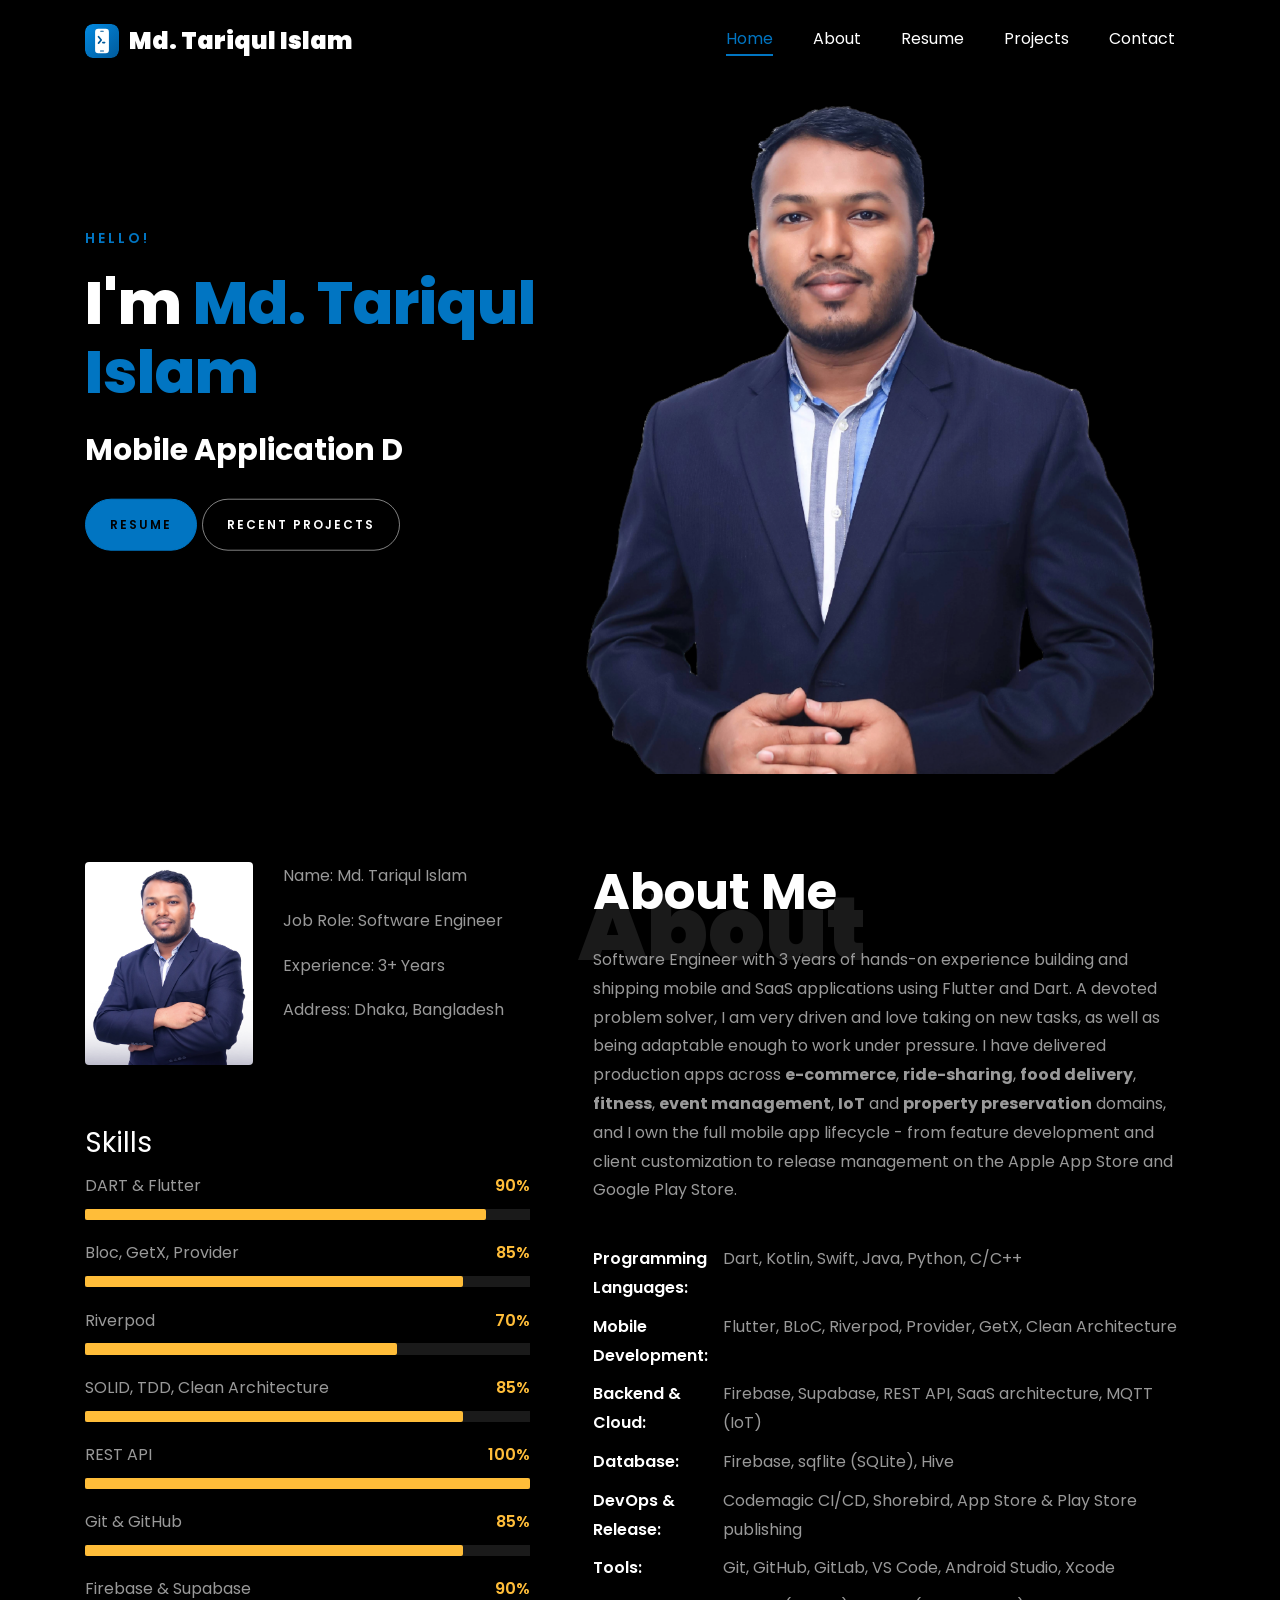
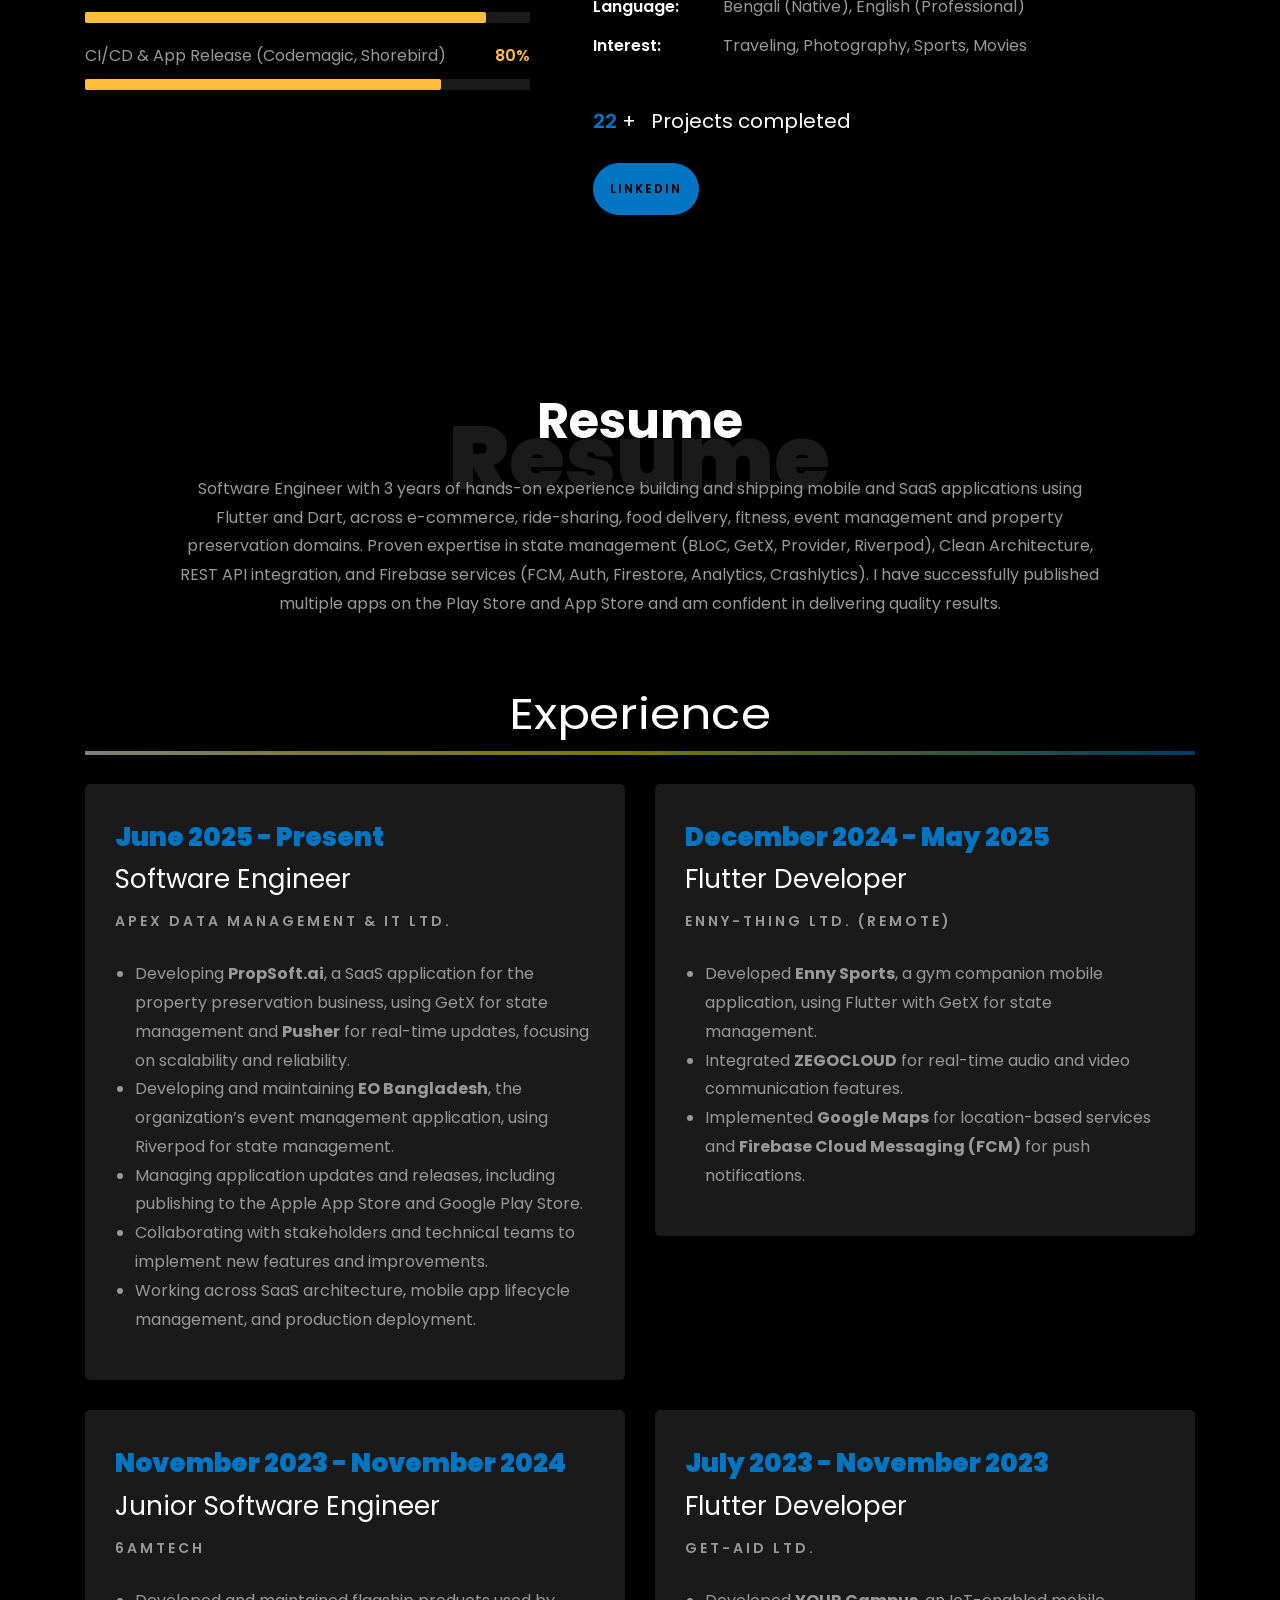
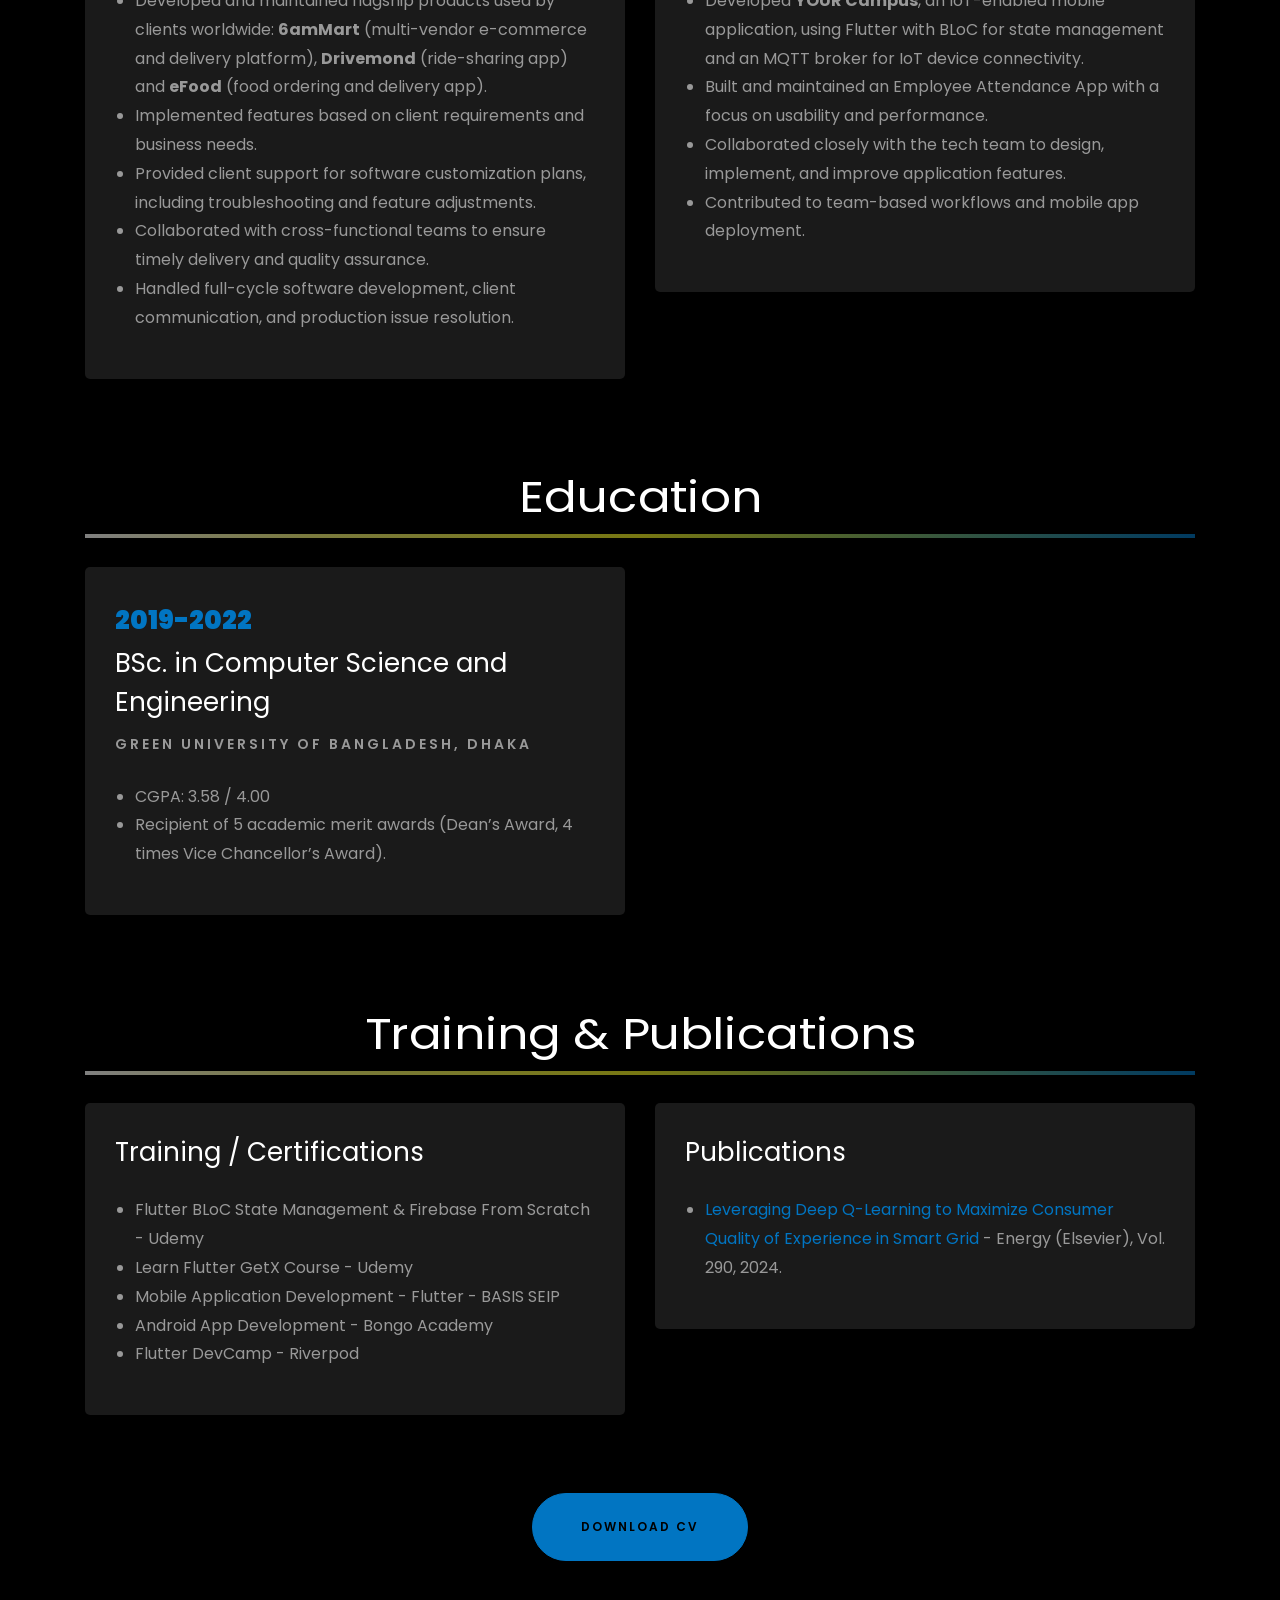
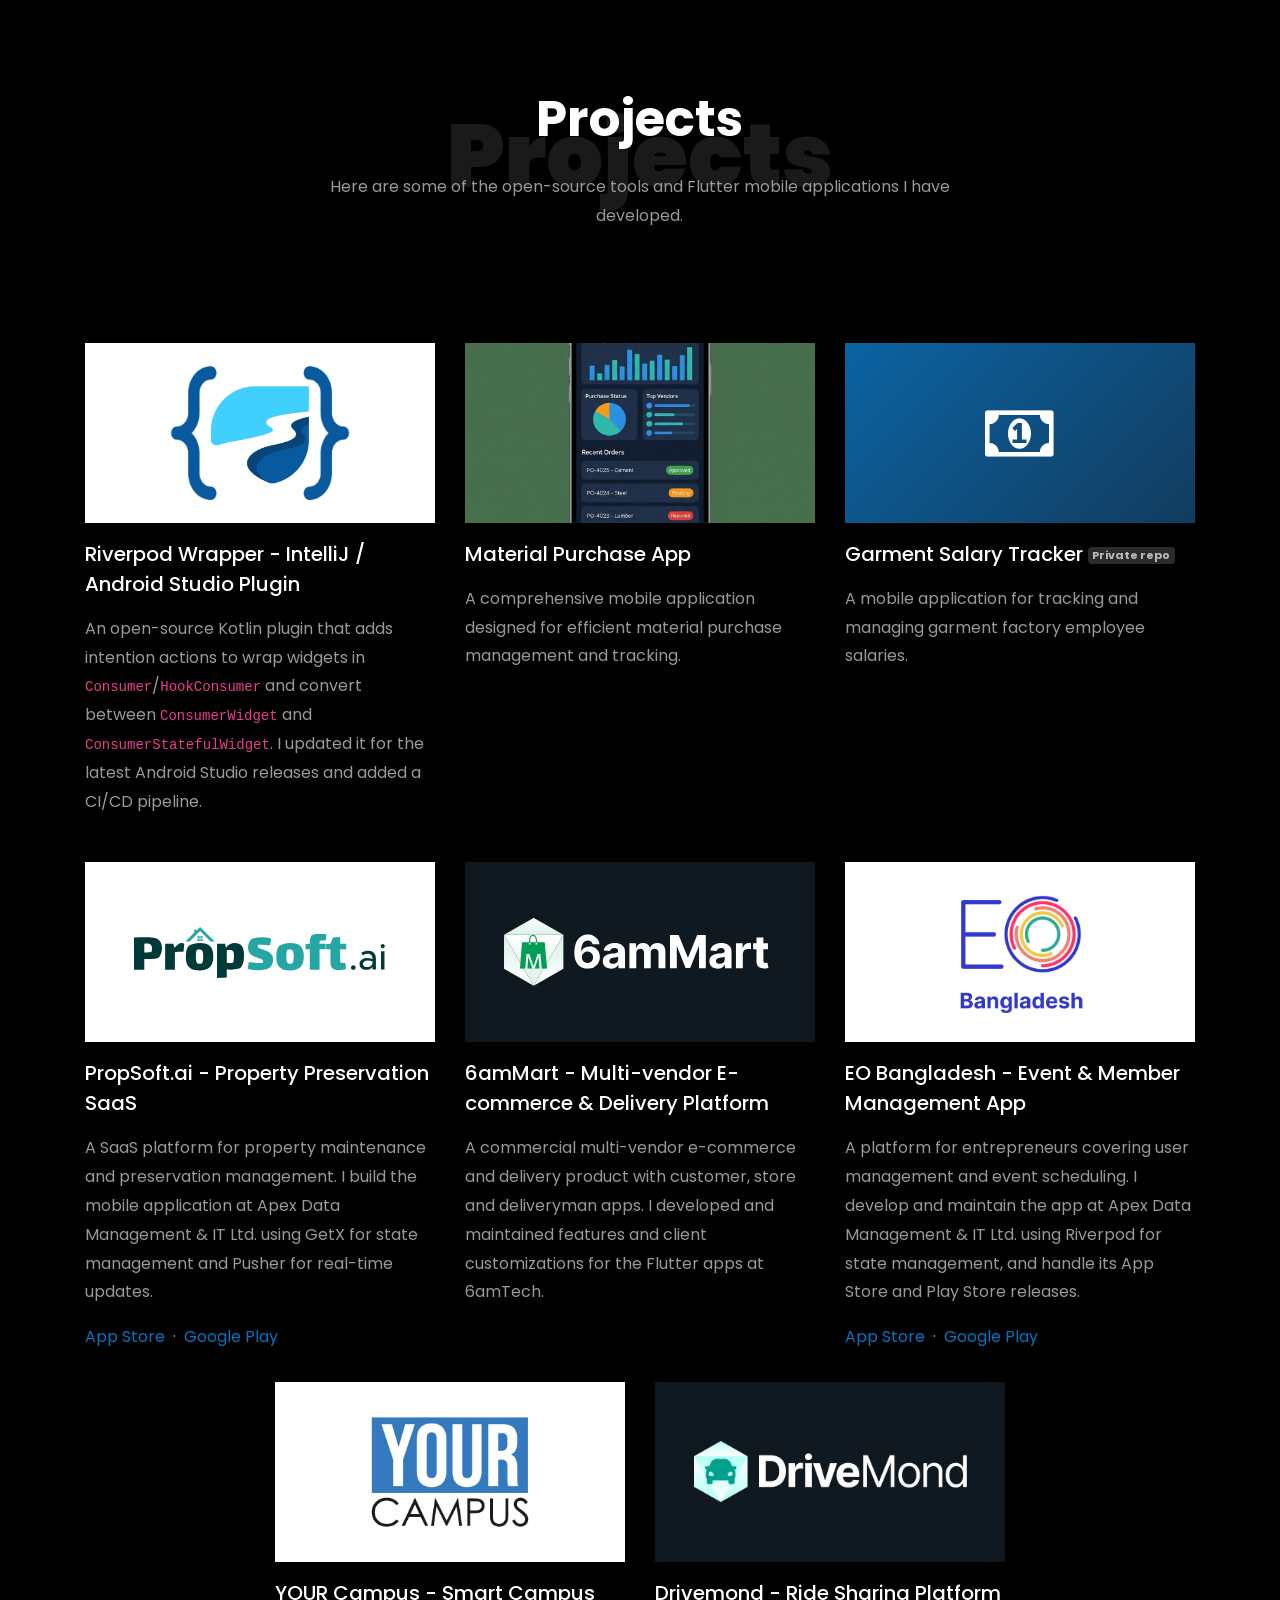
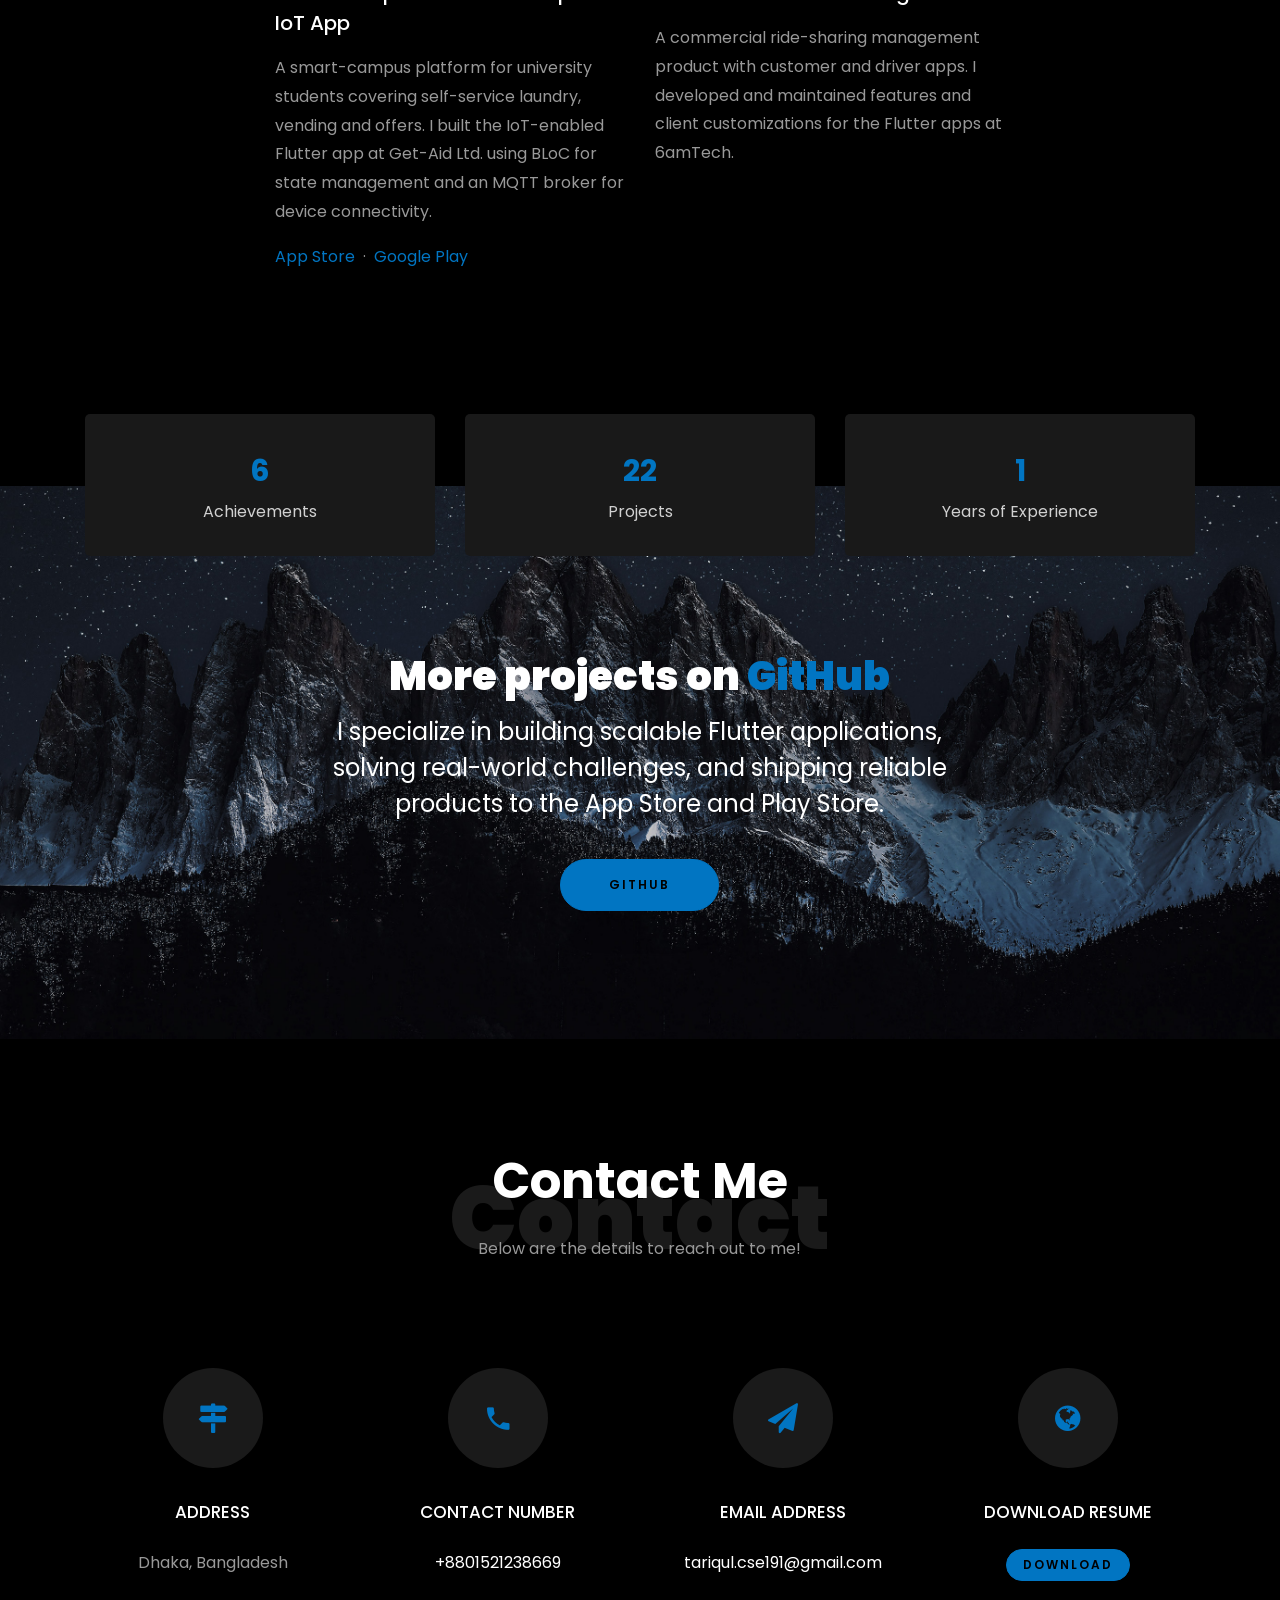
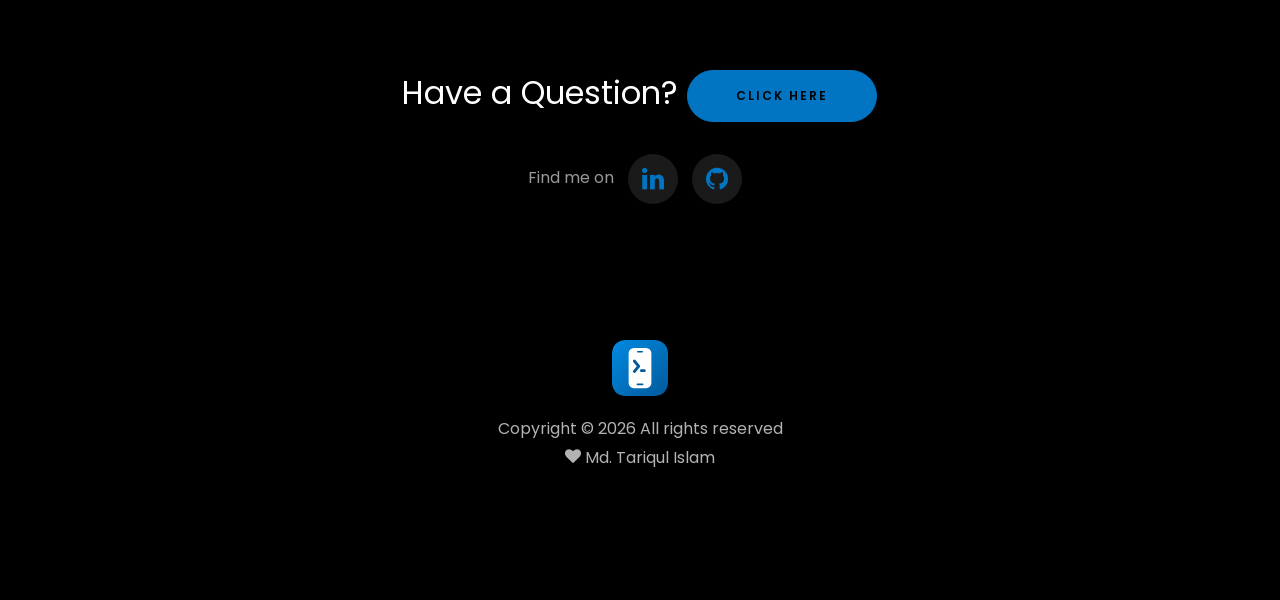
<file: index.html>
<!DOCTYPE html>
<html lang="en">

<head>
	<title>Md. Tariqul Islam's Portfolio</title>
	<meta charset="utf-8">
	<meta name="viewport" content="width=device-width, initial-scale=1, shrink-to-fit=no">

	<link rel="icon" href="images/favicon.ico" sizes="any">
	<link rel="icon" type="image/svg+xml" href="images/favicon.svg">
	<link rel="apple-touch-icon" href="images/apple-touch-icon.png">
	<meta name="theme-color" content="#0175C2">

	<link href="https://fonts.googleapis.com/css?family=Poppins:100,200,300,400,500,600,700,800,900" rel="stylesheet">

	<link rel="stylesheet" href="css/open-iconic-bootstrap.min.css">
	<link rel="stylesheet" href="css/animate.css">

	<link rel="stylesheet" href="css/owl.carousel.min.css">
	<link rel="stylesheet" href="css/owl.theme.default.min.css">
	<link rel="stylesheet" href="css/magnific-popup.css">

	<link rel="stylesheet" href="css/aos.css">

	<link rel="stylesheet" href="css/ionicons.min.css">

	<link rel="stylesheet" href="css/flaticon.css">
	<link rel="stylesheet" href="css/icomoon.css">
	<link rel="stylesheet" href="css/style.css">



	<style>
		/*======================================
//--//-->   ABOUT
======================================*/

		.about-mf .box-shadow-full {
			padding-top: 4rem;
			padding-bottom: 4rem;
		}

		.about-mf .about-img {
			margin-bottom: 2rem;
		}

		.about-mf .about-img img {
			margin-left: 10px;
		}


		.skill-mf .progress {
			/* background-color: #cde1f8; */
			margin: .5rem 0 1.2rem 0;
			border-radius: 0;
			height: .7rem;
		}

		.skill-mf .progress .progress-bar {
			height: .7rem;
			background-color: #ffbd39;
		}


		/* Animation styles */
		#typing-animation {
			position: relative;
			font-size: 30px;
			font-weight: bold;
			color: rgb(255, 255, 255);
			overflow: hidden;
			white-space: nowrap;
			animation: typing 3s steps(20, end) infinite;
		}

		#typing-animation:before {
			content: "";
			/* position: absolute; */
			top: 0;
			left: 0;
			width: 0;
			height: 100%;
			background-color: #ccc;
			animation: typing-cursor 0.5s ease-in-out infinite;
		}

		@keyframes typing {
			from {
				width: 0;
			}

			to {
				width: 100%;
			}
		}

		@keyframes typing-cursor {
			from {
				width: 5px;
			}

			to {
				width: 0;
			}
		}


		/* project image zoom effect */

		.zoom-effect {
			overflow: hidden;
			transition: transform 0.3s ease-out;
		}

		.zoom-effect:hover {
			transform: scale(1.1);
		}


		/* brand logo */

		.navbar-brand {
			display: inline-flex;
			align-items: center;
			gap: .6rem;
		}

		.navbar-brand .brand-logo {
			width: 34px;
			height: 34px;
			border-radius: 8px;
		}

		.footer-logo {
			width: 56px;
			height: 56px;
			border-radius: 13px;
			margin-bottom: 1.2rem;
		}
	</style>

	<!-- Responsive layer: must load last so it can override the fixed px sizing above -->
	<link rel="stylesheet" href="css/responsive.css">

</head>

<body data-spy="scroll" data-target=".site-navbar-target" data-offset="300">


	<nav class="navbar navbar-expand-lg navbar-dark ftco_navbar ftco-navbar-light site-navbar-target" id="ftco-navbar">
		<div class="container">
			<a class="navbar-brand" href="index.html">
				<img src="images/favicon.svg" alt="" class="brand-logo">
				<span>Md. Tariqul Islam</span>
			</a>
			<button class="navbar-toggler js-fh5co-nav-toggle fh5co-nav-toggle" type="button" data-toggle="collapse"
				data-target="#ftco-nav" aria-controls="ftco-nav" aria-expanded="false" aria-label="Toggle navigation">
				<span class="oi oi-menu"></span> Menu
			</button>

			<div class="collapse navbar-collapse" id="ftco-nav">
				<ul class="navbar-nav nav ml-auto">
					<li class="nav-item"><a href="#home-section" class="nav-link"><span>Home</span></a></li>
					<li class="nav-item"><a href="#about-section" class="nav-link"><span>About</span></a></li>
					<li class="nav-item"><a href="#resume-section" class="nav-link"><span>Resume</span></a></li>
					<li class="nav-item"><a href="#project-section" class="nav-link"><span>Projects</span></a></li>
					<li class="nav-item"><a href="#contact-section" class="nav-link"><span>Contact</span></a></li>
				</ul>
			</div>
		</div>
	</nav>
	<section id="home-section" class="hero">
		<div class="home-slider  owl-carousel">
			<div class="slider-item ">
				<div class="overlay"></div>
				<div class="container">
					<div class="row d-md-flex no-gutters slider-text align-items-end justify-content-end m-2 m-md-4"
						data-scrollax-parent="true">
						<div class="one-third js-fullheight order-md-last img"
							style="background-image:url(images/bg_6.png);">
							<div class="overlay"></div>
						</div>
						<div class="one-forth d-flex  align-items-center ftco-animate"
							data-scrollax=" properties: { translateY: '70%' }">
							<div class="text">
								<span class="subheading">Hello!</span>
								<h1 class="mb-4 mt-3">I'm <span>Md. Tariqul Islam</span></h1>

								<!-- Element to contain animated typing -->
								<span id="typing-animation"></span>

								<script>

									// Initialize the typing animation
									const typingAnimationElement = document.getElementById('typing-animation');

									// Create an array of typing text
									const typingTexts = [
										'Mobile Application Developer   ',
										'Flutter App Developer   ',
										'Software Engineer (Flutter)   '
									];

									// Create a function to display the typing animation for a given text
									function playTypingAnimation(text) {
										// Loop through each character and add it to the element
										for (let i = 0; i < text.length; i++) {
											setTimeout(() => {
												typingAnimationElement.textContent += text[i];
											}, i * 200); // Increase the delay to slow down the typing animation
										}

										// Once the animation is complete, reset the text and start over
										setTimeout(() => {
											typingAnimationElement.textContent = '';
											playTypingAnimation(typingTexts[(typingTexts.indexOf(text) + 1) % typingTexts.length]);
										}, text.length * 200);
									}

									// Start the typing animation loop
									playTypingAnimation(typingTexts[0]);

								</script>

								<br>
								<br>
								<!-- <h2>A Python Developer</h2> -->
								<!-- <h2 class="d-flex" style="margin-bottom: 0">With over 5 years of experience</h2> -->
								<!-- <br> -->
								<p>
									<a href="files/Md_Tariqul_Islam_CV.pdf"
										class="btn btn-primary py-3 px-4">Resume</a>
									<a href="https://github.com/EHTarek?tab=repositories"
										class="btn btn-white btn-outline-white py-3 px-4">Recent Projects</a>
								</p>
							</div>
						</div>
					</div>
				</div>
			</div>
		</div>
	</section>



	<section class="ftco-about img ftco-section ftco-no-pb" id="about-section">
		<div class="container">
			<div class="row d-flex align-items-stretch">
				<div class="col-md-6 col-lg-5 d-flex">
						<div class="img-about img d-flex align-items-stretch">
							<div class="overlay">
								<div class="row">
									<div class="col-sm-6 col-md-5">
										<div class="about-img">
											<img src="images/about-me.png" class="img-fluid rounded b-shadow-a" alt="">
										</div>
									</div>
									<!-- Details next to profile image -->
									<div class="col-sm-6 col-md-7">
										<div class="about-info">
											<p><span class="title-s">Name: </span> <span>Md. Tariqul Islam</span></p>
											<p><span class="title-s">Job Role: </span> <span>Software Engineer</span>
											</p>
											<p><span class="title-s">Experience: </span> <span>3+ Years</span>
											</p>
											<p><span class="title-s">Address: </span> <span>Dhaka, Bangladesh</span></p>
										</div>
									</div>
								</div>
								<br />
								<br />

								<div class="skill-mf">
									<h3 class="mb-2">Skills</h3>

									<span>DART & Flutter</span> <span class="float-right">90%</span>
									<div class="progress">
										<div class="progress-bar" role="progressbar" style="width: 90%"
											aria-valuenow="90" aria-valuemin="0" aria-valuemax="100"></div>
									</div>

									<span>Bloc, GetX, Provider</span> <span class="float-right">85%</span>
									<div class="progress">
										<div class="progress-bar" role="progressbar" style="width: 85%"
											aria-valuenow="85" aria-valuemin="0" aria-valuemax="100"></div>
									</div>

									<span>Riverpod</span> <span class="float-right">70%</span>
									<div class="progress">
										<div class="progress-bar" role="progressbar" style="width: 70%"
											aria-valuenow="70" aria-valuemin="0" aria-valuemax="100"></div>
									</div>

									<span>SOLID, TDD, Clean Architecture</span> <span class="float-right">85%</span>
									<div class="progress">
										<div class="progress-bar" role="progressbar" style="width: 85%"
											aria-valuenow="85" aria-valuemin="0" aria-valuemax="100"></div>
									</div>

									<span>REST API</span> <span class="float-right">100%</span>
									<div class="progress">
										<div class="progress-bar" role="progressbar" style="width: 100%;"
											aria-valuenow="100" aria-valuemin="0" aria-valuemax="100"></div>
									</div>

									<span>Git & GitHub</span> <span class="float-right">85%</span>
									<div class="progress">
										<div class="progress-bar" role="progressbar" style="width: 85%;"
											aria-valuenow="85" aria-valuemin="0" aria-valuemax="100"></div>
									</div>

									<span>Firebase & Supabase</span> <span class="float-right">90%</span>
									<div class="progress">
										<div class="progress-bar" role="progressbar" style="width: 90%;"
											aria-valuenow="90" aria-valuemin="0" aria-valuemax="100"></div>
									</div>

									<span>CI/CD & App Release (Codemagic, Shorebird)</span> <span
										class="float-right">80%</span>
									<div class="progress">
										<div class="progress-bar" role="progressbar" style="width: 80%;"
											aria-valuenow="80" aria-valuemin="0" aria-valuemax="100"></div>
									</div>

								</div>
							</div>
						</div>
					</div>

					<div class="col-md-6 col-lg-7 pl-lg-5 pb-5">
						<div class="row justify-content-start pb-3">
							<div class="col-md-12 heading-section ftco-animate">

								<h1 class="big">About</h1>
								<h2 class="mb-4">About Me</h2>

								<p>Software Engineer with 3 years of hands-on experience building and shipping
									mobile and SaaS applications using Flutter and Dart. A devoted problem solver, I am
									very driven and love taking on new tasks, as well as being adaptable enough to work
									under pressure. I have delivered production apps across
									<b>e-commerce</b>, <b>ride-sharing</b>, <b>food delivery</b>, <b>fitness</b>,
									<b>event management</b>, <b>IoT</b> and <b>property preservation</b> domains, and I
									own the full mobile app lifecycle - from feature development and client
									customization to release management on the Apple App Store and Google Play Store.
								</p>
								<ul class="about-info mt-4 px-md-0 px-2">
									<li class="d-flex"><span>Programming Languages:</span> <span>Dart, Kotlin, Swift,
											Java, Python, C/C++</span></li>
									<li class="d-flex"><span>Mobile Development:</span> <span>Flutter, BLoC, Riverpod,
											Provider, GetX, Clean Architecture</span></li>
									<li class="d-flex"><span>Backend & Cloud:</span> <span>Firebase, Supabase, REST
											API, SaaS architecture, MQTT (IoT)</span></li>
									<li class="d-flex"><span>Database:</span> <span>Firebase, sqflite (SQLite),
											Hive</span></li>
									<li class="d-flex"><span>DevOps & Release:</span> <span>Codemagic CI/CD, Shorebird,
											App Store & Play Store publishing</span></li>
									<li class="d-flex"><span>Tools:</span> <span>Git, GitHub, GitLab, VS Code, Android
											Studio, Xcode</span></li>
									<li class="d-flex"><span>Language:</span> <span>Bengali (Native), English
											(Professional)</span></li>
									<li class="d-flex"><span>Interest:</span> <span>Traveling, Photography, Sports,
											Movies</span></li>
								</ul>
							</div>
						</div>


						<div class="counter-wrap ftco-animate d-flex mt-md-3">
							<div class="text">
								<p class="mb-4">
									<span class="number" data-number="50">0</span> <span>+</span>
									<span>&nbsp; Projects completed</span>
								</p>
								<p><a href="https://www.linkedin.com/in/ehtarek" target="_blank"
										class="btn btn-primary py-3 px-3">LinkedIn</a></p>
							</div>
						</div>
					</div>
				</div>
			</div>
	</section>



	<section class="ftco-section ftco-no-pb" id="resume-section">
		<div class="container">
			<div class="row justify-content-center pb-5">
				<div class="col-md-10 heading-section text-center ftco-animate">
					<h1 class="big big-2">Resume</h1>
					<h2 class="mb-4">Resume</h2>
					<p>Software Engineer with 3 years of hands-on experience building and shipping mobile and SaaS
						applications using Flutter and Dart, across e-commerce, ride-sharing, food delivery, fitness,
						event management and property preservation domains.
						Proven expertise in state management (BLoC, GetX, Provider, Riverpod), Clean Architecture, REST
						API integration, and Firebase services (FCM, Auth, Firestore, Analytics, Crashlytics).
						I have successfully published multiple apps on the Play Store and App Store and am confident in
						delivering quality results.
					</p>
				</div>
			</div>

			<div class="row">
				<div class="col-12">
					<h1 class="big-4">Experience</h1>
					<div class="underline"></div>
				</div>
			</div>
			<br>

			<div class="row">
				<div class="col-md-6">
					<div class="resume-wrap ftco-animate">
						<span class="date">June 2025 - Present</span>
						<h2>Software Engineer</h2>
						<span class="position">Apex Data Management & IT Ltd.</span>
						<p class="mt-4">
						<ul style="list-style-type: disc; padding-left: 20px;">
							<li>Developing <b>PropSoft.ai</b>, a SaaS application for the property preservation
								business, using GetX for state management and <b>Pusher</b> for real-time updates,
								focusing on scalability and reliability.</li>
							<li>Developing and maintaining <b>EO Bangladesh</b>, the organization’s event management
								application, using Riverpod for state management.</li>
							<li>Managing application updates and releases, including publishing to the Apple App Store
								and
								Google Play Store.</li>
							<li>Collaborating with stakeholders and technical teams to implement new features and
								improvements.</li>
							<li>Working across SaaS architecture, mobile app lifecycle management, and production
								deployment.</li>
						</ul>
						</p>
					</div>
				</div>

				<div class="col-md-6">
					<div class="resume-wrap ftco-animate">
						<span class="date">December 2024 - May 2025</span>
						<h2>Flutter Developer</h2>
						<span class="position">Enny-Thing Ltd. (Remote)</span>
						<p class="mt-4">
						<ul style="list-style-type: disc; padding-left: 20px;">
							<li>Developed <b>Enny Sports</b>, a gym companion mobile application, using Flutter with
								GetX for state management.</li>
							<li>Integrated <b>ZEGOCLOUD</b> for real-time audio and video communication features.</li>
							<li>Implemented <b>Google Maps</b> for location-based services and <b>Firebase Cloud
									Messaging (FCM)</b> for push notifications.</li>
						</ul>
						</p>
					</div>
				</div>

				<div class="col-md-6">
					<div class="resume-wrap ftco-animate">
						<span class="date">November 2023 - November 2024</span>
						<h2>Junior Software Engineer</h2>
						<span class="position">6amTech</span>
						<p class="mt-4">
						<ul style="list-style-type: disc; padding-left: 20px;">
							<li>Developed and maintained flagship products used by clients worldwide: <b>6amMart</b>
								(multi-vendor e-commerce and delivery platform), <b>Drivemond</b> (ride-sharing app) and
								<b>eFood</b> (food ordering and delivery app).</li>
							<li>Implemented features based on client requirements and business needs.</li>
							<li>Provided client support for software customization plans, including troubleshooting and
								feature adjustments.</li>
							<li>Collaborated with cross-functional teams to ensure timely delivery and quality
								assurance.</li>
							<li>Handled full-cycle software development, client communication, and production issue
								resolution.</li>
						</ul>
						</p>
					</div>
				</div>

				<div class="col-md-6">
					<div class="resume-wrap ftco-animate">
						<span class="date">July 2023 - November 2023</span>
						<h2>Flutter Developer</h2>
						<span class="position">Get-Aid Ltd.</span>
						<p class="mt-4">
						<ul style="list-style-type: disc; padding-left: 20px;">
							<li>Developed <b>YOUR Campus</b>, an IoT-enabled mobile application, using Flutter with BLoC
								for state management and an MQTT broker for IoT device connectivity.</li>
							<li>Built and maintained an Employee Attendance App with a focus on usability and
								performance.</li>
							<li>Collaborated closely with the tech team to design, implement, and improve application
								features.</li>
							<li>Contributed to team-based workflows and mobile app deployment.</li>
						</ul>
						</p>
					</div>
				</div>
			</div>

			<br><br>

			<div class="row">
				<div class="col-12">
					<h1 class="big-4">Education</h1>
					<div class="underline"></div>
				</div>
			</div>
			<br>

			<div class="row">
				<div class="col-md-6">
					<div class="resume-wrap ftco-animate">
						<span class="date">2019-2022</span>
						<h2>BSc. in Computer Science and Engineering</h2>
						<span class="position">Green University of Bangladesh, Dhaka</span>
						<p class="mt-4">
						<ul style="list-style-type: disc; padding-left: 20px;">
							<li>CGPA: 3.58 / 4.00</li>
							<li>Recipient of 5 academic merit awards (Dean’s Award, 4 times Vice Chancellor’s Award).
							</li>
						</ul>
						</p>
					</div>
				</div>
			</div>

			<br><br>

			<div class="row">
				<div class="col-12">
					<h1 class="big-4">Training & Publications</h1>
					<div class="underline"></div>
				</div>
			</div>
			<br>

			<div class="row">
				<div class="col-md-6">
					<div class="resume-wrap ftco-animate">
						<h2>Training / Certifications</h2>
						<p class="mt-4">
						<ul style="list-style-type: disc; padding-left: 20px;">
							<li>Flutter BLoC State Management &amp; Firebase From Scratch - Udemy</li>
							<li>Learn Flutter GetX Course - Udemy</li>
							<li>Mobile Application Development - Flutter - BASIS SEIP</li>
							<li>Android App Development - Bongo Academy</li>
							<li>Flutter DevCamp - Riverpod</li>
						</ul>
						</p>
					</div>
				</div>

				<div class="col-md-6">
					<div class="resume-wrap ftco-animate">
						<h2>Publications</h2>
						<p class="mt-4">
						<ul style="list-style-type: disc; padding-left: 20px;">
							<li><a href="https://doi.org/10.1016/j.energy.2023.130165" target="_blank">Leveraging Deep
									Q-Learning to Maximize Consumer Quality of Experience in Smart Grid</a> - Energy
								(Elsevier), Vol. 290, 2024.</li>
						</ul>
						</p>
					</div>
				</div>
			</div>

			<div class="row justify-content-center mt-5">
				<div class="col-md-6 text-center ftco-animate">
					<p><a href="files/Md_Tariqul_Islam_CV.pdf" download
							class="btn btn-primary py-4 px-5">Download CV</a></p>
				</div>
			</div>
		</div>
	</section>


	<!-- Project Showcase  -->
	<section class="ftco-section" id="project-section">
		<div class="container">
			<div class="row justify-content-center mb-5 pb-5">
				<div class="col-md-7 heading-section text-center ftco-animate">
					<h1 class="big big-2">Projects</h1>
					<h2 class="mb-4">Projects</h2>
					<p>Here are some of the open-source tools and Flutter mobile applications I have developed.</p>
				</div>
			</div>

			<div class="row d-flex justify-content-center">
				<!-- Project 1 - Riverpod Wrapper -->
				<div class="col-sm-6 col-lg-4 d-flex ftco-animate">
					<div class="blog-entry justify-content-end">
						<a href="https://github.com/EHTarek/riverpod-wrapper" class="block-20 zoom-effect"
							style="background-image: url('images/proj_riverpod_wrapper.svg'); background-size: contain; background-color: #ffffff;">
						</a>
						<div class="text mt-3 float-right d-block">
							<h3 class="heading"><a href="https://github.com/EHTarek/riverpod-wrapper">Riverpod Wrapper
									- IntelliJ / Android Studio Plugin</a></h3>
							<p>An open-source Kotlin plugin that adds intention actions to wrap widgets in
								<code>Consumer</code>/<code>HookConsumer</code> and convert between
								<code>ConsumerWidget</code> and <code>ConsumerStatefulWidget</code>. I updated it for
								the latest Android Studio releases and added a CI/CD pipeline.
							</p>
						</div>
					</div>
				</div>

				<!-- Project 2 -->
				<div class="col-sm-6 col-lg-4 d-flex ftco-animate">
					<div class="blog-entry justify-content-end">
						<a href="https://github.com/EHTarek/material_purchase_app" class="block-20 zoom-effect"
							style="background-image: url('images/proj_flutter_3.png');">
						</a>
						<div class="text mt-3 float-right d-block">
							<h3 class="heading"><a href="https://github.com/EHTarek/material_purchase_app">Material
									Purchase App</a></h3>
							<p>A comprehensive mobile application designed for efficient material purchase management
								and tracking.</p>
						</div>
					</div>
				</div>

				<!-- Project 3 -->
				<div class="col-sm-6 col-lg-4 d-flex ftco-animate">
					<div class="blog-entry justify-content-end">
						<div class="block-20"
							style="display: flex; align-items: center; justify-content: center; background-image: linear-gradient(135deg, #0b63a3 0%, #123c5e 100%);">
							<span class="icon-money" style="font-size: 64px; color: #ffffff;"></span>
						</div>
						<div class="text mt-3 float-right d-block">
							<h3 class="heading">Garment Salary Tracker <span class="badge"
									style="background-color: #2c2c2c; color: #bbbbbb; font-size: 11px; vertical-align: middle;">Private
									repo</span></h3>
							<p>A mobile application for tracking and managing garment factory employee salaries.</p>
						</div>
					</div>
				</div>

				<!-- Project 4 -->
				<div class="col-sm-6 col-lg-4 d-flex ftco-animate">
					<div class="blog-entry justify-content-end">
						<a href="https://propsoft.ai/" class="block-20 zoom-effect"
							style="background-image: url('images/proj_propsoft.svg'); background-size: 72% auto; background-color: #ffffff;">
						</a>
						<div class="text mt-3 float-right d-block">
							<h3 class="heading"><a href="https://propsoft.ai/">PropSoft.ai - Property Preservation
									SaaS</a></h3>
							<p>A SaaS platform for property maintenance and preservation management. I build the mobile
								application at Apex Data Management &amp; IT Ltd. using GetX for state management and
								Pusher for real-time updates.</p>
							<p class="mb-0"><a href="https://apps.apple.com/us/app/propsoft-ai/id6443734419">App
									Store</a> &nbsp;&middot;&nbsp; <a
									href="https://play.google.com/store/apps/details?id=ai.propsoft">Google Play</a></p>
						</div>
					</div>
				</div>

				<!-- Project 5 -->
				<div class="col-sm-6 col-lg-4 d-flex ftco-animate">
					<div class="blog-entry justify-content-end">
						<a href="https://6ammart.app" class="block-20 zoom-effect"
							style="background-image: url('images/proj_6ammart.svg'); background-size: 78% auto; background-color: #101820;">
						</a>
						<div class="text mt-3 float-right d-block">
							<h3 class="heading"><a href="https://6ammart.app">6amMart - Multi-vendor E-commerce &amp;
									Delivery Platform</a></h3>
							<p>A commercial multi-vendor e-commerce and delivery product with customer, store and
								deliveryman apps. I developed and maintained features and client customizations for the
								Flutter apps at 6amTech.</p>
						</div>
					</div>
				</div>

				<!-- Project 6 -->
				<div class="col-sm-6 col-lg-4 d-flex ftco-animate">
					<div class="blog-entry justify-content-end">
						<a href="https://play.google.com/store/apps/details?id=eo.bd.eo_bangladesh"
							class="block-20 zoom-effect"
							style="background-image: url('images/proj_eo_bangladesh.png'); background-size: contain; background-color: #ffffff;">
						</a>
						<div class="text mt-3 float-right d-block">
							<h3 class="heading">EO Bangladesh - Event &amp; Member Management App</h3>
							<p>A platform for entrepreneurs covering user management and event scheduling. I develop and
								maintain the app at Apex Data Management &amp; IT Ltd. using Riverpod for state
								management, and handle its App Store and Play Store releases.</p>
							<p class="mb-0"><a href="https://apps.apple.com/sg/app/eo-bangladesh/id6711334985">App
									Store</a> &nbsp;&middot;&nbsp; <a
									href="https://play.google.com/store/apps/details?id=eo.bd.eo_bangladesh">Google
									Play</a></p>
						</div>
					</div>
				</div>

				<!-- Project 7 -->
				<div class="col-sm-6 col-lg-4 d-flex ftco-animate">
					<div class="blog-entry justify-content-end">
						<a href="https://your-campus.com" class="block-20 zoom-effect"
							style="background-image: url('images/proj_your_campus.png'); background-size: contain; background-color: #ffffff;">
						</a>
						<div class="text mt-3 float-right d-block">
							<h3 class="heading"><a href="https://your-campus.com">YOUR Campus - Smart Campus IoT App</a>
							</h3>
							<p>A smart-campus platform for university students covering self-service laundry, vending
								and offers. I built the IoT-enabled Flutter app at Get-Aid Ltd. using BLoC for state
								management and an MQTT broker for device connectivity.</p>
							<p class="mb-0"><a href="https://apps.apple.com/dk/app/your-campus/id6464159149">App
									Store</a> &nbsp;&middot;&nbsp; <a
									href="https://play.google.com/store/apps/details?id=com.mnt.your_campus">Google
									Play</a></p>
						</div>
					</div>
				</div>

				<!-- Project 8 -->
				<div class="col-sm-6 col-lg-4 d-flex ftco-animate">
					<div class="blog-entry justify-content-end">
						<a href="https://drivemond.app" class="block-20 zoom-effect"
							style="background-image: url('images/proj_drivemond.webp'); background-size: 78% auto; background-color: #101820;">
						</a>
						<div class="text mt-3 float-right d-block">
							<h3 class="heading"><a href="https://drivemond.app">Drivemond - Ride Sharing Platform</a>
							</h3>
							<p>A commercial ride-sharing management product with customer and driver apps. I developed
								and maintained features and client customizations for the Flutter apps at 6amTech.</p>
						</div>
					</div>
				</div>
			</div>
		</div>
	</section>




	<section class="ftco-section ftco-no-pt ftco-no-pb ftco-counter img" id="section-counter">
		<div class="container">
			<div class="row d-md-flex align-items-center">
				<div class="col-md d-flex justify-content-center counter-wrap ftco-animate">
					<div class="block-18">
						<div class="text">
							<strong class="number" data-number="15">0</strong>
							<span>Achievements</span>
						</div>
					</div>
				</div>
				<div class="col-md d-flex justify-content-center counter-wrap ftco-animate">
					<div class="block-18">
						<div class="text">
							<strong class="number" data-number="50">0</strong>
							<span>Projects</span>
						</div>
					</div>
				</div>
				<div class="col-md d-flex justify-content-center counter-wrap ftco-animate">
					<div class="block-18">
						<div class="text">
							<strong class="number" data-number="3">0</strong>
							<span>Years of Experience</span>
						</div>
					</div>
				</div>
			</div>
		</div>

		<div class="ftco-section ftco-hireme img margin-top" style="background-image: url(images/bg_1.jpg)">
			<div class="container">
				<div class="row justify-content-center">
					<div class="col-md-7 ftco-animate text-center">
						<h2>More projects on<span> GitHub</span></h2>
						<div class="heading">
							<h4>I specialize in building scalable Flutter applications, solving real-world challenges,
								and shipping reliable products to the App Store and Play Store.</h4>
							<br>
							<p><a href="https://github.com/EHTarek?tab=repositories" target="_blank"
									class="btn btn-primary py-3 px-5">GitHub</a></p>
						</div>
					</div>
				</div>
			</div>
		</div>
	</section>



	<section class="ftco-section contact-section ftco-no-pb" id="contact-section">
		<div class="container">
			<div class="row justify-content-center mb-5 pb-3">
				<div class="col-md-7 heading-section text-center ftco-animate">
					<h1 class="big big-2">Contact</h1>
					<h2 class="mb-4">Contact Me</h2>
					<p>Below are the details to reach out to me!</p>
				</div>
			</div>

			<div class="row d-flex contact-info mb-5">
				<div class="col-sm-6 col-lg-3 d-flex ftco-animate">
					<div class="align-self-stretch box p-4 text-center">
						<div class="icon d-flex align-items-center justify-content-center">
							<span class="icon-map-signs"></span>
						</div>
						<h3 class="mb-4">Address</h3>
						<p>Dhaka, Bangladesh</p>
					</div>
				</div>
				<div class="col-sm-6 col-lg-3 d-flex ftco-animate">
					<div class="align-self-stretch box p-4 text-center">
						<div class="icon d-flex align-items-center justify-content-center">
							<span class="icon-phone2"></span>
						</div>
						<h3 class="mb-4">Contact Number</h3>
						<p><a href="tel://+8801521238669">+8801521238669</a></p>
					</div>
				</div>
				<div class="col-sm-6 col-lg-3 d-flex ftco-animate">
					<div class="align-self-stretch box p-4 text-center">
						<div class="icon d-flex align-items-center justify-content-center">
							<span class="icon-paper-plane"></span>
						</div>
						<h3 class="mb-4">Email Address</h3>
						<p><a href="mailto:tariqul.cse191@gmail.com">tariqul.cse191@gmail.com</a></p>
					</div>
				</div>
				<div class="col-sm-6 col-lg-3 d-flex ftco-animate">
					<div class="align-self-stretch box p-4 text-center">
						<div class="icon d-flex align-items-center justify-content-center">
							<span class="icon-globe"></span>
						</div>
						<h3 class="mb-4">Download Resume</h3>
						<p><a href="files/Md_Tariqul_Islam_CV.pdf" download
								class="btn btn-primary px-3">Download</a></p>
					</div>
				</div>

			</div>

			<div class="row justify-content-center mt-5">
				<div class="col-md-9 col-lg-7 ftco-animate text-center">
					<h2>Have a<span> Question? </span> <a href="mailto:tariqul.cse191@gmail.com"
							class="btn btn-primary py-3 px-5">Click Here</a> </h2>
				</div>
			</div>

			<div class="row justify-content-center mt-4 pb-4">
				<div class="col-12">
					<ul
						class="ftco-footer-social list-unstyled d-flex flex-wrap justify-content-center align-items-center mb-0">
						<li class="ftco-animate normal-txt">Find me on </li>
						<!-- <li class="ftco-animate"><a href="#"><span class="icon-youtube"></span></a></li> -->
						<li class="ftco-animate"><a href="https://www.linkedin.com/in/ehtarek" target="_blank"
								aria-label="LinkedIn"><span class="icon-linkedin"></span></a></li>
						<li class="ftco-animate"><a href="https://github.com/EHTarek" target="_blank"
								aria-label="GitHub"><span class="icon-github"></span></a></li>
						<!-- <li class="ftco-animate"><a href="https://twitter.com/"><span class="icon-twitter"></span></a></li>
					  <li class="ftco-animate"><a href="https://twitter.com/"><span class="icon-facebook"></span></a></li> -->
						<!-- <li class="ftco-animate"><a href="https://www.instagram.com/shamimkhaled/"><span class="icon-instagram"></span></a></li> -->
					</ul>
				</div>
			</div>
		</div>
	</section>




	<footer class="ftco-footer ftco-section">
		<div class="container">
			<div class="row">
				<div class="col-md-12 text-center">

					<a href="index.html"><img src="images/favicon.svg" alt="Md. Tariqul Islam"
							class="footer-logo"></a>

					<p><!-- Link back to Colorlib can't be removed. Template is licensed under CC BY 3.0. -->
						Copyright &copy;
						<script>document.write(new Date().getFullYear());</script> All rights reserved <br>
						<i class="icon-heart color-danger" aria-hidden="true"></i> <a href="https://www.tariqul.bd"
							target="_blank">Md.
							Tariqul Islam</a>
					</p>
				</div>
			</div>
		</div>
	</footer>


	<!-- loader -->
	<div id="ftco-loader" class="show fullscreen"><svg class="circular" width="48px" height="48px">
			<circle class="path-bg" cx="24" cy="24" r="22" fill="none" stroke-width="4" stroke="#eeeeee" />
			<circle class="path" cx="24" cy="24" r="22" fill="none" stroke-width="4" stroke-miterlimit="10"
				stroke="#F96D00" />
		</svg></div>


	<script src="js/jquery.min.js"></script>
	<script src="js/jquery-migrate-3.0.1.min.js"></script>
	<script src="js/popper.min.js"></script>
	<script src="js/bootstrap.min.js"></script>
	<script src="js/jquery.easing.1.3.js"></script>
	<script src="js/jquery.waypoints.min.js"></script>
	<script src="js/jquery.stellar.min.js"></script>
	<script src="js/owl.carousel.min.js"></script>
	<script src="js/jquery.magnific-popup.min.js"></script>
	<script src="js/aos.js"></script>
	<script src="js/jquery.animateNumber.min.js"></script>
	<script src="js/scrollax.min.js"></script>

	<script src="js/main.js"></script>

</body>

</html>
</file>
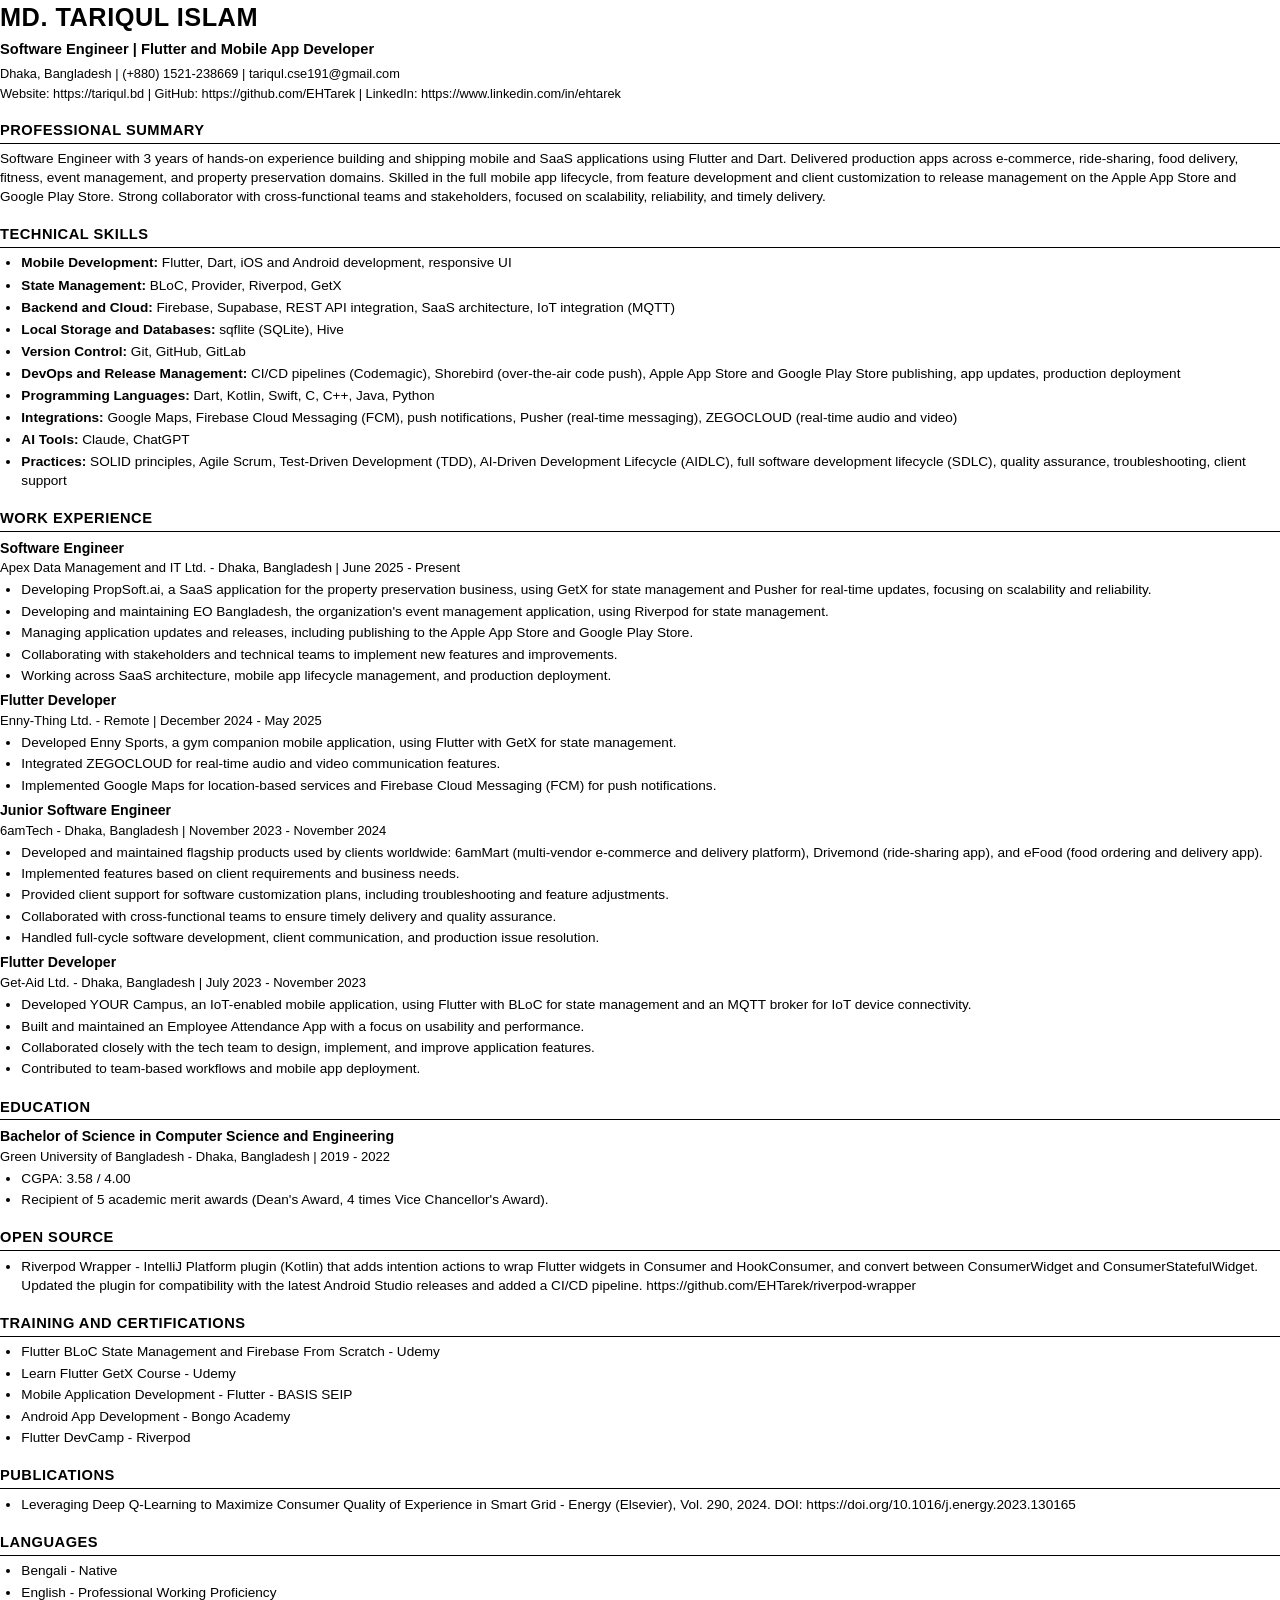
<file: files/Md_Tariqul_Islam_CV_source.html>
<!DOCTYPE html>
<html lang="en">

<head>
	<meta charset="utf-8">
	<title>Md. Tariqul Islam - Software Engineer - CV</title>
	<style>
		@page {
			size: A4;
			margin: 14mm 15mm;
		}

		* {
			box-sizing: border-box;
		}

		body {
			font-family: Arial, Helvetica, sans-serif;
			font-size: 10.2pt;
			line-height: 1.38;
			color: #000000;
			margin: 0;
			padding: 0;
		}

		h1 {
			font-size: 19pt;
			letter-spacing: 0.5px;
			margin: 0 0 3pt 0;
			text-transform: uppercase;
		}

		.role {
			font-size: 11pt;
			font-weight: bold;
			margin: 0 0 4pt 0;
		}

		.contact {
			font-size: 9.6pt;
			margin: 0 0 2pt 0;
		}

		h2 {
			font-size: 11pt;
			text-transform: uppercase;
			letter-spacing: 0.5px;
			margin: 13pt 0 5pt 0;
			padding-bottom: 2pt;
			border-bottom: 1px solid #000000;
		}

		h3 {
			font-size: 10.6pt;
			margin: 9pt 0 1pt 0;
		}

		h3:first-of-type {
			margin-top: 4pt;
		}

		.meta {
			font-size: 9.8pt;
			margin: 0 0 3pt 0;
		}

		p {
			margin: 0 0 4pt 0;
			text-align: left;
		}

		ul {
			margin: 0 0 4pt 0;
			padding-left: 16pt;
		}

		li {
			margin: 0 0 2pt 0;
		}

		.skills li {
			margin: 0 0 2.5pt 0;
		}

		a {
			color: #000000;
			text-decoration: none;
		}

		.job,
		.block {
			page-break-inside: avoid;
			break-inside: avoid;
		}

		h2 {
			page-break-after: avoid;
			break-after: avoid;
		}
	</style>
</head>

<body>

	<h1>Md. Tariqul Islam</h1>
	<p class="role">Software Engineer | Flutter and Mobile App Developer</p>
	<p class="contact">Dhaka, Bangladesh | (+880) 1521-238669 | tariqul.cse191@gmail.com</p>
	<p class="contact">Website: https://tariqul.bd | GitHub: https://github.com/EHTarek | LinkedIn:
		https://www.linkedin.com/in/ehtarek</p>

	<h2>Professional Summary</h2>
	<p>Software Engineer with 3 years of hands-on experience building and shipping mobile and SaaS applications using
		Flutter and Dart. Delivered production apps across e-commerce, ride-sharing, food delivery, fitness, event
		management, and property preservation domains. Skilled in the full mobile app lifecycle, from feature development
		and client customization to release management on the Apple App Store and Google Play Store. Strong collaborator
		with cross-functional teams and stakeholders, focused on scalability, reliability, and timely delivery.</p>

	<h2>Technical Skills</h2>
	<ul class="skills">
		<li><b>Mobile Development:</b> Flutter, Dart, iOS and Android development, responsive UI</li>
		<li><b>State Management:</b> BLoC, Provider, Riverpod, GetX</li>
		<li><b>Backend and Cloud:</b> Firebase, Supabase, REST API integration, SaaS architecture, IoT integration
			(MQTT)</li>
		<li><b>Local Storage and Databases:</b> sqflite (SQLite), Hive</li>
		<li><b>Version Control:</b> Git, GitHub, GitLab</li>
		<li><b>DevOps and Release Management:</b> CI/CD pipelines (Codemagic), Shorebird (over-the-air code push), Apple
			App Store and Google Play Store publishing, app updates, production deployment</li>
		<li><b>Programming Languages:</b> Dart, Kotlin, Swift, C, C++, Java, Python</li>
		<li><b>Integrations:</b> Google Maps, Firebase Cloud Messaging (FCM), push notifications, Pusher (real-time
			messaging), ZEGOCLOUD (real-time audio and video)</li>
		<li><b>AI Tools:</b> Claude, ChatGPT</li>
		<li><b>Practices:</b> SOLID principles, Agile Scrum, Test-Driven Development (TDD), AI-Driven Development
			Lifecycle (AIDLC), full software development lifecycle (SDLC), quality assurance, troubleshooting, client
			support</li>
	</ul>

	<h2>Work Experience</h2>

	<div class="job">
	<h3>Software Engineer</h3>
	<p class="meta">Apex Data Management and IT Ltd. - Dhaka, Bangladesh | June 2025 - Present</p>
	<ul>
		<li>Developing PropSoft.ai, a SaaS application for the property preservation business, using GetX for state
			management and Pusher for real-time updates, focusing on scalability and reliability.</li>
		<li>Developing and maintaining EO Bangladesh, the organization's event management application, using Riverpod
			for state management.</li>
		<li>Managing application updates and releases, including publishing to the Apple App Store and Google Play
			Store.</li>
		<li>Collaborating with stakeholders and technical teams to implement new features and improvements.</li>
		<li>Working across SaaS architecture, mobile app lifecycle management, and production deployment.</li>
	</ul>
	</div>

	

	<div class="job">
	<h3>Flutter Developer</h3>
	<p class="meta">Enny-Thing Ltd. - Remote | December 2024 - May 2025</p>
	<ul>
		<li>Developed Enny Sports, a gym companion mobile application, using Flutter with GetX for state management.
		</li>
		<li>Integrated ZEGOCLOUD for real-time audio and video communication features.</li>
		<li>Implemented Google Maps for location-based services and Firebase Cloud Messaging (FCM) for push
			notifications.</li>
	</ul>
	</div>

	

	<div class="job">
	<h3>Junior Software Engineer</h3>
	<p class="meta">6amTech - Dhaka, Bangladesh | November 2023 - November 2024</p>
	<ul>
		<li>Developed and maintained flagship products used by clients worldwide: 6amMart (multi-vendor e-commerce and
			delivery platform), Drivemond (ride-sharing app), and eFood (food ordering and delivery app).</li>
		<li>Implemented features based on client requirements and business needs.</li>
		<li>Provided client support for software customization plans, including troubleshooting and feature
			adjustments.</li>
		<li>Collaborated with cross-functional teams to ensure timely delivery and quality assurance.</li>
		<li>Handled full-cycle software development, client communication, and production issue resolution.</li>
	</ul>
	</div>

	

	<div class="job">
	<h3>Flutter Developer</h3>
	<p class="meta">Get-Aid Ltd. - Dhaka, Bangladesh | July 2023 - November 2023</p>
	<ul>
		<li>Developed YOUR Campus, an IoT-enabled mobile application, using Flutter with BLoC for state management and
			an MQTT broker for IoT device connectivity.</li>
		<li>Built and maintained an Employee Attendance App with a focus on usability and performance.</li>
		<li>Collaborated closely with the tech team to design, implement, and improve application features.</li>
		<li>Contributed to team-based workflows and mobile app deployment.</li>
	</ul>
	</div>

	

	<h2>Education</h2>
	<div class="job">
	<h3>Bachelor of Science in Computer Science and Engineering</h3>
	<p class="meta">Green University of Bangladesh - Dhaka, Bangladesh | 2019 - 2022</p>
	<ul>
		<li>CGPA: 3.58 / 4.00</li>
		<li>Recipient of 5 academic merit awards (Dean's Award, 4 times Vice Chancellor's Award).</li>
	</ul>
	</div>

	

	<h2>Open Source</h2>
	<ul>
		<li>Riverpod Wrapper - IntelliJ Platform plugin (Kotlin) that adds intention actions to wrap Flutter widgets in
			Consumer and HookConsumer, and convert between ConsumerWidget and ConsumerStatefulWidget. Updated the plugin
			for compatibility with the latest Android Studio releases and added a CI/CD pipeline.
			https://github.com/EHTarek/riverpod-wrapper</li>
	</ul>

	<h2>Training and Certifications</h2>
	<ul>
		<li>Flutter BLoC State Management and Firebase From Scratch - Udemy</li>
		<li>Learn Flutter GetX Course - Udemy</li>
		<li>Mobile Application Development - Flutter - BASIS SEIP</li>
		<li>Android App Development - Bongo Academy</li>
		<li>Flutter DevCamp - Riverpod</li>
	</ul>

	<h2>Publications</h2>
	<ul>
		<li>Leveraging Deep Q-Learning to Maximize Consumer Quality of Experience in Smart Grid - Energy (Elsevier),
			Vol. 290, 2024. DOI: https://doi.org/10.1016/j.energy.2023.130165</li>
	</ul>

	<h2>Languages</h2>
	<ul>
		<li>Bengali - Native</li>
		<li>English - Professional Working Proficiency</li>
	</ul>

</body>

</html>
</file>
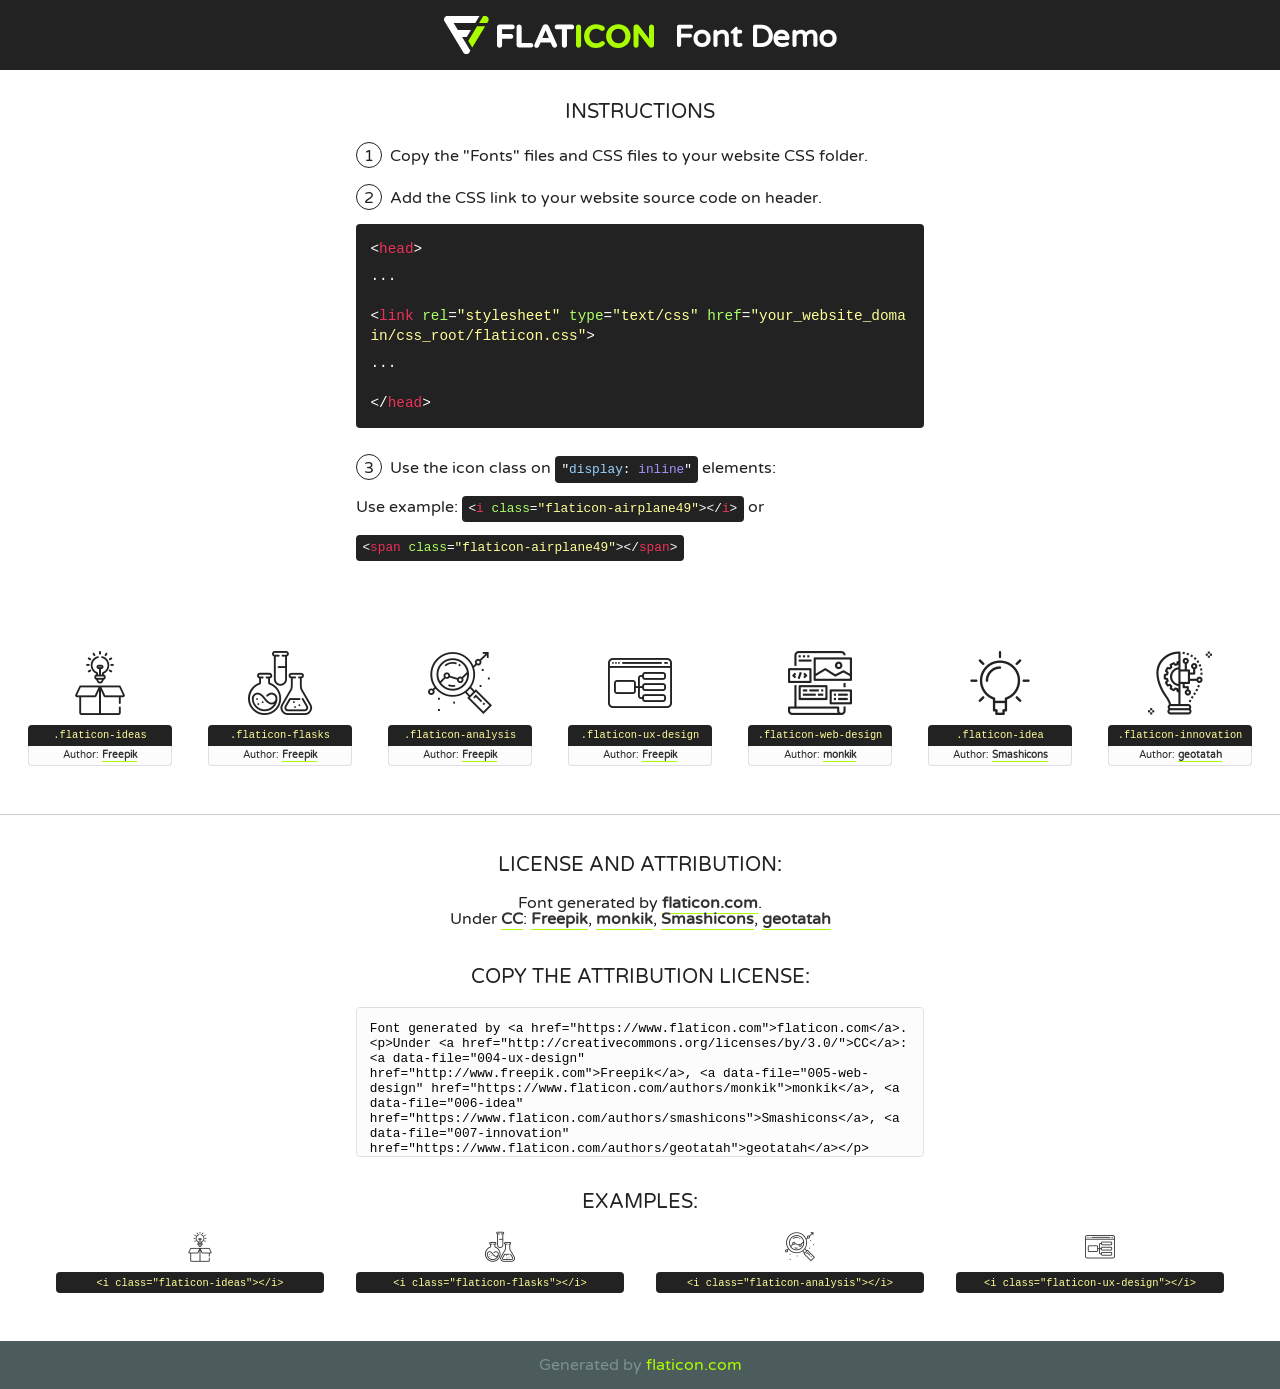
<file: fonts/flaticon/font/flaticon.html>
<!DOCTYPE html>
<!--
  Flaticon icon font: Flaticon
  Creation date: 20/03/2019 02:18
-->
<html>
<!DOCTYPE html>
<html>

<head>
    <title>Flaticon WebFont</title>
    <link href="http://fonts.googleapis.com/css?family=Varela+Round" rel="stylesheet" type="text/css" />
    <link rel="stylesheet" type="text/css" href="flaticon.css">
    <meta charset="UTF-8">
    <style>
    html, body, div, span, applet, object, iframe,
    h1, h2, h3, h4, h5, h6, p, blockquote, pre,
    a, abbr, acronym, address, big, cite, code,
    del, dfn, em, img, ins, kbd, q, s, samp,
    small, strike, strong, sub, sup, tt, var,
    b, u, i, center,
    dl, dt, dd, ol, ul, li,
    fieldset, form, label, legend,
    table, caption, tbody, tfoot, thead, tr, th, td,
    article, aside, canvas, details, embed, 
    figure, figcaption, footer, header, hgroup, 
    menu, nav, output, ruby, section, summary,
    time, mark, audio, video {
        margin: 0;
        padding: 0;
        border: 0;
        font-size: 100%;
        font: inherit;
        vertical-align: baseline;
    }
    /* HTML5 display-role reset for older browsers */
    article, aside, details, figcaption, figure, 
    footer, header, hgroup, menu, nav, section {
        display: block;
    }
    body {
        line-height: 1;
    }
    ol, ul {
        list-style: none;
    }
    blockquote, q {
        quotes: none;
    }
    blockquote:before, blockquote:after,
    q:before, q:after {
        content: '';
        content: none;
    }
    table {
        border-collapse: collapse;
        border-spacing: 0;
    }
    body {
        font-family: 'Varela Round', Helvetica, Arial, sans-serif;
        font-size: 16px;
        color: #222;
    }
    a {
        color: #333;
        border-bottom: 1px solid #a9fd00;
        font-weight: bold;
        text-decoration: none;
    }
    * {
        -moz-box-sizing: border-box;
        -webkit-box-sizing: border-box;
        box-sizing: border-box;
        margin: 0;
        padding: 0;
    }
    [class^="flaticon-"]:before, [class*=" flaticon-"]:before, [class^="flaticon-"]:after, [class*=" flaticon-"]:after {
        font-family: Flaticon;
        font-size: 30px;
        font-style: normal;
        margin-left: 20px;
        color: #333;
    }
    .wrapper {
        max-width: 600px;
        margin: auto;
        padding: 0 1em;
    }
    .title {
        font-size: 1.25em;
        text-align: center;
        margin-bottom: 1em;
        text-transform: uppercase;
    }
    header {
        text-align: center;
        background-color: #222;
        color: #fff;
        padding: 1em;
    }
    header .logo {
        width: 210px;
        height: 38px;
        display: inline-block;
        vertical-align: middle;
        margin-right: 1em;
        border: none;
    }
    header strong {
        font-size: 1.95em;
        font-weight: bold;
        vertical-align: middle;
        margin-top: 5px;
        display: inline-block;
    }
    .demo {
        margin: 2em auto;
        line-height: 1.25em;
    }
    .demo ul li {
        margin-bottom: 1em;
    }
    .demo ul li .num {
        color: #222;
        border-radius: 20px;
        display: inline-block;
        width: 26px;
        padding: 3px;
        height: 26px;
        text-align: center;
        margin-right: 0.5em;
        border: 1px solid #222;
    }
    .demo ul li code {
        background-color: #222;
        border-radius: 4px;
        padding: 0.25em 0.5em;
        display: inline-block;
        color: #fff;
        font-family: Consolas,Monaco,Lucida Console,Liberation Mono,DejaVu Sans Mono,Bitstream Vera Sans Mono,Courier New, monospace;
        font-weight: lighter;
        margin-top: 1em;
        font-size: 0.8em;
        word-break: break-all;
    }
    .demo ul li code.big {
        padding: 1em;
        font-size: 0.9em;
    }
    .demo ul li code .red {
        color: #EF3159;
    }
    .demo ul li code .green {
        color: #ACFF65;
    }
    .demo ul li code .yellow {
        color: #FFFF99;
    }
    .demo ul li code .blue {
        color: #99D3FF;
    }
    .demo ul li code .purple {
        color: #A295FF;
    }
    .demo ul li code .dots {
        margin-top: 0.5em;
        display: block;
    }
    #glyphs {
        border-bottom: 1px solid #ccc;
        padding: 2em 0;
        text-align: center;
    }
    .glyph {
        display: inline-block;
        width: 9em;
        margin: 1em;
        text-align: center;
        vertical-align: top;
        background: #FFF;
    }
    .glyph .glyph-icon {
        padding: 10px;
        display: block;
        font-family:"Flaticon";
        font-size: 64px;
        line-height: 1;
    }
    .glyph .glyph-icon:before {
        font-size: 64px;
        color: #222;
        margin-left: 0;
    }
    .class-name {
        font-size: 0.65em;
        background-color: #222;
        color: #fff;
        border-radius: 4px 4px 0 0;
        padding: 0.5em;
        color: #FFFF99;
        font-family: Consolas,Monaco,Lucida Console,Liberation Mono,DejaVu Sans Mono,Bitstream Vera Sans Mono,Courier New, monospace;
    }
    .author-name {
        font-size: 0.6em;
        background-color: #fcfcfd;
        border: 1px solid #DEDEE4;
        border-top: 0;
        border-radius: 0 0 4px 4px;
        padding: 0.5em;
    }
    .class-name:last-child {
        font-size: 10px;
        color:#888;
    }
    .class-name:last-child a {
        font-size: 10px;
        color:#555;
    }
    .class-name:last-child a:hover {
        color:#a9fd00;
    }
    .glyph > input {
        display: block;
        width: 100px;
        margin: 5px auto;
        text-align: center;
        font-size: 12px;
        cursor: text;
    }
    .glyph > input.icon-input {
        font-family:"Flaticon";
        font-size: 16px;
        margin-bottom: 10px;
    }
    .attribution .title {
        margin-top: 2em;
    }
    .attribution textarea {
        background-color: #fcfcfd;
        padding: 1em;
        border: none;
        box-shadow: none;
        border: 1px solid #DEDEE4;
        border-radius: 4px;
        resize: none;
        width: 100%;
        height: 150px;
        font-size: 0.8em;
        font-family: Consolas,Monaco,Lucida Console,Liberation Mono,DejaVu Sans Mono,Bitstream Vera Sans Mono,Courier New, monospace;
        -webkit-appearance: none;
    }
    .iconsuse {
        margin: 2em auto;
        text-align: center;
        max-width: 1200px;
    }
    .iconsuse:after {
        content: '';
        display: table;
        clear: both;
    }
    .iconsuse .image {
        float: left;
        width: 25%;
        padding: 0 1em;
    }
    .iconsuse .image p {
        margin-bottom: 1em;
    }
    .iconsuse .image span {
        display: block;
        font-size: 0.65em;
        background-color: #222;
        color: #fff;
        border-radius: 4px;
        padding: 0.5em;
        color: #FFFF99;
        margin-top: 1em;
        font-family: Consolas,Monaco,Lucida Console,Liberation Mono,DejaVu Sans Mono,Bitstream Vera Sans Mono,Courier New, monospace;
    }
    #footer {
        text-align: center;
        background-color: #4C5B5C;
        color: #7c9192;
        padding: 1em;
    }
    #footer a {
        border: none;
        color: #a9fd00;
        font-weight: normal;
    }
    @media (max-width: 960px) {
        .iconsuse .image {
            width: 50%;
        }
    }
    @media (max-width: 560px) {
        .iconsuse .image {
            width: 100%;
        }
    }
    </style>
</head>

<body class="characters-off">

    <header>
        <a href="https://www.flaticon.com" target="_blank" class="logo">
            <svg version="1.1" xmlns="http://www.w3.org/2000/svg" xmlns:xlink="http://www.w3.org/1999/xlink" xmlns:a="http://ns.adobe.com/AdobeSVGViewerExtensions/3.0/" viewBox="0 0 560.875 102.036" enable-background="new 0 0 560.875 102.036" xml:space="preserve">
                <defs>
                </defs>
                <g>
                    <g class="letters">
                        <path fill="#ffffff" d="M141.596,29.675c0-3.777,2.985-6.767,6.764-6.767h34.438c3.426,0,6.15,2.728,6.15,6.15
                        c0,3.43-2.724,6.149-6.15,6.149h-27.674v13.091h23.719c3.429,0,6.151,2.724,6.151,6.15c0,3.43-2.723,6.149-6.151,6.149h-23.719
                        v17.574c0,3.773-2.986,6.761-6.764,6.761c-3.779,0-6.764-2.989-6.764-6.761V29.675z"></path>
                        <path fill="#ffffff" d="M193.844,29.149c0-3.781,2.985-6.767,6.764-6.767c3.776,0,6.763,2.985,6.763,6.767v42.957h25.039
                        c3.426,0,6.149,2.726,6.149,6.153c0,3.425-2.723,6.15-6.149,6.15h-31.802c-3.779,0-6.764-2.986-6.764-6.768V29.149z"></path>
                        <path fill="#ffffff" d="M241.891,75.71l21.438-48.407c1.492-3.341,4.215-5.357,7.906-5.357h0.792
                        c3.686,0,6.323,2.017,7.815,5.357l21.439,48.407c0.436,0.967,0.701,1.845,0.701,2.723c0,3.602-2.809,6.501-6.414,6.501
                        c-3.161,0-5.269-1.845-6.499-4.655l-4.132-9.661h-27.059l-4.301,10.102c-1.144,2.631-3.426,4.214-6.237,4.214
                        c-3.517,0-6.24-2.81-6.24-6.325C241.1,77.64,241.451,76.677,241.891,75.71z M279.932,58.666l-8.521-20.297l-8.526,20.297H279.932
                        z"></path>
                        <path fill="#ffffff" d="M314.864,35.387H301.86c-3.429,0-6.239-2.813-6.239-6.238c0-3.429,2.811-6.24,6.239-6.24h39.533
                        c3.426,0,6.237,2.811,6.237,6.24c0,3.425-2.811,6.238-6.237,6.238h-13.001v42.785c0,3.773-2.99,6.761-6.764,6.761
                        c-3.779,0-6.764-2.989-6.764-6.761V35.387z"></path>
                        <path fill="#A9FD00" d="M352.615,29.149c0-3.781,2.985-6.767,6.767-6.767c3.774,0,6.761,2.985,6.761,6.767v49.024
                        c0,3.773-2.987,6.761-6.761,6.761c-3.781,0-6.767-2.989-6.767-6.761V29.149z"></path>
                        <path fill="#A9FD00" d="M374.132,53.836v-0.179c0-17.481,13.178-31.801,32.065-31.801c9.22,0,15.459,2.458,20.557,6.238
                        c1.402,1.054,2.637,2.985,2.637,5.357c0,3.692-2.985,6.59-6.681,6.59c-1.845,0-3.071-0.702-4.044-1.319
                        c-3.776-2.813-7.729-4.393-12.562-4.393c-10.364,0-17.831,8.611-17.831,19.154v0.173c0,10.542,7.291,19.329,17.831,19.329
                        c5.715,0,9.492-1.756,13.359-4.834c1.049-0.874,2.458-1.491,4.039-1.491c3.429,0,6.325,2.813,6.325,6.236
                        c0,2.106-1.056,3.78-2.282,4.834c-5.539,4.834-12.036,7.733-21.878,7.733C387.572,85.464,374.132,71.493,374.132,53.836z"></path>
                        <path fill="#A9FD00" d="M433.009,53.836v-0.179c0-17.481,13.79-31.801,32.766-31.801c18.981,0,32.592,14.143,32.592,31.628v0.173
                        c0,17.483-13.785,31.807-32.769,31.807C446.625,85.464,433.009,71.32,433.009,53.836z M484.224,53.836v-0.179
                        c0-10.539-7.725-19.326-18.626-19.326c-10.893,0-18.449,8.611-18.449,19.154v0.173c0,10.542,7.73,19.329,18.626,19.329
                        C476.676,72.986,484.224,64.378,484.224,53.836z"></path>
                        <path fill="#A9FD00" d="M506.233,29.321c0-3.774,2.99-6.763,6.767-6.763h1.401c3.252,0,5.183,1.583,7.029,3.953l26.093,34.265
                        V29.059c0-3.692,2.99-6.677,6.681-6.677c3.683,0,6.671,2.985,6.671,6.677v48.934c0,3.78-2.987,6.765-6.764,6.765h-0.436
                        c-3.257,0-5.188-1.581-7.034-3.953l-27.056-35.492v32.944c0,3.687-2.985,6.676-6.678,6.676c-3.683,0-6.673-2.989-6.673-6.676
                        V29.321z"></path>
                    </g>
                    <g class="insignia">
                        <path fill="#ffffff" d="M48.372,56.137h12.517l11.156-18.537H37.186L25.688,18.539h57.825L94.668,0H9.271
                        C5.925,0,2.842,1.801,1.198,4.716c-1.644,2.907-1.593,6.482,0.134,9.343l50.38,83.501c1.678,2.781,4.689,4.476,7.938,4.476
                        c3.246,0,6.257-1.695,7.935-4.476l2.898-4.804L48.372,56.137z"></path>
                        <g class="i">
                            <path fill="#A9FD00" d="M93.575,18.539h0.031v0.004l21.652,0.004l2.705-4.488c1.727-2.861,1.778-6.436,0.133-9.343
                            C116.454,1.801,113.371,0,110.026,0h-5.294L93.575,18.539z"></path>
                            <polygon fill="#A9FD00" points="88.291,27.356 64.725,66.486 75.519,84.404 109.942,27.356"></polygon>
                        </g>
                    </g>
                </g>
            </svg>
        </a>
        <strong>Font Demo</strong>
    </header>


    <section class="demo wrapper">

        <p class="title">Instructions</p>

        <ul>
            <li>
                <span class="num">1</span>Copy the "Fonts" files and CSS files to your website CSS folder.
            </li>
            <li>
                <span class="num">2</span>Add the CSS link to your website source code on header.
                <code class="big">
                    &lt;<span class="red">head</span>&gt;
                    <br/><span class="dots">...</span>
                    <br/>&lt;<span class="red">link</span> <span class="green">rel</span>=<span class="yellow">"stylesheet"</span> <span class="green">type</span>=<span class="yellow">"text/css"</span> <span class="green">href</span>=<span class="yellow">"your_website_domain/css_root/flaticon.css"</span>&gt;
                    <br/><span class="dots">...</span>
                    <br/>&lt;/<span class="red">head</span>&gt;
                </code>
            </li>

            <li>
                <p>
                    <span class="num">3</span>Use the icon class on <code>"<span class="blue">display</span>:<span class="purple"> inline</span>"</code> elements:
                    <br />
                    Use example: <code>&lt;<span class="red">i</span> <span class="green">class</span>=<span class="yellow">&quot;flaticon-airplane49&quot;</span>&gt;&lt;/<span class="red">i</span>&gt;</code> or <code>&lt;<span class="red">span</span> <span class="green">class</span>=<span class="yellow">&quot;flaticon-airplane49&quot;</span>&gt;&lt;/<span class="red">span</span>&gt;</code>
            </li>
        </ul>

    </section>




   <section id="glyphs">          
    
      
        <div class="glyph"><div class="glyph-icon flaticon-ideas"></div>
            <div class="class-name">.flaticon-ideas</div>
            <div class="author-name">Author: <a data-file="001-ideas" href="http://www.freepik.com">Freepik</a> </div> 
        </div>        
        
        <div class="glyph"><div class="glyph-icon flaticon-flasks"></div>
            <div class="class-name">.flaticon-flasks</div>
            <div class="author-name">Author: <a data-file="002-flasks" href="http://www.freepik.com">Freepik</a> </div> 
        </div>        
        
        <div class="glyph"><div class="glyph-icon flaticon-analysis"></div>
            <div class="class-name">.flaticon-analysis</div>
            <div class="author-name">Author: <a data-file="003-analysis" href="http://www.freepik.com">Freepik</a> </div> 
        </div>        
        
        <div class="glyph"><div class="glyph-icon flaticon-ux-design"></div>
            <div class="class-name">.flaticon-ux-design</div>
            <div class="author-name">Author: <a data-file="004-ux-design" href="http://www.freepik.com">Freepik</a> </div> 
        </div>        
        
        <div class="glyph"><div class="glyph-icon flaticon-web-design"></div>
            <div class="class-name">.flaticon-web-design</div>
            <div class="author-name">Author: <a data-file="005-web-design" href="https://www.flaticon.com/authors/monkik">monkik</a> </div> 
        </div>        
        
        <div class="glyph"><div class="glyph-icon flaticon-idea"></div>
            <div class="class-name">.flaticon-idea</div>
            <div class="author-name">Author: <a data-file="006-idea" href="https://www.flaticon.com/authors/smashicons">Smashicons</a> </div> 
        </div>        
        
        <div class="glyph"><div class="glyph-icon flaticon-innovation"></div>
            <div class="class-name">.flaticon-innovation</div>
            <div class="author-name">Author: <a data-file="007-innovation" href="https://www.flaticon.com/authors/geotatah">geotatah</a> </div> 
        </div>        
        

    </section>



    <section class="attribution wrapper"   style="text-align:center;">

      <div class="title">License and attribution:</div><div class="attrDiv">Font generated by <a href="https://www.flaticon.com">flaticon.com</a>. <div><p>Under <a href="http://creativecommons.org/licenses/by/3.0/">CC</a>: <a data-file="004-ux-design" href="http://www.freepik.com">Freepik</a>, <a data-file="005-web-design" href="https://www.flaticon.com/authors/monkik">monkik</a>, <a data-file="006-idea" href="https://www.flaticon.com/authors/smashicons">Smashicons</a>, <a data-file="007-innovation" href="https://www.flaticon.com/authors/geotatah">geotatah</a></p>  </div>
      </div>
      <div class="title">Copy the Attribution License:</div>

    <textarea onclick="this.focus();this.select();">Font generated by &lt;a href=&quot;https://www.flaticon.com&quot;&gt;flaticon.com&lt;/a&gt;. <p>Under <a href="http://creativecommons.org/licenses/by/3.0/">CC</a>: <a data-file="004-ux-design" href="http://www.freepik.com">Freepik</a>, <a data-file="005-web-design" href="https://www.flaticon.com/authors/monkik">monkik</a>, <a data-file="006-idea" href="https://www.flaticon.com/authors/smashicons">Smashicons</a>, <a data-file="007-innovation" href="https://www.flaticon.com/authors/geotatah">geotatah</a></p>  
     </textarea>

    </section>

    <section class="iconsuse">

          <div class="title">Examples:</div>            
             
            <div class="image">
                <p>
                    <i class="glyph-icon flaticon-ideas"></i> 
                    <span>&lt;i class=&quot;flaticon-ideas&quot;&gt;&lt;/i&gt;</span>
                </p>
            </div>
            
            <div class="image">
                <p>
                    <i class="glyph-icon flaticon-flasks"></i> 
                    <span>&lt;i class=&quot;flaticon-flasks&quot;&gt;&lt;/i&gt;</span>
                </p>
            </div>
            
            <div class="image">
                <p>
                    <i class="glyph-icon flaticon-analysis"></i> 
                    <span>&lt;i class=&quot;flaticon-analysis&quot;&gt;&lt;/i&gt;</span>
                </p>
            </div>
            
            <div class="image">
                <p>
                    <i class="glyph-icon flaticon-ux-design"></i> 
                    <span>&lt;i class=&quot;flaticon-ux-design&quot;&gt;&lt;/i&gt;</span>
                </p>
            </div>
                       
        </div>
                            
    </section>

<div id="footer">
    <div>Generated by <a href="https://www.flaticon.com">flaticon.com</a>
    </div>
</div>



</body>
</html>
</file>
<file: css/flaticon.css>
/*
  	Flaticon icon font: Flaticon
  	Creation date: 04/01/2019 13:45
  	*/


@font-face {
  font-family: "Flaticon";
  src: url("../fonts/flaticon/font/Flaticon.eot");
  src: url("../fonts/flaticon/font/Flaticon.eot?#iefix") format("embedded-opentype"),
       url("../fonts/flaticon/font/Flaticon.woff") format("woff"),
       url("../fonts/flaticon/font/Flaticon.ttf") format("truetype"),
       url("../fonts/flaticon/font/Flaticon.svg#Flaticon") format("svg");
  font-weight: normal;
  font-style: normal;
}

@media screen and (-webkit-min-device-pixel-ratio:0) {
  @font-face {
    font-family: "Flaticon";
    src: url("../fonts/flaticon/font/Flaticon.svg#Flaticon") format("svg");
  }
}

[class^="flaticon-"]:before, [class*=" flaticon-"]:before,
[class^="flaticon-"]:after, [class*=" flaticon-"]:after {   
  font-family: Flaticon;
  font-style: normal;
  font-weight: normal;
  font-variant: normal;
  text-transform: none;
  line-height: 1;

  /* Better Font Rendering =========== */
  -webkit-font-smoothing: antialiased;
  -moz-osx-font-smoothing: grayscale;
}

.flaticon-ideas:before { content: "\f100"; }
.flaticon-flasks:before { content: "\f101"; }
.flaticon-analysis:before { content: "\f102"; }
.flaticon-ux-design:before { content: "\f103"; }
.flaticon-web-design:before { content: "\f104"; }
.flaticon-idea:before { content: "\f105"; }
.flaticon-innovation:before { content: "\f106"; }
</file>
<file: css/icomoon.css>
@font-face {
  font-family: 'icomoon';
  src:  url('../fonts/icomoon/icomoon.eot?6tt51o');
  src:  url('../fonts/icomoon/icomoon.eot?6tt51o#iefix') format('embedded-opentype'),
    url('../fonts/icomoon/icomoon.ttf?6tt51o') format('truetype'),
    url('../fonts/icomoon/icomoon.woff?6tt51o') format('woff'),
    url('../fonts/icomoon/icomoon.svg?6tt51o#icomoon') format('svg');
  font-weight: normal;
  font-style: normal;
}

[class^="icon-"], [class*=" icon-"] {
  /* use !important to prevent issues with browser extensions that change fonts */
  font-family: 'icomoon' !important;
  speak: none;
  font-style: normal;
  font-weight: normal;
  font-variant: normal;
  text-transform: none;
  line-height: 1;

  /* Better Font Rendering =========== */
  -webkit-font-smoothing: antialiased;
  -moz-osx-font-smoothing: grayscale;
}

.icon-asterisk:before {
  content: "\f069";
}
.icon-plus:before {
  content: "\f067";
}
.icon-question:before {
  content: "\f128";
}
.icon-minus:before {
  content: "\f068";
}
.icon-glass:before {
  content: "\f000";
}
.icon-music:before {
  content: "\f001";
}
.icon-search:before {
  content: "\f002";
}
.icon-envelope-o:before {
  content: "\f003";
}
.icon-heart:before {
  content: "\f004";
}
.icon-star:before {
  content: "\f005";
}
.icon-star-o:before {
  content: "\f006";
}
.icon-user:before {
  content: "\f007";
}
.icon-film:before {
  content: "\f008";
}
.icon-th-large:before {
  content: "\f009";
}
.icon-th:before {
  content: "\f00a";
}
.icon-th-list:before {
  content: "\f00b";
}
.icon-check:before {
  content: "\f00c";
}
.icon-close:before {
  content: "\f00d";
}
.icon-remove:before {
  content: "\f00d";
}
.icon-times:before {
  content: "\f00d";
}
.icon-search-plus:before {
  content: "\f00e";
}
.icon-search-minus:before {
  content: "\f010";
}
.icon-power-off:before {
  content: "\f011";
}
.icon-signal:before {
  content: "\f012";
}
.icon-cog:before {
  content: "\f013";
}
.icon-gear:before {
  content: "\f013";
}
.icon-trash-o:before {
  content: "\f014";
}
.icon-home:before {
  content: "\f015";
}
.icon-file-o:before {
  content: "\f016";
}
.icon-clock-o:before {
  content: "\f017";
}
.icon-road:before {
  content: "\f018";
}
.icon-download:before {
  content: "\f019";
}
.icon-arrow-circle-o-down:before {
  content: "\f01a";
}
.icon-arrow-circle-o-up:before {
  content: "\f01b";
}
.icon-inbox:before {
  content: "\f01c";
}
.icon-play-circle-o:before {
  content: "\f01d";
}
.icon-repeat:before {
  content: "\f01e";
}
.icon-rotate-right:before {
  content: "\f01e";
}
.icon-refresh:before {
  content: "\f021";
}
.icon-list-alt:before {
  content: "\f022";
}
.icon-lock:before {
  content: "\f023";
}
.icon-flag:before {
  content: "\f024";
}
.icon-headphones:before {
  content: "\f025";
}
.icon-volume-off:before {
  content: "\f026";
}
.icon-volume-down:before {
  content: "\f027";
}
.icon-volume-up:before {
  content: "\f028";
}
.icon-qrcode:before {
  content: "\f029";
}
.icon-barcode:before {
  content: "\f02a";
}
.icon-tag:before {
  content: "\f02b";
}
.icon-tags:before {
  content: "\f02c";
}
.icon-book:before {
  content: "\f02d";
}
.icon-bookmark:before {
  content: "\f02e";
}
.icon-print:before {
  content: "\f02f";
}
.icon-camera:before {
  content: "\f030";
}
.icon-font:before {
  content: "\f031";
}
.icon-bold:before {
  content: "\f032";
}
.icon-italic:before {
  content: "\f033";
}
.icon-text-height:before {
  content: "\f034";
}
.icon-text-width:before {
  content: "\f035";
}
.icon-align-left:before {
  content: "\f036";
}
.icon-align-center:before {
  content: "\f037";
}
.icon-align-right:before {
  content: "\f038";
}
.icon-align-justify:before {
  content: "\f039";
}
.icon-list:before {
  content: "\f03a";
}
.icon-dedent:before {
  content: "\f03b";
}
.icon-outdent:before {
  content: "\f03b";
}
.icon-indent:before {
  content: "\f03c";
}
.icon-video-camera:before {
  content: "\f03d";
}
.icon-image:before {
  content: "\f03e";
}
.icon-photo:before {
  content: "\f03e";
}
.icon-picture-o:before {
  content: "\f03e";
}
.icon-pencil:before {
  content: "\f040";
}
.icon-map-marker:before {
  content: "\f041";
}
.icon-adjust:before {
  content: "\f042";
}
.icon-tint:before {
  content: "\f043";
}
.icon-edit:before {
  content: "\f044";
}
.icon-pencil-square-o:before {
  content: "\f044";
}
.icon-share-square-o:before {
  content: "\f045";
}
.icon-check-square-o:before {
  content: "\f046";
}
.icon-arrows:before {
  content: "\f047";
}
.icon-step-backward:before {
  content: "\f048";
}
.icon-fast-backward:before {
  content: "\f049";
}
.icon-backward:before {
  content: "\f04a";
}
.icon-play:before {
  content: "\f04b";
}
.icon-pause:before {
  content: "\f04c";
}
.icon-stop:before {
  content: "\f04d";
}
.icon-forward:before {
  content: "\f04e";
}
.icon-fast-forward:before {
  content: "\f050";
}
.icon-step-forward:before {
  content: "\f051";
}
.icon-eject:before {
  content: "\f052";
}
.icon-chevron-left:before {
  content: "\f053";
}
.icon-chevron-right:before {
  content: "\f054";
}
.icon-plus-circle:before {
  content: "\f055";
}
.icon-minus-circle:before {
  content: "\f056";
}
.icon-times-circle:before {
  content: "\f057";
}
.icon-check-circle:before {
  content: "\f058";
}
.icon-question-circle:before {
  content: "\f059";
}
.icon-info-circle:before {
  content: "\f05a";
}
.icon-crosshairs:before {
  content: "\f05b";
}
.icon-times-circle-o:before {
  content: "\f05c";
}
.icon-check-circle-o:before {
  content: "\f05d";
}
.icon-ban:before {
  content: "\f05e";
}
.icon-arrow-left:before {
  content: "\f060";
}
.icon-arrow-right:before {
  content: "\f061";
}
.icon-arrow-up:before {
  content: "\f062";
}
.icon-arrow-down:before {
  content: "\f063";
}
.icon-mail-forward:before {
  content: "\f064";
}
.icon-share:before {
  content: "\f064";
}
.icon-expand:before {
  content: "\f065";
}
.icon-compress:before {
  content: "\f066";
}
.icon-exclamation-circle:before {
  content: "\f06a";
}
.icon-gift:before {
  content: "\f06b";
}
.icon-leaf:before {
  content: "\f06c";
}
.icon-fire:before {
  content: "\f06d";
}
.icon-eye:before {
  content: "\f06e";
}
.icon-eye-slash:before {
  content: "\f070";
}
.icon-exclamation-triangle:before {
  content: "\f071";
}
.icon-warning:before {
  content: "\f071";
}
.icon-plane:before {
  content: "\f072";
}
.icon-calendar:before {
  content: "\f073";
}
.icon-random:before {
  content: "\f074";
}
.icon-comment:before {
  content: "\f075";
}
.icon-magnet:before {
  content: "\f076";
}
.icon-chevron-up:before {
  content: "\f077";
}
.icon-chevron-down:before {
  content: "\f078";
}
.icon-retweet:before {
  content: "\f079";
}
.icon-shopping-cart:before {
  content: "\f07a";
}
.icon-folder:before {
  content: "\f07b";
}
.icon-folder-open:before {
  content: "\f07c";
}
.icon-arrows-v:before {
  content: "\f07d";
}
.icon-arrows-h:before {
  content: "\f07e";
}
.icon-bar-chart:before {
  content: "\f080";
}
.icon-bar-chart-o:before {
  content: "\f080";
}
.icon-twitter-square:before {
  content: "\f081";
}
.icon-facebook-square:before {
  content: "\f082";
}
.icon-camera-retro:before {
  content: "\f083";
}
.icon-key:before {
  content: "\f084";
}
.icon-cogs:before {
  content: "\f085";
}
.icon-gears:before {
  content: "\f085";
}
.icon-comments:before {
  content: "\f086";
}
.icon-thumbs-o-up:before {
  content: "\f087";
}
.icon-thumbs-o-down:before {
  content: "\f088";
}
.icon-star-half:before {
  content: "\f089";
}
.icon-heart-o:before {
  content: "\f08a";
}
.icon-sign-out:before {
  content: "\f08b";
}
.icon-linkedin-square:before {
  content: "\f08c";
}
.icon-thumb-tack:before {
  content: "\f08d";
}
.icon-external-link:before {
  content: "\f08e";
}
.icon-sign-in:before {
  content: "\f090";
}
.icon-trophy:before {
  content: "\f091";
}
.icon-github-square:before {
  content: "\f092";
}
.icon-upload:before {
  content: "\f093";
}
.icon-lemon-o:before {
  content: "\f094";
}
.icon-phone:before {
  content: "\f095";
}
.icon-square-o:before {
  content: "\f096";
}
.icon-bookmark-o:before {
  content: "\f097";
}
.icon-phone-square:before {
  content: "\f098";
}
.icon-twitter:before {
  content: "\f099";
}
.icon-facebook:before {
  content: "\f09a";
}
.icon-facebook-f:before {
  content: "\f09a";
}
.icon-github:before {
  content: "\f09b";
}
.icon-unlock:before {
  content: "\f09c";
}
.icon-credit-card:before {
  content: "\f09d";
}
.icon-feed:before {
  content: "\f09e";
}
.icon-rss:before {
  content: "\f09e";
}
.icon-hdd-o:before {
  content: "\f0a0";
}
.icon-bullhorn:before {
  content: "\f0a1";
}
.icon-bell-o:before {
  content: "\f0a2";
}
.icon-certificate:before {
  content: "\f0a3";
}
.icon-hand-o-right:before {
  content: "\f0a4";
}
.icon-hand-o-left:before {
  content: "\f0a5";
}
.icon-hand-o-up:before {
  content: "\f0a6";
}
.icon-hand-o-down:before {
  content: "\f0a7";
}
.icon-arrow-circle-left:before {
  content: "\f0a8";
}
.icon-arrow-circle-right:before {
  content: "\f0a9";
}
.icon-arrow-circle-up:before {
  content: "\f0aa";
}
.icon-arrow-circle-down:before {
  content: "\f0ab";
}
.icon-globe:before {
  content: "\f0ac";
}
.icon-wrench:before {
  content: "\f0ad";
}
.icon-tasks:before {
  content: "\f0ae";
}
.icon-filter:before {
  content: "\f0b0";
}
.icon-briefcase:before {
  content: "\f0b1";
}
.icon-arrows-alt:before {
  content: "\f0b2";
}
.icon-group:before {
  content: "\f0c0";
}
.icon-users:before {
  content: "\f0c0";
}
.icon-chain:before {
  content: "\f0c1";
}
.icon-link:before {
  content: "\f0c1";
}
.icon-cloud:before {
  content: "\f0c2";
}
.icon-flask:before {
  content: "\f0c3";
}
.icon-cut:before {
  content: "\f0c4";
}
.icon-scissors:before {
  content: "\f0c4";
}
.icon-copy:before {
  content: "\f0c5";
}
.icon-files-o:before {
  content: "\f0c5";
}
.icon-paperclip:before {
  content: "\f0c6";
}
.icon-floppy-o:before {
  content: "\f0c7";
}
.icon-save:before {
  content: "\f0c7";
}
.icon-square:before {
  content: "\f0c8";
}
.icon-bars:before {
  content: "\f0c9";
}
.icon-navicon:before {
  content: "\f0c9";
}
.icon-reorder:before {
  content: "\f0c9";
}
.icon-list-ul:before {
  content: "\f0ca";
}
.icon-list-ol:before {
  content: "\f0cb";
}
.icon-strikethrough:before {
  content: "\f0cc";
}
.icon-underline:before {
  content: "\f0cd";
}
.icon-table:before {
  content: "\f0ce";
}
.icon-magic:before {
  content: "\f0d0";
}
.icon-truck:before {
  content: "\f0d1";
}
.icon-pinterest:before {
  content: "\f0d2";
}
.icon-pinterest-square:before {
  content: "\f0d3";
}
.icon-google-plus-square:before {
  content: "\f0d4";
}
.icon-google-plus:before {
  content: "\f0d5";
}
.icon-money:before {
  content: "\f0d6";
}
.icon-caret-down:before {
  content: "\f0d7";
}
.icon-caret-up:before {
  content: "\f0d8";
}
.icon-caret-left:before {
  content: "\f0d9";
}
.icon-caret-right:before {
  content: "\f0da";
}
.icon-columns:before {
  content: "\f0db";
}
.icon-sort:before {
  content: "\f0dc";
}
.icon-unsorted:before {
  content: "\f0dc";
}
.icon-sort-desc:before {
  content: "\f0dd";
}
.icon-sort-down:before {
  content: "\f0dd";
}
.icon-sort-asc:before {
  content: "\f0de";
}
.icon-sort-up:before {
  content: "\f0de";
}
.icon-envelope:before {
  content: "\f0e0";
}
.icon-linkedin:before {
  content: "\f0e1";
}
.icon-rotate-left:before {
  content: "\f0e2";
}
.icon-undo:before {
  content: "\f0e2";
}
.icon-gavel:before {
  content: "\f0e3";
}
.icon-legal:before {
  content: "\f0e3";
}
.icon-dashboard:before {
  content: "\f0e4";
}
.icon-tachometer:before {
  content: "\f0e4";
}
.icon-comment-o:before {
  content: "\f0e5";
}
.icon-comments-o:before {
  content: "\f0e6";
}
.icon-bolt:before {
  content: "\f0e7";
}
.icon-flash:before {
  content: "\f0e7";
}
.icon-sitemap:before {
  content: "\f0e8";
}
.icon-umbrella:before {
  content: "\f0e9";
}
.icon-clipboard:before {
  content: "\f0ea";
}
.icon-paste:before {
  content: "\f0ea";
}
.icon-lightbulb-o:before {
  content: "\f0eb";
}
.icon-exchange:before {
  content: "\f0ec";
}
.icon-cloud-download:before {
  content: "\f0ed";
}
.icon-cloud-upload:before {
  content: "\f0ee";
}
.icon-user-md:before {
  content: "\f0f0";
}
.icon-stethoscope:before {
  content: "\f0f1";
}
.icon-suitcase:before {
  content: "\f0f2";
}
.icon-bell:before {
  content: "\f0f3";
}
.icon-coffee:before {
  content: "\f0f4";
}
.icon-cutlery:before {
  content: "\f0f5";
}
.icon-file-text-o:before {
  content: "\f0f6";
}
.icon-building-o:before {
  content: "\f0f7";
}
.icon-hospital-o:before {
  content: "\f0f8";
}
.icon-ambulance:before {
  content: "\f0f9";
}
.icon-medkit:before {
  content: "\f0fa";
}
.icon-fighter-jet:before {
  content: "\f0fb";
}
.icon-beer:before {
  content: "\f0fc";
}
.icon-h-square:before {
  content: "\f0fd";
}
.icon-plus-square:before {
  content: "\f0fe";
}
.icon-angle-double-left:before {
  content: "\f100";
}
.icon-angle-double-right:before {
  content: "\f101";
}
.icon-angle-double-up:before {
  content: "\f102";
}
.icon-angle-double-down:before {
  content: "\f103";
}
.icon-angle-left:before {
  content: "\f104";
}
.icon-angle-right:before {
  content: "\f105";
}
.icon-angle-up:before {
  content: "\f106";
}
.icon-angle-down:before {
  content: "\f107";
}
.icon-desktop:before {
  content: "\f108";
}
.icon-laptop:before {
  content: "\f109";
}
.icon-tablet:before {
  content: "\f10a";
}
.icon-mobile:before {
  content: "\f10b";
}
.icon-mobile-phone:before {
  content: "\f10b";
}
.icon-circle-o:before {
  content: "\f10c";
}
.icon-quote-left:before {
  content: "\f10d";
}
.icon-quote-right:before {
  content: "\f10e";
}
.icon-spinner:before {
  content: "\f110";
}
.icon-circle:before {
  content: "\f111";
}
.icon-mail-reply:before {
  content: "\f112";
}
.icon-reply:before {
  content: "\f112";
}
.icon-github-alt:before {
  content: "\f113";
}
.icon-folder-o:before {
  content: "\f114";
}
.icon-folder-open-o:before {
  content: "\f115";
}
.icon-smile-o:before {
  content: "\f118";
}
.icon-frown-o:before {
  content: "\f119";
}
.icon-meh-o:before {
  content: "\f11a";
}
.icon-gamepad:before {
  content: "\f11b";
}
.icon-keyboard-o:before {
  content: "\f11c";
}
.icon-flag-o:before {
  content: "\f11d";
}
.icon-flag-checkered:before {
  content: "\f11e";
}
.icon-terminal:before {
  content: "\f120";
}
.icon-code:before {
  content: "\f121";
}
.icon-mail-reply-all:before {
  content: "\f122";
}
.icon-reply-all:before {
  content: "\f122";
}
.icon-star-half-empty:before {
  content: "\f123";
}
.icon-star-half-full:before {
  content: "\f123";
}
.icon-star-half-o:before {
  content: "\f123";
}
.icon-location-arrow:before {
  content: "\f124";
}
.icon-crop:before {
  content: "\f125";
}
.icon-code-fork:before {
  content: "\f126";
}
.icon-chain-broken:before {
  content: "\f127";
}
.icon-unlink:before {
  content: "\f127";
}
.icon-info:before {
  content: "\f129";
}
.icon-exclamation:before {
  content: "\f12a";
}
.icon-superscript:before {
  content: "\f12b";
}
.icon-subscript:before {
  content: "\f12c";
}
.icon-eraser:before {
  content: "\f12d";
}
.icon-puzzle-piece:before {
  content: "\f12e";
}
.icon-microphone:before {
  content: "\f130";
}
.icon-microphone-slash:before {
  content: "\f131";
}
.icon-shield:before {
  content: "\f132";
}
.icon-calendar-o:before {
  content: "\f133";
}
.icon-fire-extinguisher:before {
  content: "\f134";
}
.icon-rocket:before {
  content: "\f135";
}
.icon-maxcdn:before {
  content: "\f136";
}
.icon-chevron-circle-left:before {
  content: "\f137";
}
.icon-chevron-circle-right:before {
  content: "\f138";
}
.icon-chevron-circle-up:before {
  content: "\f139";
}
.icon-chevron-circle-down:before {
  content: "\f13a";
}
.icon-html5:before {
  content: "\f13b";
}
.icon-css3:before {
  content: "\f13c";
}
.icon-anchor:before {
  content: "\f13d";
}
.icon-unlock-alt:before {
  content: "\f13e";
}
.icon-bullseye:before {
  content: "\f140";
}
.icon-ellipsis-h:before {
  content: "\f141";
}
.icon-ellipsis-v:before {
  content: "\f142";
}
.icon-rss-square:before {
  content: "\f143";
}
.icon-play-circle:before {
  content: "\f144";
}
.icon-ticket:before {
  content: "\f145";
}
.icon-minus-square:before {
  content: "\f146";
}
.icon-minus-square-o:before {
  content: "\f147";
}
.icon-level-up:before {
  content: "\f148";
}
.icon-level-down:before {
  content: "\f149";
}
.icon-check-square:before {
  content: "\f14a";
}
.icon-pencil-square:before {
  content: "\f14b";
}
.icon-external-link-square:before {
  content: "\f14c";
}
.icon-share-square:before {
  content: "\f14d";
}
.icon-compass:before {
  content: "\f14e";
}
.icon-caret-square-o-down:before {
  content: "\f150";
}
.icon-toggle-down:before {
  content: "\f150";
}
.icon-caret-square-o-up:before {
  content: "\f151";
}
.icon-toggle-up:before {
  content: "\f151";
}
.icon-caret-square-o-right:before {
  content: "\f152";
}
.icon-toggle-right:before {
  content: "\f152";
}
.icon-eur:before {
  content: "\f153";
}
.icon-euro:before {
  content: "\f153";
}
.icon-gbp:before {
  content: "\f154";
}
.icon-dollar:before {
  content: "\f155";
}
.icon-usd:before {
  content: "\f155";
}
.icon-inr:before {
  content: "\f156";
}
.icon-rupee:before {
  content: "\f156";
}
.icon-cny:before {
  content: "\f157";
}
.icon-jpy:before {
  content: "\f157";
}
.icon-rmb:before {
  content: "\f157";
}
.icon-yen:before {
  content: "\f157";
}
.icon-rouble:before {
  content: "\f158";
}
.icon-rub:before {
  content: "\f158";
}
.icon-ruble:before {
  content: "\f158";
}
.icon-krw:before {
  content: "\f159";
}
.icon-won:before {
  content: "\f159";
}
.icon-bitcoin:before {
  content: "\f15a";
}
.icon-btc:before {
  content: "\f15a";
}
.icon-file:before {
  content: "\f15b";
}
.icon-file-text:before {
  content: "\f15c";
}
.icon-sort-alpha-asc:before {
  content: "\f15d";
}
.icon-sort-alpha-desc:before {
  content: "\f15e";
}
.icon-sort-amount-asc:before {
  content: "\f160";
}
.icon-sort-amount-desc:before {
  content: "\f161";
}
.icon-sort-numeric-asc:before {
  content: "\f162";
}
.icon-sort-numeric-desc:before {
  content: "\f163";
}
.icon-thumbs-up:before {
  content: "\f164";
}
.icon-thumbs-down:before {
  content: "\f165";
}
.icon-youtube-square:before {
  content: "\f166";
}
.icon-youtube:before {
  content: "\f167";
}
.icon-xing:before {
  content: "\f168";
}
.icon-xing-square:before {
  content: "\f169";
}
.icon-youtube-play:before {
  content: "\f16a";
}
.icon-dropbox:before {
  content: "\f16b";
}
.icon-stack-overflow:before {
  content: "\f16c";
}
.icon-instagram:before {
  content: "\f16d";
}
.icon-flickr:before {
  content: "\f16e";
}
.icon-adn:before {
  content: "\f170";
}
.icon-bitbucket:before {
  content: "\f171";
}
.icon-bitbucket-square:before {
  content: "\f172";
}
.icon-tumblr:before {
  content: "\f173";
}
.icon-tumblr-square:before {
  content: "\f174";
}
.icon-long-arrow-down:before {
  content: "\f175";
}
.icon-long-arrow-up:before {
  content: "\f176";
}
.icon-long-arrow-left:before {
  content: "\f177";
}
.icon-long-arrow-right:before {
  content: "\f178";
}
.icon-apple:before {
  content: "\f179";
}
.icon-windows:before {
  content: "\f17a";
}
.icon-android:before {
  content: "\f17b";
}
.icon-linux:before {
  content: "\f17c";
}
.icon-dribbble:before {
  content: "\f17d";
}
.icon-skype:before {
  content: "\f17e";
}
.icon-foursquare:before {
  content: "\f180";
}
.icon-trello:before {
  content: "\f181";
}
.icon-female:before {
  content: "\f182";
}
.icon-male:before {
  content: "\f183";
}
.icon-gittip:before {
  content: "\f184";
}
.icon-gratipay:before {
  content: "\f184";
}
.icon-sun-o:before {
  content: "\f185";
}
.icon-moon-o:before {
  content: "\f186";
}
.icon-archive:before {
  content: "\f187";
}
.icon-bug:before {
  content: "\f188";
}
.icon-vk:before {
  content: "\f189";
}
.icon-weibo:before {
  content: "\f18a";
}
.icon-renren:before {
  content: "\f18b";
}
.icon-pagelines:before {
  content: "\f18c";
}
.icon-stack-exchange:before {
  content: "\f18d";
}
.icon-arrow-circle-o-right:before {
  content: "\f18e";
}
.icon-arrow-circle-o-left:before {
  content: "\f190";
}
.icon-caret-square-o-left:before {
  content: "\f191";
}
.icon-toggle-left:before {
  content: "\f191";
}
.icon-dot-circle-o:before {
  content: "\f192";
}
.icon-wheelchair:before {
  content: "\f193";
}
.icon-vimeo-square:before {
  content: "\f194";
}
.icon-try:before {
  content: "\f195";
}
.icon-turkish-lira:before {
  content: "\f195";
}
.icon-plus-square-o:before {
  content: "\f196";
}
.icon-space-shuttle:before {
  content: "\f197";
}
.icon-slack:before {
  content: "\f198";
}
.icon-envelope-square:before {
  content: "\f199";
}
.icon-wordpress:before {
  content: "\f19a";
}
.icon-openid:before {
  content: "\f19b";
}
.icon-bank:before {
  content: "\f19c";
}
.icon-institution:before {
  content: "\f19c";
}
.icon-university:before {
  content: "\f19c";
}
.icon-graduation-cap:before {
  content: "\f19d";
}
.icon-mortar-board:before {
  content: "\f19d";
}
.icon-yahoo:before {
  content: "\f19e";
}
.icon-google:before {
  content: "\f1a0";
}
.icon-reddit:before {
  content: "\f1a1";
}
.icon-reddit-square:before {
  content: "\f1a2";
}
.icon-stumbleupon-circle:before {
  content: "\f1a3";
}
.icon-stumbleupon:before {
  content: "\f1a4";
}
.icon-delicious:before {
  content: "\f1a5";
}
.icon-digg:before {
  content: "\f1a6";
}
.icon-pied-piper-pp:before {
  content: "\f1a7";
}
.icon-pied-piper-alt:before {
  content: "\f1a8";
}
.icon-drupal:before {
  content: "\f1a9";
}
.icon-joomla:before {
  content: "\f1aa";
}
.icon-language:before {
  content: "\f1ab";
}
.icon-fax:before {
  content: "\f1ac";
}
.icon-building:before {
  content: "\f1ad";
}
.icon-child:before {
  content: "\f1ae";
}
.icon-paw:before {
  content: "\f1b0";
}
.icon-spoon:before {
  content: "\f1b1";
}
.icon-cube:before {
  content: "\f1b2";
}
.icon-cubes:before {
  content: "\f1b3";
}
.icon-behance:before {
  content: "\f1b4";
}
.icon-behance-square:before {
  content: "\f1b5";
}
.icon-steam:before {
  content: "\f1b6";
}
.icon-steam-square:before {
  content: "\f1b7";
}
.icon-recycle:before {
  content: "\f1b8";
}
.icon-automobile:before {
  content: "\f1b9";
}
.icon-car:before {
  content: "\f1b9";
}
.icon-cab:before {
  content: "\f1ba";
}
.icon-taxi:before {
  content: "\f1ba";
}
.icon-tree:before {
  content: "\f1bb";
}
.icon-spotify:before {
  content: "\f1bc";
}
.icon-deviantart:before {
  content: "\f1bd";
}
.icon-soundcloud:before {
  content: "\f1be";
}
.icon-database:before {
  content: "\f1c0";
}
.icon-file-pdf-o:before {
  content: "\f1c1";
}
.icon-file-word-o:before {
  content: "\f1c2";
}
.icon-file-excel-o:before {
  content: "\f1c3";
}
.icon-file-powerpoint-o:before {
  content: "\f1c4";
}
.icon-file-image-o:before {
  content: "\f1c5";
}
.icon-file-photo-o:before {
  content: "\f1c5";
}
.icon-file-picture-o:before {
  content: "\f1c5";
}
.icon-file-archive-o:before {
  content: "\f1c6";
}
.icon-file-zip-o:before {
  content: "\f1c6";
}
.icon-file-audio-o:before {
  content: "\f1c7";
}
.icon-file-sound-o:before {
  content: "\f1c7";
}
.icon-file-movie-o:before {
  content: "\f1c8";
}
.icon-file-video-o:before {
  content: "\f1c8";
}
.icon-file-code-o:before {
  content: "\f1c9";
}
.icon-vine:before {
  content: "\f1ca";
}
.icon-codepen:before {
  content: "\f1cb";
}
.icon-jsfiddle:before {
  content: "\f1cc";
}
.icon-life-bouy:before {
  content: "\f1cd";
}
.icon-life-buoy:before {
  content: "\f1cd";
}
.icon-life-ring:before {
  content: "\f1cd";
}
.icon-life-saver:before {
  content: "\f1cd";
}
.icon-support:before {
  content: "\f1cd";
}
.icon-circle-o-notch:before {
  content: "\f1ce";
}
.icon-ra:before {
  content: "\f1d0";
}
.icon-rebel:before {
  content: "\f1d0";
}
.icon-resistance:before {
  content: "\f1d0";
}
.icon-empire:before {
  content: "\f1d1";
}
.icon-ge:before {
  content: "\f1d1";
}
.icon-git-square:before {
  content: "\f1d2";
}
.icon-git:before {
  content: "\f1d3";
}
.icon-hacker-news:before {
  content: "\f1d4";
}
.icon-y-combinator-square:before {
  content: "\f1d4";
}
.icon-yc-square:before {
  content: "\f1d4";
}
.icon-tencent-weibo:before {
  content: "\f1d5";
}
.icon-qq:before {
  content: "\f1d6";
}
.icon-wechat:before {
  content: "\f1d7";
}
.icon-weixin:before {
  content: "\f1d7";
}
.icon-paper-plane:before {
  content: "\f1d8";
}
.icon-send:before {
  content: "\f1d8";
}
.icon-paper-plane-o:before {
  content: "\f1d9";
}
.icon-send-o:before {
  content: "\f1d9";
}
.icon-history:before {
  content: "\f1da";
}
.icon-circle-thin:before {
  content: "\f1db";
}
.icon-header:before {
  content: "\f1dc";
}
.icon-paragraph:before {
  content: "\f1dd";
}
.icon-sliders:before {
  content: "\f1de";
}
.icon-share-alt:before {
  content: "\f1e0";
}
.icon-share-alt-square:before {
  content: "\f1e1";
}
.icon-bomb:before {
  content: "\f1e2";
}
.icon-futbol-o:before {
  content: "\f1e3";
}
.icon-soccer-ball-o:before {
  content: "\f1e3";
}
.icon-tty:before {
  content: "\f1e4";
}
.icon-binoculars:before {
  content: "\f1e5";
}
.icon-plug:before {
  content: "\f1e6";
}
.icon-slideshare:before {
  content: "\f1e7";
}
.icon-twitch:before {
  content: "\f1e8";
}
.icon-yelp:before {
  content: "\f1e9";
}
.icon-newspaper-o:before {
  content: "\f1ea";
}
.icon-wifi:before {
  content: "\f1eb";
}
.icon-calculator:before {
  content: "\f1ec";
}
.icon-paypal:before {
  content: "\f1ed";
}
.icon-google-wallet:before {
  content: "\f1ee";
}
.icon-cc-visa:before {
  content: "\f1f0";
}
.icon-cc-mastercard:before {
  content: "\f1f1";
}
.icon-cc-discover:before {
  content: "\f1f2";
}
.icon-cc-amex:before {
  content: "\f1f3";
}
.icon-cc-paypal:before {
  content: "\f1f4";
}
.icon-cc-stripe:before {
  content: "\f1f5";
}
.icon-bell-slash:before {
  content: "\f1f6";
}
.icon-bell-slash-o:before {
  content: "\f1f7";
}
.icon-trash:before {
  content: "\f1f8";
}
.icon-copyright:before {
  content: "\f1f9";
}
.icon-at:before {
  content: "\f1fa";
}
.icon-eyedropper:before {
  content: "\f1fb";
}
.icon-paint-brush:before {
  content: "\f1fc";
}
.icon-birthday-cake:before {
  content: "\f1fd";
}
.icon-area-chart:before {
  content: "\f1fe";
}
.icon-pie-chart:before {
  content: "\f200";
}
.icon-line-chart:before {
  content: "\f201";
}
.icon-lastfm:before {
  content: "\f202";
}
.icon-lastfm-square:before {
  content: "\f203";
}
.icon-toggle-off:before {
  content: "\f204";
}
.icon-toggle-on:before {
  content: "\f205";
}
.icon-bicycle:before {
  content: "\f206";
}
.icon-bus:before {
  content: "\f207";
}
.icon-ioxhost:before {
  content: "\f208";
}
.icon-angellist:before {
  content: "\f209";
}
.icon-cc:before {
  content: "\f20a";
}
.icon-ils:before {
  content: "\f20b";
}
.icon-shekel:before {
  content: "\f20b";
}
.icon-sheqel:before {
  content: "\f20b";
}
.icon-meanpath:before {
  content: "\f20c";
}
.icon-buysellads:before {
  content: "\f20d";
}
.icon-connectdevelop:before {
  content: "\f20e";
}
.icon-dashcube:before {
  content: "\f210";
}
.icon-forumbee:before {
  content: "\f211";
}
.icon-leanpub:before {
  content: "\f212";
}
.icon-sellsy:before {
  content: "\f213";
}
.icon-shirtsinbulk:before {
  content: "\f214";
}
.icon-simplybuilt:before {
  content: "\f215";
}
.icon-skyatlas:before {
  content: "\f216";
}
.icon-cart-plus:before {
  content: "\f217";
}
.icon-cart-arrow-down:before {
  content: "\f218";
}
.icon-diamond:before {
  content: "\f219";
}
.icon-ship:before {
  content: "\f21a";
}
.icon-user-secret:before {
  content: "\f21b";
}
.icon-motorcycle:before {
  content: "\f21c";
}
.icon-street-view:before {
  content: "\f21d";
}
.icon-heartbeat:before {
  content: "\f21e";
}
.icon-venus:before {
  content: "\f221";
}
.icon-mars:before {
  content: "\f222";
}
.icon-mercury:before {
  content: "\f223";
}
.icon-intersex:before {
  content: "\f224";
}
.icon-transgender:before {
  content: "\f224";
}
.icon-transgender-alt:before {
  content: "\f225";
}
.icon-venus-double:before {
  content: "\f226";
}
.icon-mars-double:before {
  content: "\f227";
}
.icon-venus-mars:before {
  content: "\f228";
}
.icon-mars-stroke:before {
  content: "\f229";
}
.icon-mars-stroke-v:before {
  content: "\f22a";
}
.icon-mars-stroke-h:before {
  content: "\f22b";
}
.icon-neuter:before {
  content: "\f22c";
}
.icon-genderless:before {
  content: "\f22d";
}
.icon-facebook-official:before {
  content: "\f230";
}
.icon-pinterest-p:before {
  content: "\f231";
}
.icon-whatsapp:before {
  content: "\f232";
}
.icon-server:before {
  content: "\f233";
}
.icon-user-plus:before {
  content: "\f234";
}
.icon-user-times:before {
  content: "\f235";
}
.icon-bed:before {
  content: "\f236";
}
.icon-hotel:before {
  content: "\f236";
}
.icon-viacoin:before {
  content: "\f237";
}
.icon-train:before {
  content: "\f238";
}
.icon-subway:before {
  content: "\f239";
}
.icon-medium:before {
  content: "\f23a";
}
.icon-y-combinator:before {
  content: "\f23b";
}
.icon-yc:before {
  content: "\f23b";
}
.icon-optin-monster:before {
  content: "\f23c";
}
.icon-opencart:before {
  content: "\f23d";
}
.icon-expeditedssl:before {
  content: "\f23e";
}
.icon-battery:before {
  content: "\f240";
}
.icon-battery-4:before {
  content: "\f240";
}
.icon-battery-full:before {
  content: "\f240";
}
.icon-battery-3:before {
  content: "\f241";
}
.icon-battery-three-quarters:before {
  content: "\f241";
}
.icon-battery-2:before {
  content: "\f242";
}
.icon-battery-half:before {
  content: "\f242";
}
.icon-battery-1:before {
  content: "\f243";
}
.icon-battery-quarter:before {
  content: "\f243";
}
.icon-battery-0:before {
  content: "\f244";
}
.icon-battery-empty:before {
  content: "\f244";
}
.icon-mouse-pointer:before {
  content: "\f245";
}
.icon-i-cursor:before {
  content: "\f246";
}
.icon-object-group:before {
  content: "\f247";
}
.icon-object-ungroup:before {
  content: "\f248";
}
.icon-sticky-note:before {
  content: "\f249";
}
.icon-sticky-note-o:before {
  content: "\f24a";
}
.icon-cc-jcb:before {
  content: "\f24b";
}
.icon-cc-diners-club:before {
  content: "\f24c";
}
.icon-clone:before {
  content: "\f24d";
}
.icon-balance-scale:before {
  content: "\f24e";
}
.icon-hourglass-o:before {
  content: "\f250";
}
.icon-hourglass-1:before {
  content: "\f251";
}
.icon-hourglass-start:before {
  content: "\f251";
}
.icon-hourglass-2:before {
  content: "\f252";
}
.icon-hourglass-half:before {
  content: "\f252";
}
.icon-hourglass-3:before {
  content: "\f253";
}
.icon-hourglass-end:before {
  content: "\f253";
}
.icon-hourglass:before {
  content: "\f254";
}
.icon-hand-grab-o:before {
  content: "\f255";
}
.icon-hand-rock-o:before {
  content: "\f255";
}
.icon-hand-paper-o:before {
  content: "\f256";
}
.icon-hand-stop-o:before {
  content: "\f256";
}
.icon-hand-scissors-o:before {
  content: "\f257";
}
.icon-hand-lizard-o:before {
  content: "\f258";
}
.icon-hand-spock-o:before {
  content: "\f259";
}
.icon-hand-pointer-o:before {
  content: "\f25a";
}
.icon-hand-peace-o:before {
  content: "\f25b";
}
.icon-trademark:before {
  content: "\f25c";
}
.icon-registered:before {
  content: "\f25d";
}
.icon-creative-commons:before {
  content: "\f25e";
}
.icon-gg:before {
  content: "\f260";
}
.icon-gg-circle:before {
  content: "\f261";
}
.icon-tripadvisor:before {
  content: "\f262";
}
.icon-odnoklassniki:before {
  content: "\f263";
}
.icon-odnoklassniki-square:before {
  content: "\f264";
}
.icon-get-pocket:before {
  content: "\f265";
}
.icon-wikipedia-w:before {
  content: "\f266";
}
.icon-safari:before {
  content: "\f267";
}
.icon-chrome:before {
  content: "\f268";
}
.icon-firefox:before {
  content: "\f269";
}
.icon-opera:before {
  content: "\f26a";
}
.icon-internet-explorer:before {
  content: "\f26b";
}
.icon-television:before {
  content: "\f26c";
}
.icon-tv:before {
  content: "\f26c";
}
.icon-contao:before {
  content: "\f26d";
}
.icon-500px:before {
  content: "\f26e";
}
.icon-amazon:before {
  content: "\f270";
}
.icon-calendar-plus-o:before {
  content: "\f271";
}
.icon-calendar-minus-o:before {
  content: "\f272";
}
.icon-calendar-times-o:before {
  content: "\f273";
}
.icon-calendar-check-o:before {
  content: "\f274";
}
.icon-industry:before {
  content: "\f275";
}
.icon-map-pin:before {
  content: "\f276";
}
.icon-map-signs:before {
  content: "\f277";
}
.icon-map-o:before {
  content: "\f278";
}
.icon-map:before {
  content: "\f279";
}
.icon-commenting:before {
  content: "\f27a";
}
.icon-commenting-o:before {
  content: "\f27b";
}
.icon-houzz:before {
  content: "\f27c";
}
.icon-vimeo:before {
  content: "\f27d";
}
.icon-black-tie:before {
  content: "\f27e";
}
.icon-fonticons:before {
  content: "\f280";
}
.icon-reddit-alien:before {
  content: "\f281";
}
.icon-edge:before {
  content: "\f282";
}
.icon-credit-card-alt:before {
  content: "\f283";
}
.icon-codiepie:before {
  content: "\f284";
}
.icon-modx:before {
  content: "\f285";
}
.icon-fort-awesome:before {
  content: "\f286";
}
.icon-usb:before {
  content: "\f287";
}
.icon-product-hunt:before {
  content: "\f288";
}
.icon-mixcloud:before {
  content: "\f289";
}
.icon-scribd:before {
  content: "\f28a";
}
.icon-pause-circle:before {
  content: "\f28b";
}
.icon-pause-circle-o:before {
  content: "\f28c";
}
.icon-stop-circle:before {
  content: "\f28d";
}
.icon-stop-circle-o:before {
  content: "\f28e";
}
.icon-shopping-bag:before {
  content: "\f290";
}
.icon-shopping-basket:before {
  content: "\f291";
}
.icon-hashtag:before {
  content: "\f292";
}
.icon-bluetooth:before {
  content: "\f293";
}
.icon-bluetooth-b:before {
  content: "\f294";
}
.icon-percent:before {
  content: "\f295";
}
.icon-gitlab:before {
  content: "\f296";
}
.icon-wpbeginner:before {
  content: "\f297";
}
.icon-wpforms:before {
  content: "\f298";
}
.icon-envira:before {
  content: "\f299";
}
.icon-universal-access:before {
  content: "\f29a";
}
.icon-wheelchair-alt:before {
  content: "\f29b";
}
.icon-question-circle-o:before {
  content: "\f29c";
}
.icon-blind:before {
  content: "\f29d";
}
.icon-audio-description:before {
  content: "\f29e";
}
.icon-volume-control-phone:before {
  content: "\f2a0";
}
.icon-braille:before {
  content: "\f2a1";
}
.icon-assistive-listening-systems:before {
  content: "\f2a2";
}
.icon-american-sign-language-interpreting:before {
  content: "\f2a3";
}
.icon-asl-interpreting:before {
  content: "\f2a3";
}
.icon-deaf:before {
  content: "\f2a4";
}
.icon-deafness:before {
  content: "\f2a4";
}
.icon-hard-of-hearing:before {
  content: "\f2a4";
}
.icon-glide:before {
  content: "\f2a5";
}
.icon-glide-g:before {
  content: "\f2a6";
}
.icon-sign-language:before {
  content: "\f2a7";
}
.icon-signing:before {
  content: "\f2a7";
}
.icon-low-vision:before {
  content: "\f2a8";
}
.icon-viadeo:before {
  content: "\f2a9";
}
.icon-viadeo-square:before {
  content: "\f2aa";
}
.icon-snapchat:before {
  content: "\f2ab";
}
.icon-snapchat-ghost:before {
  content: "\f2ac";
}
.icon-snapchat-square:before {
  content: "\f2ad";
}
.icon-pied-piper:before {
  content: "\f2ae";
}
.icon-first-order:before {
  content: "\f2b0";
}
.icon-yoast:before {
  content: "\f2b1";
}
.icon-themeisle:before {
  content: "\f2b2";
}
.icon-google-plus-circle:before {
  content: "\f2b3";
}
.icon-google-plus-official:before {
  content: "\f2b3";
}
.icon-fa:before {
  content: "\f2b4";
}
.icon-font-awesome:before {
  content: "\f2b4";
}
.icon-handshake-o:before {
  content: "\f2b5";
}
.icon-envelope-open:before {
  content: "\f2b6";
}
.icon-envelope-open-o:before {
  content: "\f2b7";
}
.icon-linode:before {
  content: "\f2b8";
}
.icon-address-book:before {
  content: "\f2b9";
}
.icon-address-book-o:before {
  content: "\f2ba";
}
.icon-address-card:before {
  content: "\f2bb";
}
.icon-vcard:before {
  content: "\f2bb";
}
.icon-address-card-o:before {
  content: "\f2bc";
}
.icon-vcard-o:before {
  content: "\f2bc";
}
.icon-user-circle:before {
  content: "\f2bd";
}
.icon-user-circle-o:before {
  content: "\f2be";
}
.icon-user-o:before {
  content: "\f2c0";
}
.icon-id-badge:before {
  content: "\f2c1";
}
.icon-drivers-license:before {
  content: "\f2c2";
}
.icon-id-card:before {
  content: "\f2c2";
}
.icon-drivers-license-o:before {
  content: "\f2c3";
}
.icon-id-card-o:before {
  content: "\f2c3";
}
.icon-quora:before {
  content: "\f2c4";
}
.icon-free-code-camp:before {
  content: "\f2c5";
}
.icon-telegram:before {
  content: "\f2c6";
}
.icon-thermometer:before {
  content: "\f2c7";
}
.icon-thermometer-4:before {
  content: "\f2c7";
}
.icon-thermometer-full:before {
  content: "\f2c7";
}
.icon-thermometer-3:before {
  content: "\f2c8";
}
.icon-thermometer-three-quarters:before {
  content: "\f2c8";
}
.icon-thermometer-2:before {
  content: "\f2c9";
}
.icon-thermometer-half:before {
  content: "\f2c9";
}
.icon-thermometer-1:before {
  content: "\f2ca";
}
.icon-thermometer-quarter:before {
  content: "\f2ca";
}
.icon-thermometer-0:before {
  content: "\f2cb";
}
.icon-thermometer-empty:before {
  content: "\f2cb";
}
.icon-shower:before {
  content: "\f2cc";
}
.icon-bath:before {
  content: "\f2cd";
}
.icon-bathtub:before {
  content: "\f2cd";
}
.icon-s15:before {
  content: "\f2cd";
}
.icon-podcast:before {
  content: "\f2ce";
}
.icon-window-maximize:before {
  content: "\f2d0";
}
.icon-window-minimize:before {
  content: "\f2d1";
}
.icon-window-restore:before {
  content: "\f2d2";
}
.icon-times-rectangle:before {
  content: "\f2d3";
}
.icon-window-close:before {
  content: "\f2d3";
}
.icon-times-rectangle-o:before {
  content: "\f2d4";
}
.icon-window-close-o:before {
  content: "\f2d4";
}
.icon-bandcamp:before {
  content: "\f2d5";
}
.icon-grav:before {
  content: "\f2d6";
}
.icon-etsy:before {
  content: "\f2d7";
}
.icon-imdb:before {
  content: "\f2d8";
}
.icon-ravelry:before {
  content: "\f2d9";
}
.icon-eercast:before {
  content: "\f2da";
}
.icon-microchip:before {
  content: "\f2db";
}
.icon-snowflake-o:before {
  content: "\f2dc";
}
.icon-superpowers:before {
  content: "\f2dd";
}
.icon-wpexplorer:before {
  content: "\f2de";
}
.icon-meetup:before {
  content: "\f2e0";
}
.icon-3d_rotation:before {
  content: "\e84d";
}
.icon-ac_unit:before {
  content: "\eb3b";
}
.icon-alarm:before {
  content: "\e855";
}
.icon-access_alarms:before {
  content: "\e191";
}
.icon-schedule:before {
  content: "\e8b5";
}
.icon-accessibility:before {
  content: "\e84e";
}
.icon-accessible:before {
  content: "\e914";
}
.icon-account_balance:before {
  content: "\e84f";
}
.icon-account_balance_wallet:before {
  content: "\e850";
}
.icon-account_box:before {
  content: "\e851";
}
.icon-account_circle:before {
  content: "\e853";
}
.icon-adb:before {
  content: "\e60e";
}
.icon-add:before {
  content: "\e145";
}
.icon-add_a_photo:before {
  content: "\e439";
}
.icon-alarm_add:before {
  content: "\e856";
}
.icon-add_alert:before {
  content: "\e003";
}
.icon-add_box:before {
  content: "\e146";
}
.icon-add_circle:before {
  content: "\e147";
}
.icon-control_point:before {
  content: "\e3ba";
}
.icon-add_location:before {
  content: "\e567";
}
.icon-add_shopping_cart:before {
  content: "\e854";
}
.icon-queue:before {
  content: "\e03c";
}
.icon-add_to_queue:before {
  content: "\e05c";
}
.icon-adjust2:before {
  content: "\e39e";
}
.icon-airline_seat_flat:before {
  content: "\e630";
}
.icon-airline_seat_flat_angled:before {
  content: "\e631";
}
.icon-airline_seat_individual_suite:before {
  content: "\e632";
}
.icon-airline_seat_legroom_extra:before {
  content: "\e633";
}
.icon-airline_seat_legroom_normal:before {
  content: "\e634";
}
.icon-airline_seat_legroom_reduced:before {
  content: "\e635";
}
.icon-airline_seat_recline_extra:before {
  content: "\e636";
}
.icon-airline_seat_recline_normal:before {
  content: "\e637";
}
.icon-flight:before {
  content: "\e539";
}
.icon-airplanemode_inactive:before {
  content: "\e194";
}
.icon-airplay:before {
  content: "\e055";
}
.icon-airport_shuttle:before {
  content: "\eb3c";
}
.icon-alarm_off:before {
  content: "\e857";
}
.icon-alarm_on:before {
  content: "\e858";
}
.icon-album:before {
  content: "\e019";
}
.icon-all_inclusive:before {
  content: "\eb3d";
}
.icon-all_out:before {
  content: "\e90b";
}
.icon-android2:before {
  content: "\e859";
}
.icon-announcement:before {
  content: "\e85a";
}
.icon-apps:before {
  content: "\e5c3";
}
.icon-archive2:before {
  content: "\e149";
}
.icon-arrow_back:before {
  content: "\e5c4";
}
.icon-arrow_downward:before {
  content: "\e5db";
}
.icon-arrow_drop_down:before {
  content: "\e5c5";
}
.icon-arrow_drop_down_circle:before {
  content: "\e5c6";
}
.icon-arrow_drop_up:before {
  content: "\e5c7";
}
.icon-arrow_forward:before {
  content: "\e5c8";
}
.icon-arrow_upward:before {
  content: "\e5d8";
}
.icon-art_track:before {
  content: "\e060";
}
.icon-aspect_ratio:before {
  content: "\e85b";
}
.icon-poll:before {
  content: "\e801";
}
.icon-assignment:before {
  content: "\e85d";
}
.icon-assignment_ind:before {
  content: "\e85e";
}
.icon-assignment_late:before {
  content: "\e85f";
}
.icon-assignment_return:before {
  content: "\e860";
}
.icon-assignment_returned:before {
  content: "\e861";
}
.icon-assignment_turned_in:before {
  content: "\e862";
}
.icon-assistant:before {
  content: "\e39f";
}
.icon-flag2:before {
  content: "\e153";
}
.icon-attach_file:before {
  content: "\e226";
}
.icon-attach_money:before {
  content: "\e227";
}
.icon-attachment:before {
  content: "\e2bc";
}
.icon-audiotrack:before {
  content: "\e3a1";
}
.icon-autorenew:before {
  content: "\e863";
}
.icon-av_timer:before {
  content: "\e01b";
}
.icon-backspace:before {
  content: "\e14a";
}
.icon-cloud_upload:before {
  content: "\e2c3";
}
.icon-battery_alert:before {
  content: "\e19c";
}
.icon-battery_charging_full:before {
  content: "\e1a3";
}
.icon-battery_std:before {
  content: "\e1a5";
}
.icon-battery_unknown:before {
  content: "\e1a6";
}
.icon-beach_access:before {
  content: "\eb3e";
}
.icon-beenhere:before {
  content: "\e52d";
}
.icon-block:before {
  content: "\e14b";
}
.icon-bluetooth2:before {
  content: "\e1a7";
}
.icon-bluetooth_searching:before {
  content: "\e1aa";
}
.icon-bluetooth_connected:before {
  content: "\e1a8";
}
.icon-bluetooth_disabled:before {
  content: "\e1a9";
}
.icon-blur_circular:before {
  content: "\e3a2";
}
.icon-blur_linear:before {
  content: "\e3a3";
}
.icon-blur_off:before {
  content: "\e3a4";
}
.icon-blur_on:before {
  content: "\e3a5";
}
.icon-class:before {
  content: "\e86e";
}
.icon-turned_in:before {
  content: "\e8e6";
}
.icon-turned_in_not:before {
  content: "\e8e7";
}
.icon-border_all:before {
  content: "\e228";
}
.icon-border_bottom:before {
  content: "\e229";
}
.icon-border_clear:before {
  content: "\e22a";
}
.icon-border_color:before {
  content: "\e22b";
}
.icon-border_horizontal:before {
  content: "\e22c";
}
.icon-border_inner:before {
  content: "\e22d";
}
.icon-border_left:before {
  content: "\e22e";
}
.icon-border_outer:before {
  content: "\e22f";
}
.icon-border_right:before {
  content: "\e230";
}
.icon-border_style:before {
  content: "\e231";
}
.icon-border_top:before {
  content: "\e232";
}
.icon-border_vertical:before {
  content: "\e233";
}
.icon-branding_watermark:before {
  content: "\e06b";
}
.icon-brightness_1:before {
  content: "\e3a6";
}
.icon-brightness_2:before {
  content: "\e3a7";
}
.icon-brightness_3:before {
  content: "\e3a8";
}
.icon-brightness_4:before {
  content: "\e3a9";
}
.icon-brightness_low:before {
  content: "\e1ad";
}
.icon-brightness_medium:before {
  content: "\e1ae";
}
.icon-brightness_high:before {
  content: "\e1ac";
}
.icon-brightness_auto:before {
  content: "\e1ab";
}
.icon-broken_image:before {
  content: "\e3ad";
}
.icon-brush:before {
  content: "\e3ae";
}
.icon-bubble_chart:before {
  content: "\e6dd";
}
.icon-bug_report:before {
  content: "\e868";
}
.icon-build:before {
  content: "\e869";
}
.icon-burst_mode:before {
  content: "\e43c";
}
.icon-domain:before {
  content: "\e7ee";
}
.icon-business_center:before {
  content: "\eb3f";
}
.icon-cached:before {
  content: "\e86a";
}
.icon-cake:before {
  content: "\e7e9";
}
.icon-phone2:before {
  content: "\e0cd";
}
.icon-call_end:before {
  content: "\e0b1";
}
.icon-call_made:before {
  content: "\e0b2";
}
.icon-merge_type:before {
  content: "\e252";
}
.icon-call_missed:before {
  content: "\e0b4";
}
.icon-call_missed_outgoing:before {
  content: "\e0e4";
}
.icon-call_received:before {
  content: "\e0b5";
}
.icon-call_split:before {
  content: "\e0b6";
}
.icon-call_to_action:before {
  content: "\e06c";
}
.icon-camera2:before {
  content: "\e3af";
}
.icon-photo_camera:before {
  content: "\e412";
}
.icon-camera_enhance:before {
  content: "\e8fc";
}
.icon-camera_front:before {
  content: "\e3b1";
}
.icon-camera_rear:before {
  content: "\e3b2";
}
.icon-camera_roll:before {
  content: "\e3b3";
}
.icon-cancel:before {
  content: "\e5c9";
}
.icon-redeem:before {
  content: "\e8b1";
}
.icon-card_membership:before {
  content: "\e8f7";
}
.icon-card_travel:before {
  content: "\e8f8";
}
.icon-casino:before {
  content: "\eb40";
}
.icon-cast:before {
  content: "\e307";
}
.icon-cast_connected:before {
  content: "\e308";
}
.icon-center_focus_strong:before {
  content: "\e3b4";
}
.icon-center_focus_weak:before {
  content: "\e3b5";
}
.icon-change_history:before {
  content: "\e86b";
}
.icon-chat:before {
  content: "\e0b7";
}
.icon-chat_bubble:before {
  content: "\e0ca";
}
.icon-chat_bubble_outline:before {
  content: "\e0cb";
}
.icon-check2:before {
  content: "\e5ca";
}
.icon-check_box:before {
  content: "\e834";
}
.icon-check_box_outline_blank:before {
  content: "\e835";
}
.icon-check_circle:before {
  content: "\e86c";
}
.icon-navigate_before:before {
  content: "\e408";
}
.icon-navigate_next:before {
  content: "\e409";
}
.icon-child_care:before {
  content: "\eb41";
}
.icon-child_friendly:before {
  content: "\eb42";
}
.icon-chrome_reader_mode:before {
  content: "\e86d";
}
.icon-close2:before {
  content: "\e5cd";
}
.icon-clear_all:before {
  content: "\e0b8";
}
.icon-closed_caption:before {
  content: "\e01c";
}
.icon-wb_cloudy:before {
  content: "\e42d";
}
.icon-cloud_circle:before {
  content: "\e2be";
}
.icon-cloud_done:before {
  content: "\e2bf";
}
.icon-cloud_download:before {
  content: "\e2c0";
}
.icon-cloud_off:before {
  content: "\e2c1";
}
.icon-cloud_queue:before {
  content: "\e2c2";
}
.icon-code2:before {
  content: "\e86f";
}
.icon-photo_library:before {
  content: "\e413";
}
.icon-collections_bookmark:before {
  content: "\e431";
}
.icon-palette:before {
  content: "\e40a";
}
.icon-colorize:before {
  content: "\e3b8";
}
.icon-comment2:before {
  content: "\e0b9";
}
.icon-compare:before {
  content: "\e3b9";
}
.icon-compare_arrows:before {
  content: "\e915";
}
.icon-laptop2:before {
  content: "\e31e";
}
.icon-confirmation_number:before {
  content: "\e638";
}
.icon-contact_mail:before {
  content: "\e0d0";
}
.icon-contact_phone:before {
  content: "\e0cf";
}
.icon-contacts:before {
  content: "\e0ba";
}
.icon-content_copy:before {
  content: "\e14d";
}
.icon-content_cut:before {
  content: "\e14e";
}
.icon-content_paste:before {
  content: "\e14f";
}
.icon-control_point_duplicate:before {
  content: "\e3bb";
}
.icon-copyright2:before {
  content: "\e90c";
}
.icon-mode_edit:before {
  content: "\e254";
}
.icon-create_new_folder:before {
  content: "\e2cc";
}
.icon-payment:before {
  content: "\e8a1";
}
.icon-crop2:before {
  content: "\e3be";
}
.icon-crop_16_9:before {
  content: "\e3bc";
}
.icon-crop_3_2:before {
  content: "\e3bd";
}
.icon-crop_landscape:before {
  content: "\e3c3";
}
.icon-crop_7_5:before {
  content: "\e3c0";
}
.icon-crop_din:before {
  content: "\e3c1";
}
.icon-crop_free:before {
  content: "\e3c2";
}
.icon-crop_original:before {
  content: "\e3c4";
}
.icon-crop_portrait:before {
  content: "\e3c5";
}
.icon-crop_rotate:before {
  content: "\e437";
}
.icon-crop_square:before {
  content: "\e3c6";
}
.icon-dashboard2:before {
  content: "\e871";
}
.icon-data_usage:before {
  content: "\e1af";
}
.icon-date_range:before {
  content: "\e916";
}
.icon-dehaze:before {
  content: "\e3c7";
}
.icon-delete:before {
  content: "\e872";
}
.icon-delete_forever:before {
  content: "\e92b";
}
.icon-delete_sweep:before {
  content: "\e16c";
}
.icon-description:before {
  content: "\e873";
}
.icon-desktop_mac:before {
  content: "\e30b";
}
.icon-desktop_windows:before {
  content: "\e30c";
}
.icon-details:before {
  content: "\e3c8";
}
.icon-developer_board:before {
  content: "\e30d";
}
.icon-developer_mode:before {
  content: "\e1b0";
}
.icon-device_hub:before {
  content: "\e335";
}
.icon-phonelink:before {
  content: "\e326";
}
.icon-devices_other:before {
  content: "\e337";
}
.icon-dialer_sip:before {
  content: "\e0bb";
}
.icon-dialpad:before {
  content: "\e0bc";
}
.icon-directions:before {
  content: "\e52e";
}
.icon-directions_bike:before {
  content: "\e52f";
}
.icon-directions_boat:before {
  content: "\e532";
}
.icon-directions_bus:before {
  content: "\e530";
}
.icon-directions_car:before {
  content: "\e531";
}
.icon-directions_railway:before {
  content: "\e534";
}
.icon-directions_run:before {
  content: "\e566";
}
.icon-directions_transit:before {
  content: "\e535";
}
.icon-directions_walk:before {
  content: "\e536";
}
.icon-disc_full:before {
  content: "\e610";
}
.icon-dns:before {
  content: "\e875";
}
.icon-not_interested:before {
  content: "\e033";
}
.icon-do_not_disturb_alt:before {
  content: "\e611";
}
.icon-do_not_disturb_off:before {
  content: "\e643";
}
.icon-remove_circle:before {
  content: "\e15c";
}
.icon-dock:before {
  content: "\e30e";
}
.icon-done:before {
  content: "\e876";
}
.icon-done_all:before {
  content: "\e877";
}
.icon-donut_large:before {
  content: "\e917";
}
.icon-donut_small:before {
  content: "\e918";
}
.icon-drafts:before {
  content: "\e151";
}
.icon-drag_handle:before {
  content: "\e25d";
}
.icon-time_to_leave:before {
  content: "\e62c";
}
.icon-dvr:before {
  content: "\e1b2";
}
.icon-edit_location:before {
  content: "\e568";
}
.icon-eject2:before {
  content: "\e8fb";
}
.icon-markunread:before {
  content: "\e159";
}
.icon-enhanced_encryption:before {
  content: "\e63f";
}
.icon-equalizer:before {
  content: "\e01d";
}
.icon-error:before {
  content: "\e000";
}
.icon-error_outline:before {
  content: "\e001";
}
.icon-euro_symbol:before {
  content: "\e926";
}
.icon-ev_station:before {
  content: "\e56d";
}
.icon-insert_invitation:before {
  content: "\e24f";
}
.icon-event_available:before {
  content: "\e614";
}
.icon-event_busy:before {
  content: "\e615";
}
.icon-event_note:before {
  content: "\e616";
}
.icon-event_seat:before {
  content: "\e903";
}
.icon-exit_to_app:before {
  content: "\e879";
}
.icon-expand_less:before {
  content: "\e5ce";
}
.icon-expand_more:before {
  content: "\e5cf";
}
.icon-explicit:before {
  content: "\e01e";
}
.icon-explore:before {
  content: "\e87a";
}
.icon-exposure:before {
  content: "\e3ca";
}
.icon-exposure_neg_1:before {
  content: "\e3cb";
}
.icon-exposure_neg_2:before {
  content: "\e3cc";
}
.icon-exposure_plus_1:before {
  content: "\e3cd";
}
.icon-exposure_plus_2:before {
  content: "\e3ce";
}
.icon-exposure_zero:before {
  content: "\e3cf";
}
.icon-extension:before {
  content: "\e87b";
}
.icon-face:before {
  content: "\e87c";
}
.icon-fast_forward:before {
  content: "\e01f";
}
.icon-fast_rewind:before {
  content: "\e020";
}
.icon-favorite:before {
  content: "\e87d";
}
.icon-favorite_border:before {
  content: "\e87e";
}
.icon-featured_play_list:before {
  content: "\e06d";
}
.icon-featured_video:before {
  content: "\e06e";
}
.icon-sms_failed:before {
  content: "\e626";
}
.icon-fiber_dvr:before {
  content: "\e05d";
}
.icon-fiber_manual_record:before {
  content: "\e061";
}
.icon-fiber_new:before {
  content: "\e05e";
}
.icon-fiber_pin:before {
  content: "\e06a";
}
.icon-fiber_smart_record:before {
  content: "\e062";
}
.icon-get_app:before {
  content: "\e884";
}
.icon-file_upload:before {
  content: "\e2c6";
}
.icon-filter2:before {
  content: "\e3d3";
}
.icon-filter_1:before {
  content: "\e3d0";
}
.icon-filter_2:before {
  content: "\e3d1";
}
.icon-filter_3:before {
  content: "\e3d2";
}
.icon-filter_4:before {
  content: "\e3d4";
}
.icon-filter_5:before {
  content: "\e3d5";
}
.icon-filter_6:before {
  content: "\e3d6";
}
.icon-filter_7:before {
  content: "\e3d7";
}
.icon-filter_8:before {
  content: "\e3d8";
}
.icon-filter_9:before {
  content: "\e3d9";
}
.icon-filter_9_plus:before {
  content: "\e3da";
}
.icon-filter_b_and_w:before {
  content: "\e3db";
}
.icon-filter_center_focus:before {
  content: "\e3dc";
}
.icon-filter_drama:before {
  content: "\e3dd";
}
.icon-filter_frames:before {
  content: "\e3de";
}
.icon-terrain:before {
  content: "\e564";
}
.icon-filter_list:before {
  content: "\e152";
}
.icon-filter_none:before {
  content: "\e3e0";
}
.icon-filter_tilt_shift:before {
  content: "\e3e2";
}
.icon-filter_vintage:before {
  content: "\e3e3";
}
.icon-find_in_page:before {
  content: "\e880";
}
.icon-find_replace:before {
  content: "\e881";
}
.icon-fingerprint:before {
  content: "\e90d";
}
.icon-first_page:before {
  content: "\e5dc";
}
.icon-fitness_center:before {
  content: "\eb43";
}
.icon-flare:before {
  content: "\e3e4";
}
.icon-flash_auto:before {
  content: "\e3e5";
}
.icon-flash_off:before {
  content: "\e3e6";
}
.icon-flash_on:before {
  content: "\e3e7";
}
.icon-flight_land:before {
  content: "\e904";
}
.icon-flight_takeoff:before {
  content: "\e905";
}
.icon-flip:before {
  content: "\e3e8";
}
.icon-flip_to_back:before {
  content: "\e882";
}
.icon-flip_to_front:before {
  content: "\e883";
}
.icon-folder2:before {
  content: "\e2c7";
}
.icon-folder_open:before {
  content: "\e2c8";
}
.icon-folder_shared:before {
  content: "\e2c9";
}
.icon-folder_special:before {
  content: "\e617";
}
.icon-font_download:before {
  content: "\e167";
}
.icon-format_align_center:before {
  content: "\e234";
}
.icon-format_align_justify:before {
  content: "\e235";
}
.icon-format_align_left:before {
  content: "\e236";
}
.icon-format_align_right:before {
  content: "\e237";
}
.icon-format_bold:before {
  content: "\e238";
}
.icon-format_clear:before {
  content: "\e239";
}
.icon-format_color_fill:before {
  content: "\e23a";
}
.icon-format_color_reset:before {
  content: "\e23b";
}
.icon-format_color_text:before {
  content: "\e23c";
}
.icon-format_indent_decrease:before {
  content: "\e23d";
}
.icon-format_indent_increase:before {
  content: "\e23e";
}
.icon-format_italic:before {
  content: "\e23f";
}
.icon-format_line_spacing:before {
  content: "\e240";
}
.icon-format_list_bulleted:before {
  content: "\e241";
}
.icon-format_list_numbered:before {
  content: "\e242";
}
.icon-format_paint:before {
  content: "\e243";
}
.icon-format_quote:before {
  content: "\e244";
}
.icon-format_shapes:before {
  content: "\e25e";
}
.icon-format_size:before {
  content: "\e245";
}
.icon-format_strikethrough:before {
  content: "\e246";
}
.icon-format_textdirection_l_to_r:before {
  content: "\e247";
}
.icon-format_textdirection_r_to_l:before {
  content: "\e248";
}
.icon-format_underlined:before {
  content: "\e249";
}
.icon-question_answer:before {
  content: "\e8af";
}
.icon-forward2:before {
  content: "\e154";
}
.icon-forward_10:before {
  content: "\e056";
}
.icon-forward_30:before {
  content: "\e057";
}
.icon-forward_5:before {
  content: "\e058";
}
.icon-free_breakfast:before {
  content: "\eb44";
}
.icon-fullscreen:before {
  content: "\e5d0";
}
.icon-fullscreen_exit:before {
  content: "\e5d1";
}
.icon-functions:before {
  content: "\e24a";
}
.icon-g_translate:before {
  content: "\e927";
}
.icon-games:before {
  content: "\e021";
}
.icon-gavel2:before {
  content: "\e90e";
}
.icon-gesture:before {
  content: "\e155";
}
.icon-gif:before {
  content: "\e908";
}
.icon-goat:before {
  content: "\e900";
}
.icon-golf_course:before {
  content: "\eb45";
}
.icon-my_location:before {
  content: "\e55c";
}
.icon-location_searching:before {
  content: "\e1b7";
}
.icon-location_disabled:before {
  content: "\e1b6";
}
.icon-star2:before {
  content: "\e838";
}
.icon-gradient:before {
  content: "\e3e9";
}
.icon-grain:before {
  content: "\e3ea";
}
.icon-graphic_eq:before {
  content: "\e1b8";
}
.icon-grid_off:before {
  content: "\e3eb";
}
.icon-grid_on:before {
  content: "\e3ec";
}
.icon-people:before {
  content: "\e7fb";
}
.icon-group_add:before {
  content: "\e7f0";
}
.icon-group_work:before {
  content: "\e886";
}
.icon-hd:before {
  content: "\e052";
}
.icon-hdr_off:before {
  content: "\e3ed";
}
.icon-hdr_on:before {
  content: "\e3ee";
}
.icon-hdr_strong:before {
  content: "\e3f1";
}
.icon-hdr_weak:before {
  content: "\e3f2";
}
.icon-headset:before {
  content: "\e310";
}
.icon-headset_mic:before {
  content: "\e311";
}
.icon-healing:before {
  content: "\e3f3";
}
.icon-hearing:before {
  content: "\e023";
}
.icon-help:before {
  content: "\e887";
}
.icon-help_outline:before {
  content: "\e8fd";
}
.icon-high_quality:before {
  content: "\e024";
}
.icon-highlight:before {
  content: "\e25f";
}
.icon-highlight_off:before {
  content: "\e888";
}
.icon-restore:before {
  content: "\e8b3";
}
.icon-home2:before {
  content: "\e88a";
}
.icon-hot_tub:before {
  content: "\eb46";
}
.icon-local_hotel:before {
  content: "\e549";
}
.icon-hourglass_empty:before {
  content: "\e88b";
}
.icon-hourglass_full:before {
  content: "\e88c";
}
.icon-http:before {
  content: "\e902";
}
.icon-lock2:before {
  content: "\e897";
}
.icon-photo2:before {
  content: "\e410";
}
.icon-image_aspect_ratio:before {
  content: "\e3f5";
}
.icon-import_contacts:before {
  content: "\e0e0";
}
.icon-import_export:before {
  content: "\e0c3";
}
.icon-important_devices:before {
  content: "\e912";
}
.icon-inbox2:before {
  content: "\e156";
}
.icon-indeterminate_check_box:before {
  content: "\e909";
}
.icon-info2:before {
  content: "\e88e";
}
.icon-info_outline:before {
  content: "\e88f";
}
.icon-input:before {
  content: "\e890";
}
.icon-insert_comment:before {
  content: "\e24c";
}
.icon-insert_drive_file:before {
  content: "\e24d";
}
.icon-tag_faces:before {
  content: "\e420";
}
.icon-link2:before {
  content: "\e157";
}
.icon-invert_colors:before {
  content: "\e891";
}
.icon-invert_colors_off:before {
  content: "\e0c4";
}
.icon-iso:before {
  content: "\e3f6";
}
.icon-keyboard:before {
  content: "\e312";
}
.icon-keyboard_arrow_down:before {
  content: "\e313";
}
.icon-keyboard_arrow_left:before {
  content: "\e314";
}
.icon-keyboard_arrow_right:before {
  content: "\e315";
}
.icon-keyboard_arrow_up:before {
  content: "\e316";
}
.icon-keyboard_backspace:before {
  content: "\e317";
}
.icon-keyboard_capslock:before {
  content: "\e318";
}
.icon-keyboard_hide:before {
  content: "\e31a";
}
.icon-keyboard_return:before {
  content: "\e31b";
}
.icon-keyboard_tab:before {
  content: "\e31c";
}
.icon-keyboard_voice:before {
  content: "\e31d";
}
.icon-kitchen:before {
  content: "\eb47";
}
.icon-label:before {
  content: "\e892";
}
.icon-label_outline:before {
  content: "\e893";
}
.icon-language2:before {
  content: "\e894";
}
.icon-laptop_chromebook:before {
  content: "\e31f";
}
.icon-laptop_mac:before {
  content: "\e320";
}
.icon-laptop_windows:before {
  content: "\e321";
}
.icon-last_page:before {
  content: "\e5dd";
}
.icon-open_in_new:before {
  content: "\e89e";
}
.icon-layers:before {
  content: "\e53b";
}
.icon-layers_clear:before {
  content: "\e53c";
}
.icon-leak_add:before {
  content: "\e3f8";
}
.icon-leak_remove:before {
  content: "\e3f9";
}
.icon-lens:before {
  content: "\e3fa";
}
.icon-library_books:before {
  content: "\e02f";
}
.icon-library_music:before {
  content: "\e030";
}
.icon-lightbulb_outline:before {
  content: "\e90f";
}
.icon-line_style:before {
  content: "\e919";
}
.icon-line_weight:before {
  content: "\e91a";
}
.icon-linear_scale:before {
  content: "\e260";
}
.icon-linked_camera:before {
  content: "\e438";
}
.icon-list2:before {
  content: "\e896";
}
.icon-live_help:before {
  content: "\e0c6";
}
.icon-live_tv:before {
  content: "\e639";
}
.icon-local_play:before {
  content: "\e553";
}
.icon-local_airport:before {
  content: "\e53d";
}
.icon-local_atm:before {
  content: "\e53e";
}
.icon-local_bar:before {
  content: "\e540";
}
.icon-local_cafe:before {
  content: "\e541";
}
.icon-local_car_wash:before {
  content: "\e542";
}
.icon-local_convenience_store:before {
  content: "\e543";
}
.icon-restaurant_menu:before {
  content: "\e561";
}
.icon-local_drink:before {
  content: "\e544";
}
.icon-local_florist:before {
  content: "\e545";
}
.icon-local_gas_station:before {
  content: "\e546";
}
.icon-shopping_cart:before {
  content: "\e8cc";
}
.icon-local_hospital:before {
  content: "\e548";
}
.icon-local_laundry_service:before {
  content: "\e54a";
}
.icon-local_library:before {
  content: "\e54b";
}
.icon-local_mall:before {
  content: "\e54c";
}
.icon-theaters:before {
  content: "\e8da";
}
.icon-local_offer:before {
  content: "\e54e";
}
.icon-local_parking:before {
  content: "\e54f";
}
.icon-local_pharmacy:before {
  content: "\e550";
}
.icon-local_pizza:before {
  content: "\e552";
}
.icon-print2:before {
  content: "\e8ad";
}
.icon-local_shipping:before {
  content: "\e558";
}
.icon-local_taxi:before {
  content: "\e559";
}
.icon-location_city:before {
  content: "\e7f1";
}
.icon-location_off:before {
  content: "\e0c7";
}
.icon-room:before {
  content: "\e8b4";
}
.icon-lock_open:before {
  content: "\e898";
}
.icon-lock_outline:before {
  content: "\e899";
}
.icon-looks:before {
  content: "\e3fc";
}
.icon-looks_3:before {
  content: "\e3fb";
}
.icon-looks_4:before {
  content: "\e3fd";
}
.icon-looks_5:before {
  content: "\e3fe";
}
.icon-looks_6:before {
  content: "\e3ff";
}
.icon-looks_one:before {
  content: "\e400";
}
.icon-looks_two:before {
  content: "\e401";
}
.icon-sync:before {
  content: "\e627";
}
.icon-loupe:before {
  content: "\e402";
}
.icon-low_priority:before {
  content: "\e16d";
}
.icon-loyalty:before {
  content: "\e89a";
}
.icon-mail_outline:before {
  content: "\e0e1";
}
.icon-map2:before {
  content: "\e55b";
}
.icon-markunread_mailbox:before {
  content: "\e89b";
}
.icon-memory:before {
  content: "\e322";
}
.icon-menu:before {
  content: "\e5d2";
}
.icon-message:before {
  content: "\e0c9";
}
.icon-mic:before {
  content: "\e029";
}
.icon-mic_none:before {
  content: "\e02a";
}
.icon-mic_off:before {
  content: "\e02b";
}
.icon-mms:before {
  content: "\e618";
}
.icon-mode_comment:before {
  content: "\e253";
}
.icon-monetization_on:before {
  content: "\e263";
}
.icon-money_off:before {
  content: "\e25c";
}
.icon-monochrome_photos:before {
  content: "\e403";
}
.icon-mood_bad:before {
  content: "\e7f3";
}
.icon-more:before {
  content: "\e619";
}
.icon-more_horiz:before {
  content: "\e5d3";
}
.icon-more_vert:before {
  content: "\e5d4";
}
.icon-motorcycle2:before {
  content: "\e91b";
}
.icon-mouse:before {
  content: "\e323";
}
.icon-move_to_inbox:before {
  content: "\e168";
}
.icon-movie_creation:before {
  content: "\e404";
}
.icon-movie_filter:before {
  content: "\e43a";
}
.icon-multiline_chart:before {
  content: "\e6df";
}
.icon-music_note:before {
  content: "\e405";
}
.icon-music_video:before {
  content: "\e063";
}
.icon-nature:before {
  content: "\e406";
}
.icon-nature_people:before {
  content: "\e407";
}
.icon-navigation:before {
  content: "\e55d";
}
.icon-near_me:before {
  content: "\e569";
}
.icon-network_cell:before {
  content: "\e1b9";
}
.icon-network_check:before {
  content: "\e640";
}
.icon-network_locked:before {
  content: "\e61a";
}
.icon-network_wifi:before {
  content: "\e1ba";
}
.icon-new_releases:before {
  content: "\e031";
}
.icon-next_week:before {
  content: "\e16a";
}
.icon-nfc:before {
  content: "\e1bb";
}
.icon-no_encryption:before {
  content: "\e641";
}
.icon-signal_cellular_no_sim:before {
  content: "\e1ce";
}
.icon-note:before {
  content: "\e06f";
}
.icon-note_add:before {
  content: "\e89c";
}
.icon-notifications:before {
  content: "\e7f4";
}
.icon-notifications_active:before {
  content: "\e7f7";
}
.icon-notifications_none:before {
  content: "\e7f5";
}
.icon-notifications_off:before {
  content: "\e7f6";
}
.icon-notifications_paused:before {
  content: "\e7f8";
}
.icon-offline_pin:before {
  content: "\e90a";
}
.icon-ondemand_video:before {
  content: "\e63a";
}
.icon-opacity:before {
  content: "\e91c";
}
.icon-open_in_browser:before {
  content: "\e89d";
}
.icon-open_with:before {
  content: "\e89f";
}
.icon-pages:before {
  content: "\e7f9";
}
.icon-pageview:before {
  content: "\e8a0";
}
.icon-pan_tool:before {
  content: "\e925";
}
.icon-panorama:before {
  content: "\e40b";
}
.icon-radio_button_unchecked:before {
  content: "\e836";
}
.icon-panorama_horizontal:before {
  content: "\e40d";
}
.icon-panorama_vertical:before {
  content: "\e40e";
}
.icon-panorama_wide_angle:before {
  content: "\e40f";
}
.icon-party_mode:before {
  content: "\e7fa";
}
.icon-pause2:before {
  content: "\e034";
}
.icon-pause_circle_filled:before {
  content: "\e035";
}
.icon-pause_circle_outline:before {
  content: "\e036";
}
.icon-people_outline:before {
  content: "\e7fc";
}
.icon-perm_camera_mic:before {
  content: "\e8a2";
}
.icon-perm_contact_calendar:before {
  content: "\e8a3";
}
.icon-perm_data_setting:before {
  content: "\e8a4";
}
.icon-perm_device_information:before {
  content: "\e8a5";
}
.icon-person_outline:before {
  content: "\e7ff";
}
.icon-perm_media:before {
  content: "\e8a7";
}
.icon-perm_phone_msg:before {
  content: "\e8a8";
}
.icon-perm_scan_wifi:before {
  content: "\e8a9";
}
.icon-person:before {
  content: "\e7fd";
}
.icon-person_add:before {
  content: "\e7fe";
}
.icon-person_pin:before {
  content: "\e55a";
}
.icon-person_pin_circle:before {
  content: "\e56a";
}
.icon-personal_video:before {
  content: "\e63b";
}
.icon-pets:before {
  content: "\e91d";
}
.icon-phone_android:before {
  content: "\e324";
}
.icon-phone_bluetooth_speaker:before {
  content: "\e61b";
}
.icon-phone_forwarded:before {
  content: "\e61c";
}
.icon-phone_in_talk:before {
  content: "\e61d";
}
.icon-phone_iphone:before {
  content: "\e325";
}
.icon-phone_locked:before {
  content: "\e61e";
}
.icon-phone_missed:before {
  content: "\e61f";
}
.icon-phone_paused:before {
  content: "\e620";
}
.icon-phonelink_erase:before {
  content: "\e0db";
}
.icon-phonelink_lock:before {
  content: "\e0dc";
}
.icon-phonelink_off:before {
  content: "\e327";
}
.icon-phonelink_ring:before {
  content: "\e0dd";
}
.icon-phonelink_setup:before {
  content: "\e0de";
}
.icon-photo_album:before {
  content: "\e411";
}
.icon-photo_filter:before {
  content: "\e43b";
}
.icon-photo_size_select_actual:before {
  content: "\e432";
}
.icon-photo_size_select_large:before {
  content: "\e433";
}
.icon-photo_size_select_small:before {
  content: "\e434";
}
.icon-picture_as_pdf:before {
  content: "\e415";
}
.icon-picture_in_picture:before {
  content: "\e8aa";
}
.icon-picture_in_picture_alt:before {
  content: "\e911";
}
.icon-pie_chart:before {
  content: "\e6c4";
}
.icon-pie_chart_outlined:before {
  content: "\e6c5";
}
.icon-pin_drop:before {
  content: "\e55e";
}
.icon-play_arrow:before {
  content: "\e037";
}
.icon-play_circle_filled:before {
  content: "\e038";
}
.icon-play_circle_outline:before {
  content: "\e039";
}
.icon-play_for_work:before {
  content: "\e906";
}
.icon-playlist_add:before {
  content: "\e03b";
}
.icon-playlist_add_check:before {
  content: "\e065";
}
.icon-playlist_play:before {
  content: "\e05f";
}
.icon-plus_one:before {
  content: "\e800";
}
.icon-polymer:before {
  content: "\e8ab";
}
.icon-pool:before {
  content: "\eb48";
}
.icon-portable_wifi_off:before {
  content: "\e0ce";
}
.icon-portrait:before {
  content: "\e416";
}
.icon-power:before {
  content: "\e63c";
}
.icon-power_input:before {
  content: "\e336";
}
.icon-power_settings_new:before {
  content: "\e8ac";
}
.icon-pregnant_woman:before {
  content: "\e91e";
}
.icon-present_to_all:before {
  content: "\e0df";
}
.icon-priority_high:before {
  content: "\e645";
}
.icon-public:before {
  content: "\e80b";
}
.icon-publish:before {
  content: "\e255";
}
.icon-queue_music:before {
  content: "\e03d";
}
.icon-queue_play_next:before {
  content: "\e066";
}
.icon-radio:before {
  content: "\e03e";
}
.icon-radio_button_checked:before {
  content: "\e837";
}
.icon-rate_review:before {
  content: "\e560";
}
.icon-receipt:before {
  content: "\e8b0";
}
.icon-recent_actors:before {
  content: "\e03f";
}
.icon-record_voice_over:before {
  content: "\e91f";
}
.icon-redo:before {
  content: "\e15a";
}
.icon-refresh2:before {
  content: "\e5d5";
}
.icon-remove2:before {
  content: "\e15b";
}
.icon-remove_circle_outline:before {
  content: "\e15d";
}
.icon-remove_from_queue:before {
  content: "\e067";
}
.icon-visibility:before {
  content: "\e8f4";
}
.icon-remove_shopping_cart:before {
  content: "\e928";
}
.icon-reorder2:before {
  content: "\e8fe";
}
.icon-repeat2:before {
  content: "\e040";
}
.icon-repeat_one:before {
  content: "\e041";
}
.icon-replay:before {
  content: "\e042";
}
.icon-replay_10:before {
  content: "\e059";
}
.icon-replay_30:before {
  content: "\e05a";
}
.icon-replay_5:before {
  content: "\e05b";
}
.icon-reply2:before {
  content: "\e15e";
}
.icon-reply_all:before {
  content: "\e15f";
}
.icon-report:before {
  content: "\e160";
}
.icon-warning2:before {
  content: "\e002";
}
.icon-restaurant:before {
  content: "\e56c";
}
.icon-restore_page:before {
  content: "\e929";
}
.icon-ring_volume:before {
  content: "\e0d1";
}
.icon-room_service:before {
  content: "\eb49";
}
.icon-rotate_90_degrees_ccw:before {
  content: "\e418";
}
.icon-rotate_left:before {
  content: "\e419";
}
.icon-rotate_right:before {
  content: "\e41a";
}
.icon-rounded_corner:before {
  content: "\e920";
}
.icon-router:before {
  content: "\e328";
}
.icon-rowing:before {
  content: "\e921";
}
.icon-rss_feed:before {
  content: "\e0e5";
}
.icon-rv_hookup:before {
  content: "\e642";
}
.icon-satellite:before {
  content: "\e562";
}
.icon-save2:before {
  content: "\e161";
}
.icon-scanner:before {
  content: "\e329";
}
.icon-school:before {
  content: "\e80c";
}
.icon-screen_lock_landscape:before {
  content: "\e1be";
}
.icon-screen_lock_portrait:before {
  content: "\e1bf";
}
.icon-screen_lock_rotation:before {
  content: "\e1c0";
}
.icon-screen_rotation:before {
  content: "\e1c1";
}
.icon-screen_share:before {
  content: "\e0e2";
}
.icon-sd_storage:before {
  content: "\e1c2";
}
.icon-search2:before {
  content: "\e8b6";
}
.icon-security:before {
  content: "\e32a";
}
.icon-select_all:before {
  content: "\e162";
}
.icon-send2:before {
  content: "\e163";
}
.icon-sentiment_dissatisfied:before {
  content: "\e811";
}
.icon-sentiment_neutral:before {
  content: "\e812";
}
.icon-sentiment_satisfied:before {
  content: "\e813";
}
.icon-sentiment_very_dissatisfied:before {
  content: "\e814";
}
.icon-sentiment_very_satisfied:before {
  content: "\e815";
}
.icon-settings:before {
  content: "\e8b8";
}
.icon-settings_applications:before {
  content: "\e8b9";
}
.icon-settings_backup_restore:before {
  content: "\e8ba";
}
.icon-settings_bluetooth:before {
  content: "\e8bb";
}
.icon-settings_brightness:before {
  content: "\e8bd";
}
.icon-settings_cell:before {
  content: "\e8bc";
}
.icon-settings_ethernet:before {
  content: "\e8be";
}
.icon-settings_input_antenna:before {
  content: "\e8bf";
}
.icon-settings_input_composite:before {
  content: "\e8c1";
}
.icon-settings_input_hdmi:before {
  content: "\e8c2";
}
.icon-settings_input_svideo:before {
  content: "\e8c3";
}
.icon-settings_overscan:before {
  content: "\e8c4";
}
.icon-settings_phone:before {
  content: "\e8c5";
}
.icon-settings_power:before {
  content: "\e8c6";
}
.icon-settings_remote:before {
  content: "\e8c7";
}
.icon-settings_system_daydream:before {
  content: "\e1c3";
}
.icon-settings_voice:before {
  content: "\e8c8";
}
.icon-share2:before {
  content: "\e80d";
}
.icon-shop:before {
  content: "\e8c9";
}
.icon-shop_two:before {
  content: "\e8ca";
}
.icon-shopping_basket:before {
  content: "\e8cb";
}
.icon-short_text:before {
  content: "\e261";
}
.icon-show_chart:before {
  content: "\e6e1";
}
.icon-shuffle:before {
  content: "\e043";
}
.icon-signal_cellular_4_bar:before {
  content: "\e1c8";
}
.icon-signal_cellular_connected_no_internet_4_bar:before {
  content: "\e1cd";
}
.icon-signal_cellular_null:before {
  content: "\e1cf";
}
.icon-signal_cellular_off:before {
  content: "\e1d0";
}
.icon-signal_wifi_4_bar:before {
  content: "\e1d8";
}
.icon-signal_wifi_4_bar_lock:before {
  content: "\e1d9";
}
.icon-signal_wifi_off:before {
  content: "\e1da";
}
.icon-sim_card:before {
  content: "\e32b";
}
.icon-sim_card_alert:before {
  content: "\e624";
}
.icon-skip_next:before {
  content: "\e044";
}
.icon-skip_previous:before {
  content: "\e045";
}
.icon-slideshow:before {
  content: "\e41b";
}
.icon-slow_motion_video:before {
  content: "\e068";
}
.icon-stay_primary_portrait:before {
  content: "\e0d6";
}
.icon-smoke_free:before {
  content: "\eb4a";
}
.icon-smoking_rooms:before {
  content: "\eb4b";
}
.icon-textsms:before {
  content: "\e0d8";
}
.icon-snooze:before {
  content: "\e046";
}
.icon-sort2:before {
  content: "\e164";
}
.icon-sort_by_alpha:before {
  content: "\e053";
}
.icon-spa:before {
  content: "\eb4c";
}
.icon-space_bar:before {
  content: "\e256";
}
.icon-speaker:before {
  content: "\e32d";
}
.icon-speaker_group:before {
  content: "\e32e";
}
.icon-speaker_notes:before {
  content: "\e8cd";
}
.icon-speaker_notes_off:before {
  content: "\e92a";
}
.icon-speaker_phone:before {
  content: "\e0d2";
}
.icon-spellcheck:before {
  content: "\e8ce";
}
.icon-star_border:before {
  content: "\e83a";
}
.icon-star_half:before {
  content: "\e839";
}
.icon-stars:before {
  content: "\e8d0";
}
.icon-stay_primary_landscape:before {
  content: "\e0d5";
}
.icon-stop2:before {
  content: "\e047";
}
.icon-stop_screen_share:before {
  content: "\e0e3";
}
.icon-storage:before {
  content: "\e1db";
}
.icon-store_mall_directory:before {
  content: "\e563";
}
.icon-straighten:before {
  content: "\e41c";
}
.icon-streetview:before {
  content: "\e56e";
}
.icon-strikethrough_s:before {
  content: "\e257";
}
.icon-style:before {
  content: "\e41d";
}
.icon-subdirectory_arrow_left:before {
  content: "\e5d9";
}
.icon-subdirectory_arrow_right:before {
  content: "\e5da";
}
.icon-subject:before {
  content: "\e8d2";
}
.icon-subscriptions:before {
  content: "\e064";
}
.icon-subtitles:before {
  content: "\e048";
}
.icon-subway2:before {
  content: "\e56f";
}
.icon-supervisor_account:before {
  content: "\e8d3";
}
.icon-surround_sound:before {
  content: "\e049";
}
.icon-swap_calls:before {
  content: "\e0d7";
}
.icon-swap_horiz:before {
  content: "\e8d4";
}
.icon-swap_vert:before {
  content: "\e8d5";
}
.icon-swap_vertical_circle:before {
  content: "\e8d6";
}
.icon-switch_camera:before {
  content: "\e41e";
}
.icon-switch_video:before {
  content: "\e41f";
}
.icon-sync_disabled:before {
  content: "\e628";
}
.icon-sync_problem:before {
  content: "\e629";
}
.icon-system_update:before {
  content: "\e62a";
}
.icon-system_update_alt:before {
  content: "\e8d7";
}
.icon-tab:before {
  content: "\e8d8";
}
.icon-tab_unselected:before {
  content: "\e8d9";
}
.icon-tablet2:before {
  content: "\e32f";
}
.icon-tablet_android:before {
  content: "\e330";
}
.icon-tablet_mac:before {
  content: "\e331";
}
.icon-tap_and_play:before {
  content: "\e62b";
}
.icon-text_fields:before {
  content: "\e262";
}
.icon-text_format:before {
  content: "\e165";
}
.icon-texture:before {
  content: "\e421";
}
.icon-thumb_down:before {
  content: "\e8db";
}
.icon-thumb_up:before {
  content: "\e8dc";
}
.icon-thumbs_up_down:before {
  content: "\e8dd";
}
.icon-timelapse:before {
  content: "\e422";
}
.icon-timeline:before {
  content: "\e922";
}
.icon-timer:before {
  content: "\e425";
}
.icon-timer_10:before {
  content: "\e423";
}
.icon-timer_3:before {
  content: "\e424";
}
.icon-timer_off:before {
  content: "\e426";
}
.icon-title:before {
  content: "\e264";
}
.icon-toc:before {
  content: "\e8de";
}
.icon-today:before {
  content: "\e8df";
}
.icon-toll:before {
  content: "\e8e0";
}
.icon-tonality:before {
  content: "\e427";
}
.icon-touch_app:before {
  content: "\e913";
}
.icon-toys:before {
  content: "\e332";
}
.icon-track_changes:before {
  content: "\e8e1";
}
.icon-traffic:before {
  content: "\e565";
}
.icon-train2:before {
  content: "\e570";
}
.icon-tram:before {
  content: "\e571";
}
.icon-transfer_within_a_station:before {
  content: "\e572";
}
.icon-transform:before {
  content: "\e428";
}
.icon-translate:before {
  content: "\e8e2";
}
.icon-trending_down:before {
  content: "\e8e3";
}
.icon-trending_flat:before {
  content: "\e8e4";
}
.icon-trending_up:before {
  content: "\e8e5";
}
.icon-tune:before {
  content: "\e429";
}
.icon-tv2:before {
  content: "\e333";
}
.icon-unarchive:before {
  content: "\e169";
}
.icon-undo2:before {
  content: "\e166";
}
.icon-unfold_less:before {
  content: "\e5d6";
}
.icon-unfold_more:before {
  content: "\e5d7";
}
.icon-update:before {
  content: "\e923";
}
.icon-usb2:before {
  content: "\e1e0";
}
.icon-verified_user:before {
  content: "\e8e8";
}
.icon-vertical_align_bottom:before {
  content: "\e258";
}
.icon-vertical_align_center:before {
  content: "\e259";
}
.icon-vertical_align_top:before {
  content: "\e25a";
}
.icon-vibration:before {
  content: "\e62d";
}
.icon-video_call:before {
  content: "\e070";
}
.icon-video_label:before {
  content: "\e071";
}
.icon-video_library:before {
  content: "\e04a";
}
.icon-videocam:before {
  content: "\e04b";
}
.icon-videocam_off:before {
  content: "\e04c";
}
.icon-videogame_asset:before {
  content: "\e338";
}
.icon-view_agenda:before {
  content: "\e8e9";
}
.icon-view_array:before {
  content: "\e8ea";
}
.icon-view_carousel:before {
  content: "\e8eb";
}
.icon-view_column:before {
  content: "\e8ec";
}
.icon-view_comfy:before {
  content: "\e42a";
}
.icon-view_compact:before {
  content: "\e42b";
}
.icon-view_day:before {
  content: "\e8ed";
}
.icon-view_headline:before {
  content: "\e8ee";
}
.icon-view_list:before {
  content: "\e8ef";
}
.icon-view_module:before {
  content: "\e8f0";
}
.icon-view_quilt:before {
  content: "\e8f1";
}
.icon-view_stream:before {
  content: "\e8f2";
}
.icon-view_week:before {
  content: "\e8f3";
}
.icon-vignette:before {
  content: "\e435";
}
.icon-visibility_off:before {
  content: "\e8f5";
}
.icon-voice_chat:before {
  content: "\e62e";
}
.icon-voicemail:before {
  content: "\e0d9";
}
.icon-volume_down:before {
  content: "\e04d";
}
.icon-volume_mute:before {
  content: "\e04e";
}
.icon-volume_off:before {
  content: "\e04f";
}
.icon-volume_up:before {
  content: "\e050";
}
.icon-vpn_key:before {
  content: "\e0da";
}
.icon-vpn_lock:before {
  content: "\e62f";
}
.icon-wallpaper:before {
  content: "\e1bc";
}
.icon-watch:before {
  content: "\e334";
}
.icon-watch_later:before {
  content: "\e924";
}
.icon-wb_auto:before {
  content: "\e42c";
}
.icon-wb_incandescent:before {
  content: "\e42e";
}
.icon-wb_iridescent:before {
  content: "\e436";
}
.icon-wb_sunny:before {
  content: "\e430";
}
.icon-wc:before {
  content: "\e63d";
}
.icon-web:before {
  content: "\e051";
}
.icon-web_asset:before {
  content: "\e069";
}
.icon-weekend:before {
  content: "\e16b";
}
.icon-whatshot:before {
  content: "\e80e";
}
.icon-widgets:before {
  content: "\e1bd";
}
.icon-wifi2:before {
  content: "\e63e";
}
.icon-wifi_lock:before {
  content: "\e1e1";
}
.icon-wifi_tethering:before {
  content: "\e1e2";
}
.icon-work:before {
  content: "\e8f9";
}
.icon-wrap_text:before {
  content: "\e25b";
}
.icon-youtube_searched_for:before {
  content: "\e8fa";
}
.icon-zoom_in:before {
  content: "\e8ff";
}
.icon-zoom_out:before {
  content: "\e901";
}
.icon-zoom_out_map:before {
  content: "\e56b";
}
</file>
<file: fonts/flaticon/font/flaticon.css>
/*
  	Flaticon icon font: Flaticon
  	Creation date: 20/03/2019 02:18
  	*/

@font-face {
  font-family: "Flaticon";
  src: url("./Flaticon.eot");
  src: url("./Flaticon.eot?#iefix") format("embedded-opentype"),
       url("./Flaticon.woff2") format("woff2"),
       url("./Flaticon.woff") format("woff"),
       url("./Flaticon.ttf") format("truetype"),
       url("./Flaticon.svg#Flaticon") format("svg");
  font-weight: normal;
  font-style: normal;
}

@media screen and (-webkit-min-device-pixel-ratio:0) {
  @font-face {
    font-family: "Flaticon";
    src: url("./Flaticon.svg#Flaticon") format("svg");
  }
}

[class^="flaticon-"]:before, [class*=" flaticon-"]:before,
[class^="flaticon-"]:after, [class*=" flaticon-"]:after {   
  font-family: Flaticon;
        font-size: 20px;
font-style: normal;
margin-left: 20px;
}

.flaticon-ideas:before { content: "\f100"; }
.flaticon-flasks:before { content: "\f101"; }
.flaticon-analysis:before { content: "\f102"; }
.flaticon-ux-design:before { content: "\f103"; }
.flaticon-web-design:before { content: "\f104"; }
.flaticon-idea:before { content: "\f105"; }
.flaticon-innovation:before { content: "\f106"; }
</file>
<file: css/responsive.css>
/* ==========================================================================
   responsive.css
   Responsive layer on top of Bootstrap 4.1 + the base template (style.css).
   Loaded LAST so it can correct the template's fixed pixel sizing.

   Breakpoints follow Bootstrap 4:
     xs <576  |  sm >=576  |  md >=768  |  lg >=992  |  xl >=1200
   ========================================================================== */


/* --------------------------------------------------------------------------
   1. Foundations
   -------------------------------------------------------------------------- */

*,
*::before,
*::after {
	/* Fixed-px padding in the template pushed elements past their columns. */
	box-sizing: border-box;
}

html {
	-webkit-text-size-adjust: 100%;
}

img,
svg,
video,
iframe {
	max-width: 100%;
	height: auto;
}

/* Long unbroken strings (URLs, package names) must not widen a column. */
p,
li,
h1,
h2,
h3,
h4,
h5,
.heading,
.resume-wrap {
	overflow-wrap: break-word;
	word-wrap: break-word;
}

/* The template sets several hero/section paddings in px; on narrow screens
   they consume most of the viewport. Scale them with the viewport instead. */
@media (max-width: 575.98px) {
	.ftco-section {
		padding: 4em 0;
	}
}


/* --------------------------------------------------------------------------
   2. Navbar
   Brand + toggler together measured ~360px, so at <=400px they wrapped onto
   two rows and doubled the navbar height.
   -------------------------------------------------------------------------- */

/* NB: the container must keep flex-wrap: wrap — .navbar-collapse relies on its
   flex-basis: 100% to drop onto its own line when the menu opens. The fix for
   the two-row navbar is to make the brand narrow enough to sit beside the
   toggler, not to stop the container wrapping. */

.navbar-brand {
	min-width: 0;
	flex: 0 1 auto;
}

.navbar-brand span {
	overflow: hidden;
	text-overflow: ellipsis;
	white-space: nowrap;
}

.navbar-toggler {
	flex: 0 0 auto;
}

@media (max-width: 575.98px) {
	.navbar-brand {
		font-size: 1.05rem;
		gap: .45rem;
	}

	.navbar-brand .brand-logo {
		width: 28px;
		height: 28px;
		border-radius: 7px;
	}

	.navbar-toggler {
		font-size: 15px;
		padding: .35rem .5rem;
	}
}

@media (max-width: 359.98px) {
	/* Very small phones (iPhone SE 1st gen and similar): logo only. */
	.navbar-brand span {
		display: none;
	}
}

/* Comfortable touch targets in the collapsed menu. */
@media (max-width: 991.98px) {
	.ftco_navbar .navbar-nav > .nav-item > .nav-link {
		padding-top: .75rem;
		padding-bottom: .75rem;
	}
}


/* --------------------------------------------------------------------------
   3. Hero
   The template pins .slider-text to 750px while main.js sets .js-fullheight
   to the window height, so the photo overflowed the slide on tall phones.
   -------------------------------------------------------------------------- */

/* Fluid hero headline — was a fixed 40px/60px step. */
.owl-carousel.home-slider .slider-item .slider-text h1 {
	font-size: clamp(2rem, 8.5vw, 3.75rem);
	line-height: 1.15;
}

/* Typing line: the template fixed it at 30px with white-space:nowrap and a
   width keyframe, so "Software Engineer (Flutter)" was cut off on phones.
   The JS already performs the typing; the CSS width animation only fought it. */
#typing-animation {
	display: inline-block;
	max-width: 100%;
	font-size: clamp(1.05rem, 5.2vw, 1.875rem);
	line-height: 1.3;
	white-space: normal;
	overflow: visible;
	animation: none;
}

@media (max-width: 991.98px) {

	.owl-carousel.home-slider .slider-item .slider-text {
		height: auto;
		min-height: 100vh;
		/* svh ignores the mobile URL bar, so the hero stops jumping on scroll */
		min-height: 100svh;
		/* .one-forth is absolutely positioned with inset 0. Without a positioned
		   .slider-text it resolved against a further ancestor and kept the
		   template's old 750px height, so the copy centred against the wrong
		   box as soon as the slide height became fluid. */
		position: relative;
	}

	.owl-carousel.home-slider .slider-item .slider-text .one-third,
	.owl-carousel.home-slider .slider-item .slider-text .one-third.js-fullheight {
		/* beats the inline height main.js writes */
		height: 100% !important;
		min-height: 100vh;
		min-height: 100svh;
	}

	/* Hero copy sat directly on the face of the photo at 0.3 opacity.
	   Darken the plate so the text keeps AA contrast. */
	.owl-carousel.home-slider .slider-item .slider-text .one-third .overlay {
		opacity: .62;
	}
}

/* Short portrait phones: 100svh alone can be shorter than the hero copy, so
   hold a floor. .one-forth stays absolutely positioned (it is the overlay that
   sits on the photo) — only the slide's height floor changes here. */
@media (max-width: 991.98px) and (max-height: 620px) and (orientation: portrait) {

	.owl-carousel.home-slider .slider-item .slider-text,
	.owl-carousel.home-slider .slider-item .slider-text .one-third,
	.owl-carousel.home-slider .slider-item .slider-text .one-third.js-fullheight {
		min-height: 540px;
	}

	.owl-carousel.home-slider .slider-item .slider-text .one-forth {
		padding: 1.5rem 1em;
	}
}

/* Landscape phones: width is generous but height is not, so size the hero from
   the viewport height instead of its width and let it fit on one screen. */
@media (orientation: landscape) and (max-height: 520px) {

	.owl-carousel.home-slider .slider-item .slider-text,
	.owl-carousel.home-slider .slider-item .slider-text .one-third,
	.owl-carousel.home-slider .slider-item .slider-text .one-third.js-fullheight {
		min-height: 360px;
	}

	.owl-carousel.home-slider .slider-item .slider-text h1 {
		font-size: clamp(1.5rem, 9vh, 2.75rem);
		margin-bottom: .5rem !important;
	}

	.owl-carousel.home-slider .slider-item .slider-text .one-forth {
		padding: 1rem;
	}

	#typing-animation {
		font-size: clamp(.95rem, 4.6vh, 1.4rem);
		min-height: 0;
	}

	.owl-carousel.home-slider .slider-item .slider-text .text br {
		display: none;
	}
}

@media (max-width: 991.98px) {

	/* Reserve two lines so the buttons below don't jump as text types. */
	#typing-animation {
		min-height: 2.6em;
	}
}

/* Hero buttons stack cleanly instead of overflowing at <=360px. */
.owl-carousel.home-slider .slider-item .slider-text .text p .btn {
	margin-bottom: .5rem;
}

@media (max-width: 359.98px) {
	.owl-carousel.home-slider .slider-item .slider-text .text p .btn {
		display: block;
		width: 100%;
	}
}


/* --------------------------------------------------------------------------
   4. Section headings
   .big-4 combined a fixed 42px with transform: scaleX(1.2). The transform
   painted 10% outside the element box on each side, which clipped
   "Training & Publications" at the viewport edge.
   -------------------------------------------------------------------------- */

.big-4 {
	font-size: clamp(1.75rem, 7vw, 2.625rem);
	width: fit-content;
	max-width: 100%;
	margin: 0 auto;
	text-align: center;
	transform: none;
	transform-origin: center;
}

@media (min-width: 768px) {

	/* Enough room for the stretch without leaving the container. */
	.big-4 {
		transform: scaleX(1.15);
	}
}

.heading-section h2 {
	font-size: clamp(1.75rem, 6.5vw, 3.125rem);
	line-height: 1.2;
}

/* The gradient divider was authored inside style.css's @media (min-width:768px)
   block, so it never rendered below 768px. Restate it at the top level. */
.underline {
	display: block;
	width: 100%;
	height: 4px;
	margin-top: 5px;
	background-image: linear-gradient(to right,
			rgb(255, 255, 255) 0%,
			rgb(244, 244, 125) 20%,
			rgb(238, 238, 36) 50%,
			#0175C2 100%);
	opacity: .5;
}

/* The oversized ghost heading is decorative; at phone widths it just collides
   with the real heading. */
@media (max-width: 575.98px) {
	.heading-section h1.big {
		font-size: 13vw;
	}
}


/* --------------------------------------------------------------------------
   5. About
   -------------------------------------------------------------------------- */

@media (max-width: 575.98px) {

	/* Full-bleed portrait at 12 columns was overwhelming. */
	.ftco-about .about-img {
		max-width: 230px;
		margin: 0 auto 1.5rem;
	}

	.ftco-about .about-img img {
		margin-left: 0;
	}

	.about-info p {
		text-align: center;
	}
}

/* The label column was pinned to 130px, leaving ~180px for values such as
   "Flutter, BLoC, Riverpod, Provider, GetX, Clean Architecture". Stack them. */
@media (max-width: 767.98px) {
	.ftco-about ul.about-info li.d-flex {
		display: block !important;
		margin-bottom: 16px;
	}

	.ftco-about ul.about-info li span,
	.ftco-about ul.about-info li span:first-child {
		display: block;
		width: 100%;
	}

	.ftco-about ul.about-info li span:first-child {
		margin-bottom: 2px;
	}
}

/* Skills: the percentage used the Bootstrap 3 class .pull-right (now
   .float-right); give the row a clean two-column feel at every width. */
.skill-mf .float-right {
	color: #ffbd39;
	font-weight: 600;
}

.skill-mf .progress {
	width: 100%;
}


/* --------------------------------------------------------------------------
   6. Resume
   -------------------------------------------------------------------------- */

@media (max-width: 575.98px) {
	.resume-wrap {
		padding: 22px 18px;
	}
}

.resume-wrap ul {
	margin-bottom: 0;
}


/* --------------------------------------------------------------------------
   7. Projects
   Cards are col-sm-6 col-lg-4: 1 up on phones, 2 up on small/medium,
   3 up from lg. Equal-height cards need the column to stretch.
   -------------------------------------------------------------------------- */

.blog-entry {
	width: 100%;
	display: flex;
	flex-direction: column;
}

.blog-entry .text {
	flex: 1 1 auto;
}

@media (max-width: 575.98px) {

	/* Cards are full width here, so the 180px art felt letterboxed. */
	.block-20 {
		height: 220px;
	}
}

/* The hover zoom scales the element itself, which can widen the layout.
   Only run it on real pointers so it never sticks on touch. */
@media (hover: hover) and (pointer: fine) {
	.zoom-effect:hover {
		transform: scale(1.06);
	}
}

@media (hover: none) {
	.zoom-effect:hover {
		transform: none;
	}
}


/* --------------------------------------------------------------------------
   8. Counters / call to action
   -------------------------------------------------------------------------- */

@media (max-width: 767.98px) {
	.ftco-counter .counter-wrap {
		margin-bottom: 1.5rem;
	}

	.ftco-hireme h2 {
		font-size: clamp(1.6rem, 7vw, 2.5rem);
	}

	.ftco-hireme .heading h4 {
		font-size: 1rem;
		line-height: 1.6;
	}
}


/* --------------------------------------------------------------------------
   9. Contact & footer
   -------------------------------------------------------------------------- */

.contact-section .box {
	width: 100%;
}

/* Long email/phone strings must wrap rather than widen the card. */
.contact-section .box p,
.contact-section .box a {
	overflow-wrap: break-word;
	word-break: break-word;
}

@media (max-width: 767.98px) {
	.contact-section .contact-info > [class*="col-"] {
		margin-bottom: 1.5rem;
	}

	.contact-section .contact-info > [class*="col-"]:last-child {
		margin-bottom: 0;
	}
}

/* 44px touch targets for the social icons. */
.ftco-footer-social li a {
	display: inline-flex;
	align-items: center;
	justify-content: center;
	min-width: 44px;
	min-height: 44px;
}

.ftco-footer-social {
	gap: .25rem;
}


/* --------------------------------------------------------------------------
   10. Motion
   -------------------------------------------------------------------------- */

@media (prefers-reduced-motion: reduce) {

	*,
	*::before,
	*::after {
		animation-duration: .001ms !important;
		animation-iteration-count: 1 !important;
		transition-duration: .001ms !important;
		scroll-behavior: auto !important;
	}

	.zoom-effect:hover {
		transform: none;
	}
}
</file>
